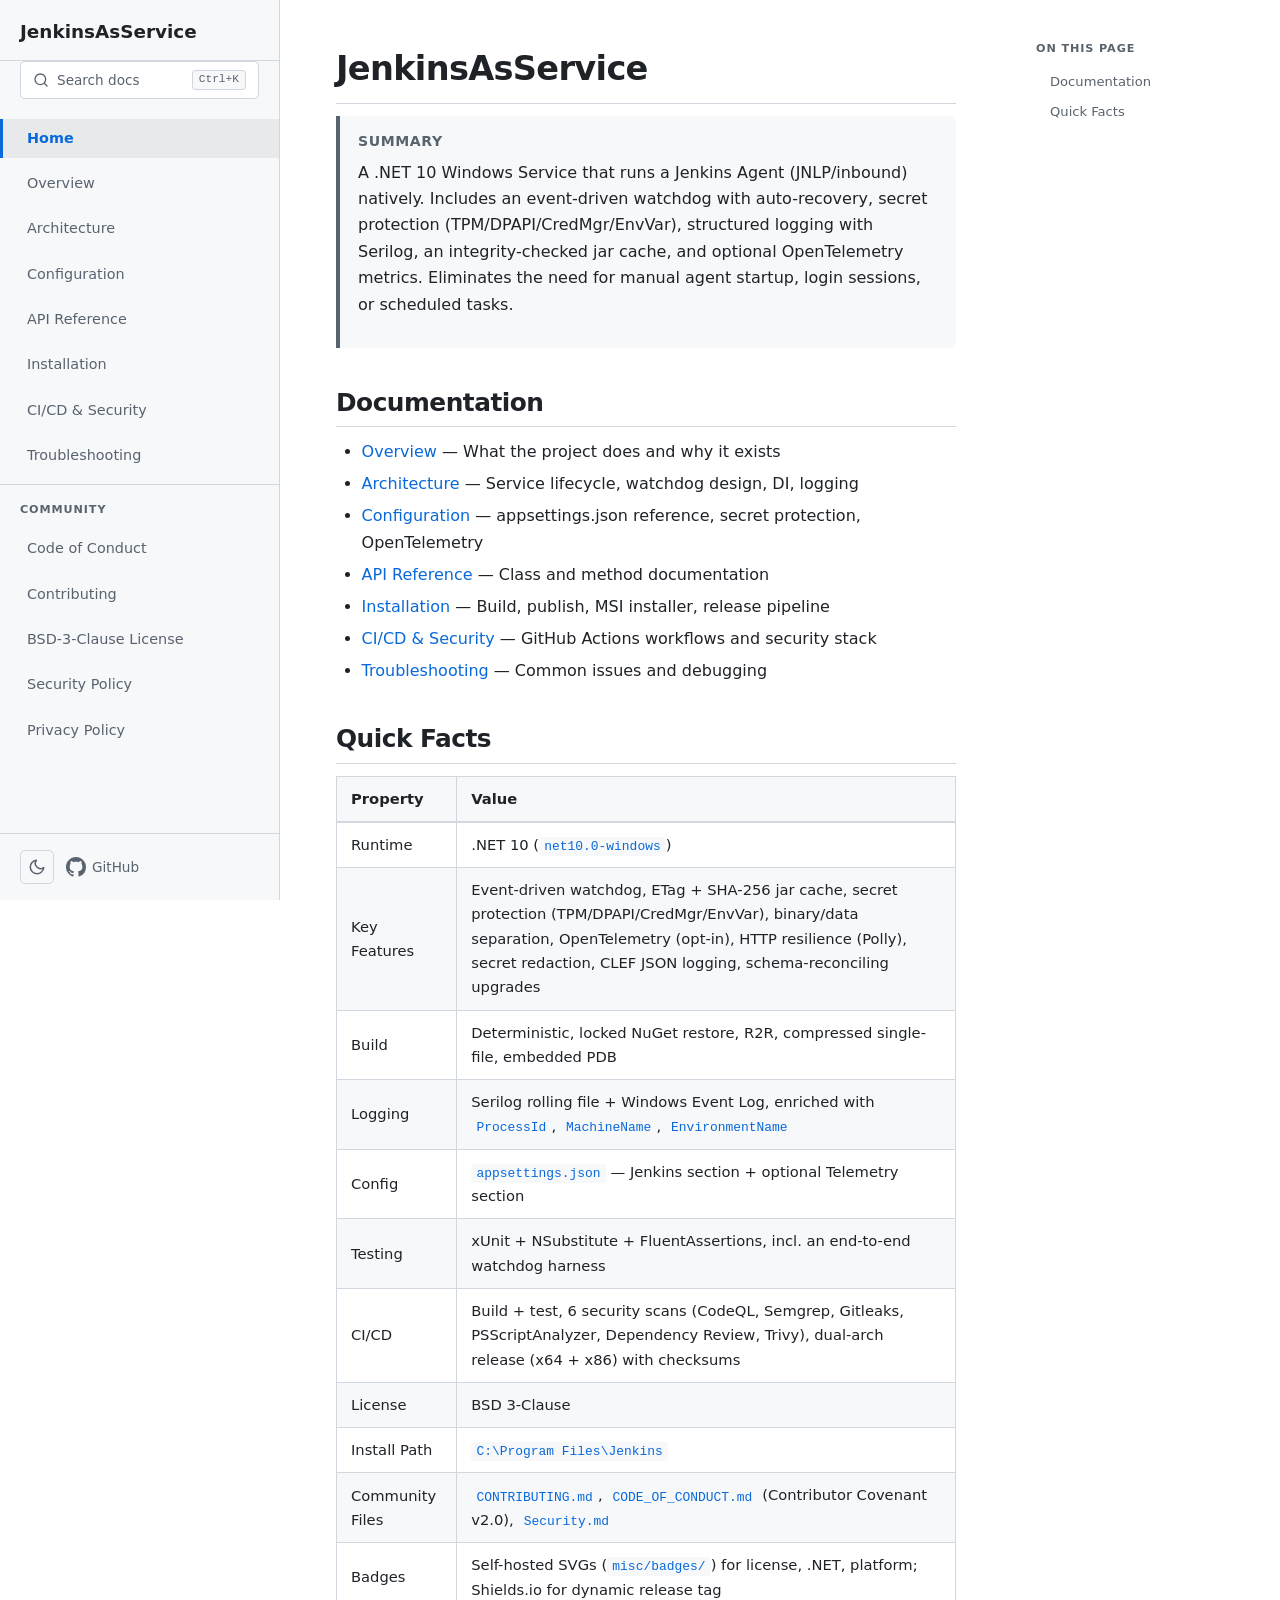
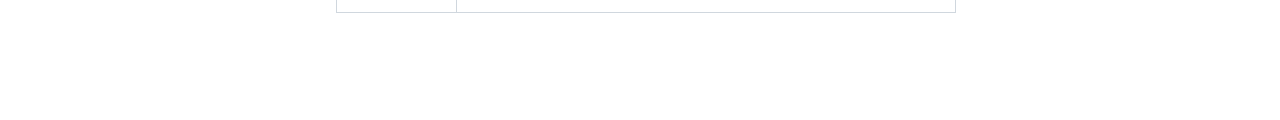
<file: docs/index.html>
<!DOCTYPE html>
<html lang="en" data-theme="dark">
<head>
  <meta charset="UTF-8">
  <meta name="viewport" content="width=device-width, initial-scale=1.0">
  <title>Home - JenkinsAsService</title>
  <link rel="stylesheet" href="styles.css">
</head>
<body>
  <div id="sidebar-overlay" class="sidebar-overlay"></div>

  <button id="hamburger" class="hamburger" aria-label="Toggle navigation" aria-expanded="false">
    <svg width="20" height="20" viewBox="0 0 24 24" fill="none" stroke="currentColor" stroke-width="2" stroke-linecap="round" stroke-linejoin="round"><line x1="3" y1="6" x2="21" y2="6"/><line x1="3" y1="12" x2="21" y2="12"/><line x1="3" y1="18" x2="21" y2="18"/></svg>
  </button>

  <nav id="sidebar" class="sidebar">
    <div class="sidebar-header">
      <a href="index.html" class="site-title">JenkinsAsService</a>
    </div>
    <button id="search-trigger" class="search-trigger" type="button">
      <svg width="16" height="16" viewBox="0 0 24 24" fill="none" stroke="currentColor" stroke-width="2" stroke-linecap="round" stroke-linejoin="round"><circle cx="11" cy="11" r="8"/><line x1="21" y1="21" x2="16.65" y2="16.65"/></svg>
      Search docs
      <kbd>Ctrl+K</kbd>
    </button>
    <ul class="sidebar-nav">
      <li><a href="index.html" class="active">Home</a></li>
      <li><a href="overview.html">Overview</a></li>
      <li><a href="architecture.html">Architecture</a></li>
      <li><a href="configuration.html">Configuration</a></li>
      <li><a href="api-reference.html">API Reference</a></li>
      <li><a href="installation.html">Installation</a></li>
      <li><a href="ci-cd.html">CI/CD &amp; Security</a></li>
      <li><a href="troubleshooting.html">Troubleshooting</a></li>
      <li class="nav-section">Community</li>
      <li><a href="https://github.com/EliorMachlev/JenkinsAsService/blob/main/CODE_OF_CONDUCT.md" target="_blank">Code of Conduct</a></li>
      <li><a href="https://github.com/EliorMachlev/JenkinsAsService/blob/main/CONTRIBUTING.md" target="_blank">Contributing</a></li>
      <li><a href="https://github.com/EliorMachlev/JenkinsAsService/blob/main/LICENSE" target="_blank">BSD-3-Clause License</a></li>
      <li><a href="https://github.com/EliorMachlev/JenkinsAsService/blob/main/Security.md" target="_blank">Security Policy</a></li>
      <li><a href="https://github.com/EliorMachlev/JenkinsAsService/blob/main/PRIVACY.md" target="_blank">Privacy Policy</a></li>    </ul>
    <div class="sidebar-footer">
      <button id="theme-toggle" class="theme-toggle" aria-label="Switch to light theme"></button>
      <a href="https://github.com/EliorMachlev/JenkinsAsService" class="github-link" target="_blank" rel="noopener noreferrer">
        <svg width="20" height="20" viewBox="0 0 16 16" fill="currentColor"><path d="M8 0C3.58 0 0 3.58 0 8c0 3.54 2.29 6.53 5.47 7.59.4.07.55-.17.55-.38 0-.19-.01-.82-.01-1.49-2.01.37-2.53-.49-2.69-.94-.09-.23-.48-.94-.82-1.13-.28-.15-.68-.52-.01-.53.63-.01 1.08.58 1.23.82.72 1.21 1.87.87 2.33.66.07-.52.28-.87.51-1.07-1.78-.2-3.64-.89-3.64-3.95 0-.87.31-1.59.82-2.15-.08-.2-.36-1.02.08-2.12 0 0 .67-.21 2.2.82.64-.18 1.32-.27 2-.27.68 0 1.36.09 2 .27 1.53-1.04 2.2-.82 2.2-.82.44 1.1.16 1.92.08 2.12.51.56.82 1.27.82 2.15 0 3.07-1.87 3.75-3.65 3.95.29.25.54.73.54 1.48 0 1.07-.01 1.93-.01 2.2 0 .21.15.46.55.38A8.013 8.013 0 0016 8c0-4.42-3.58-8-8-8z"/></svg>
        GitHub
      </a>
    </div>
  </nav>

  <main class="content">
    <h1>JenkinsAsService</h1>

    <div class="callout callout-summary">
      <div class="callout-title">Summary</div>
      <p>A .NET 10 Windows Service that runs a Jenkins Agent (JNLP/inbound) natively. Includes an event-driven watchdog with auto-recovery, secret protection (TPM/DPAPI/CredMgr/EnvVar), structured logging with Serilog, an integrity-checked jar cache, and optional OpenTelemetry metrics. Eliminates the need for manual agent startup, login sessions, or scheduled tasks.</p>
    </div>

    <h2 id="documentation">Documentation</h2>

    <ul>
      <li><a href="overview.html">Overview</a> &mdash; What the project does and why it exists</li>
      <li><a href="architecture.html">Architecture</a> &mdash; Service lifecycle, watchdog design, DI, logging</li>
      <li><a href="configuration.html">Configuration</a> &mdash; appsettings.json reference, secret protection, OpenTelemetry</li>
      <li><a href="api-reference.html">API Reference</a> &mdash; Class and method documentation</li>
      <li><a href="installation.html">Installation</a> &mdash; Build, publish, MSI installer, release pipeline</li>
      <li><a href="ci-cd.html">CI/CD &amp; Security</a> &mdash; GitHub Actions workflows and security stack</li>
      <li><a href="troubleshooting.html">Troubleshooting</a> &mdash; Common issues and debugging</li>
    </ul>

    <h2 id="quick-facts">Quick Facts</h2>

    <div class="table-wrap">
      <table>
        <thead>
          <tr>
            <th>Property</th>
            <th>Value</th>
          </tr>
        </thead>
        <tbody>
          <tr>
            <td>Runtime</td>
            <td>.NET 10 (<code>net10.0-windows</code>)</td>
          </tr>
          <tr>
            <td>Key Features</td>
            <td>Event-driven watchdog, ETag + SHA-256 jar cache, secret protection (TPM/DPAPI/CredMgr/EnvVar), binary/data separation, OpenTelemetry (opt-in), HTTP resilience (Polly), secret redaction, CLEF JSON logging, schema-reconciling upgrades</td>
          </tr>
          <tr>
            <td>Build</td>
            <td>Deterministic, locked NuGet restore, R2R, compressed single-file, embedded PDB</td>
          </tr>
          <tr>
            <td>Logging</td>
            <td>Serilog rolling file + Windows Event Log, enriched with <code>ProcessId</code>, <code>MachineName</code>, <code>EnvironmentName</code></td>
          </tr>
          <tr>
            <td>Config</td>
            <td><code>appsettings.json</code> &mdash; Jenkins section + optional Telemetry section</td>
          </tr>
          <tr>
            <td>Testing</td>
            <td>xUnit + NSubstitute + FluentAssertions, incl. an end-to-end watchdog harness</td>
          </tr>
          <tr>
            <td>CI/CD</td>
            <td>Build + test, 6 security scans (CodeQL, Semgrep, Gitleaks, PSScriptAnalyzer, Dependency Review, Trivy), dual-arch release (x64 + x86) with checksums</td>
          </tr>
          <tr>
            <td>License</td>
            <td>BSD 3-Clause</td>
          </tr>
          <tr>
            <td>Install Path</td>
            <td><code>C:\Program Files\Jenkins</code></td>
          </tr>
          <tr>
            <td>Community Files</td>
            <td><code>CONTRIBUTING.md</code>, <code>CODE_OF_CONDUCT.md</code> (Contributor Covenant v2.0), <code>Security.md</code></td>
          </tr>
          <tr>
            <td>Badges</td>
            <td>Self-hosted SVGs (<code>misc/badges/</code>) for license, .NET, platform; Shields.io for dynamic release tag</td>
          </tr>
        </tbody>
      </table>
    </div>
  </main>

  <aside class="toc">
    <div class="toc-title">On this page</div>
    <div id="toc-list"></div>
  </aside>

  <!-- Search overlay -->
  <div id="search-overlay" class="search-overlay">
    <div class="search-modal">
      <div class="search-input-wrap">
        <svg width="18" height="18" viewBox="0 0 24 24" fill="none" stroke="currentColor" stroke-width="2" stroke-linecap="round" stroke-linejoin="round"><circle cx="11" cy="11" r="8"/><line x1="21" y1="21" x2="16.65" y2="16.65"/></svg>
        <input id="search-input" class="search-input" type="text" placeholder="Search documentation..." autocomplete="off">
      </div>
      <div id="search-results" class="search-results"></div>
      <div class="search-footer">
        <span><kbd>Esc</kbd> to close</span>
        <span><kbd>&uarr;</kbd><kbd>&darr;</kbd> to navigate</span>
        <span><kbd>Enter</kbd> to select</span>
      </div>
    </div>
  </div>

  <script src="main.js"></script>
</body>
</html>
</file>
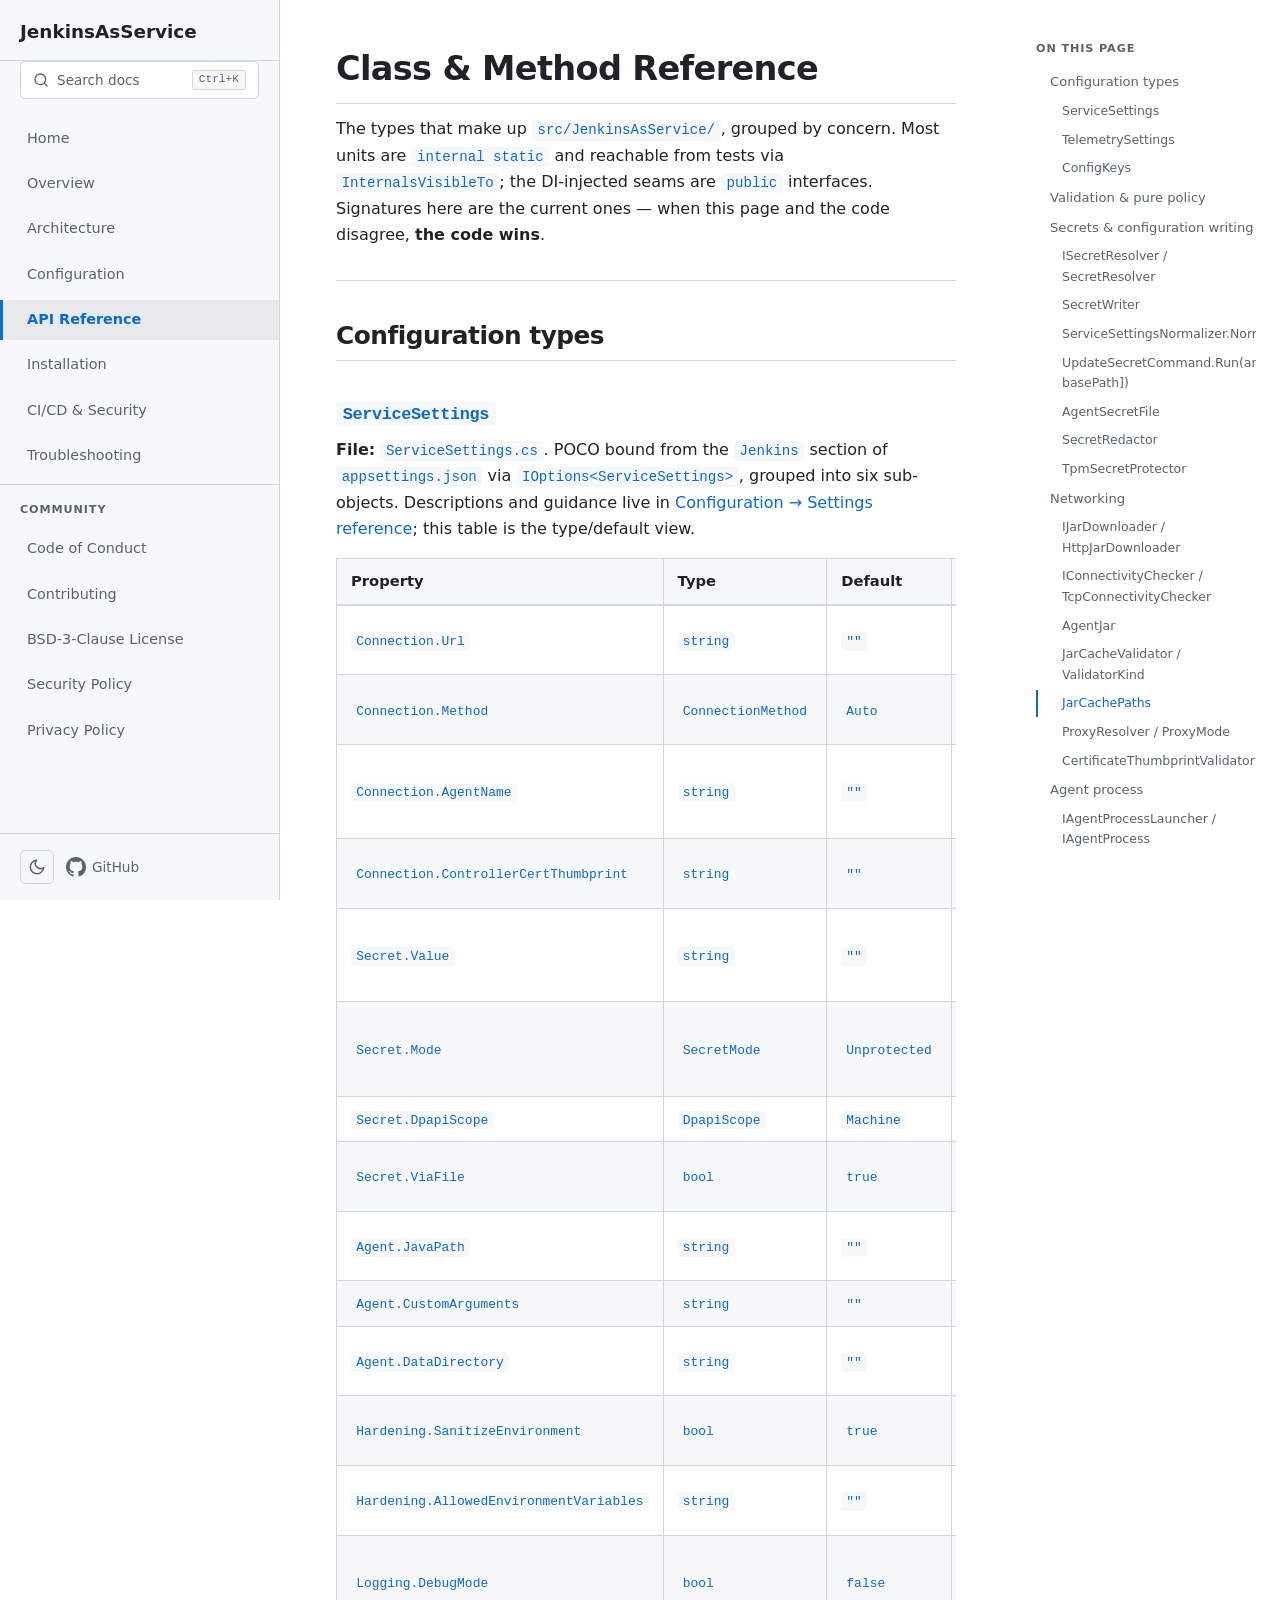
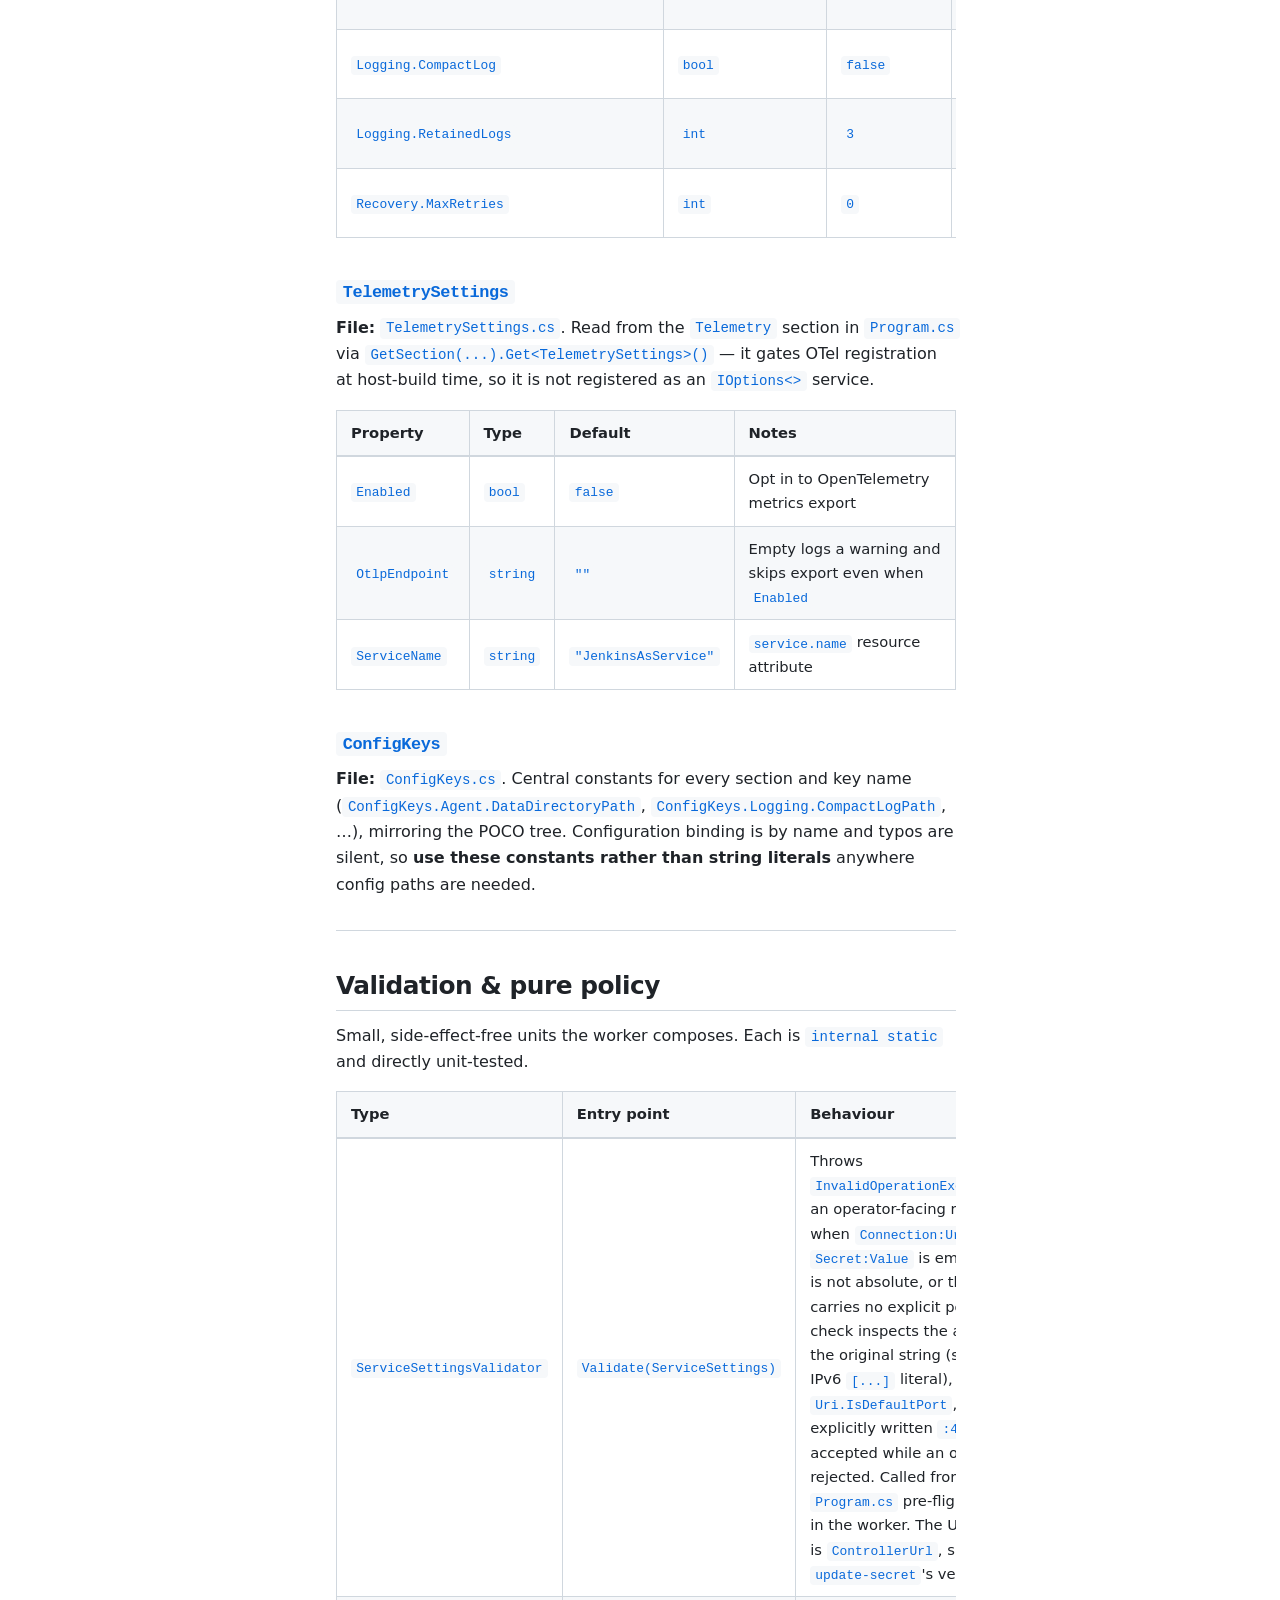
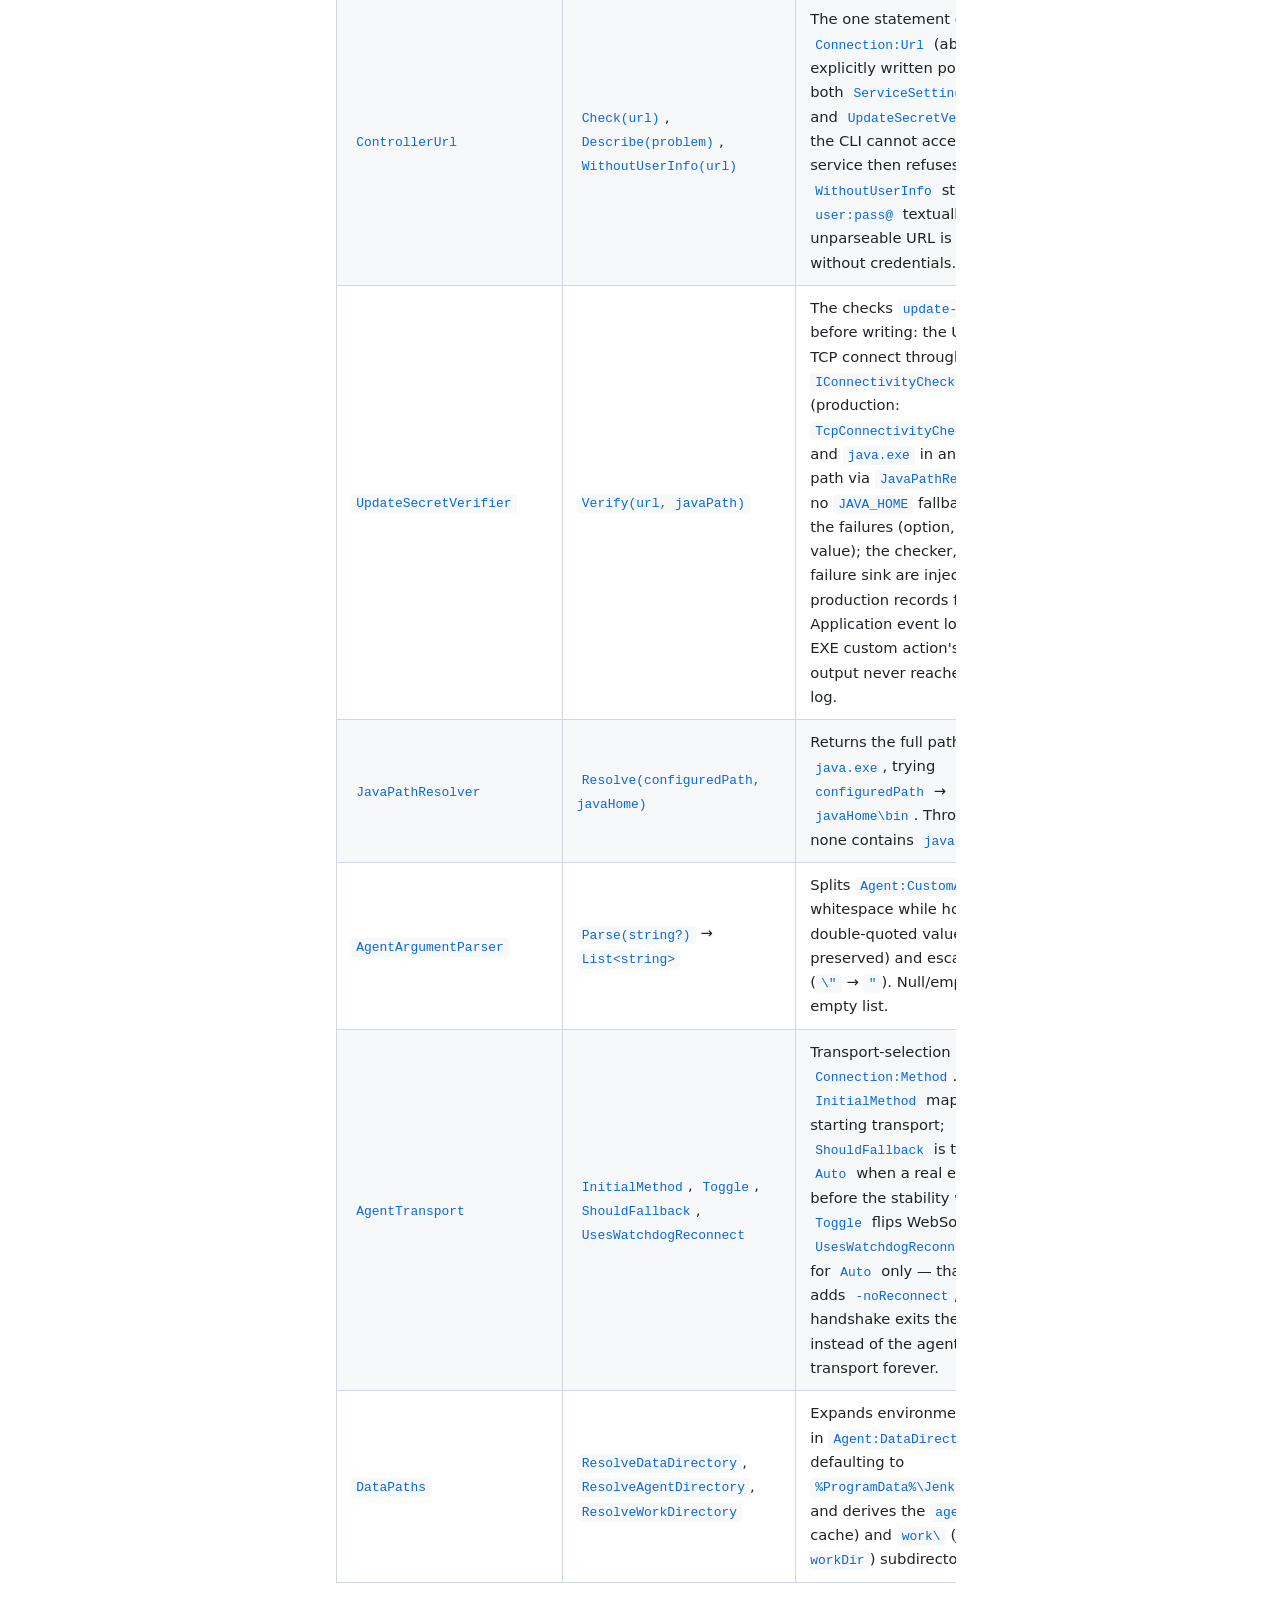
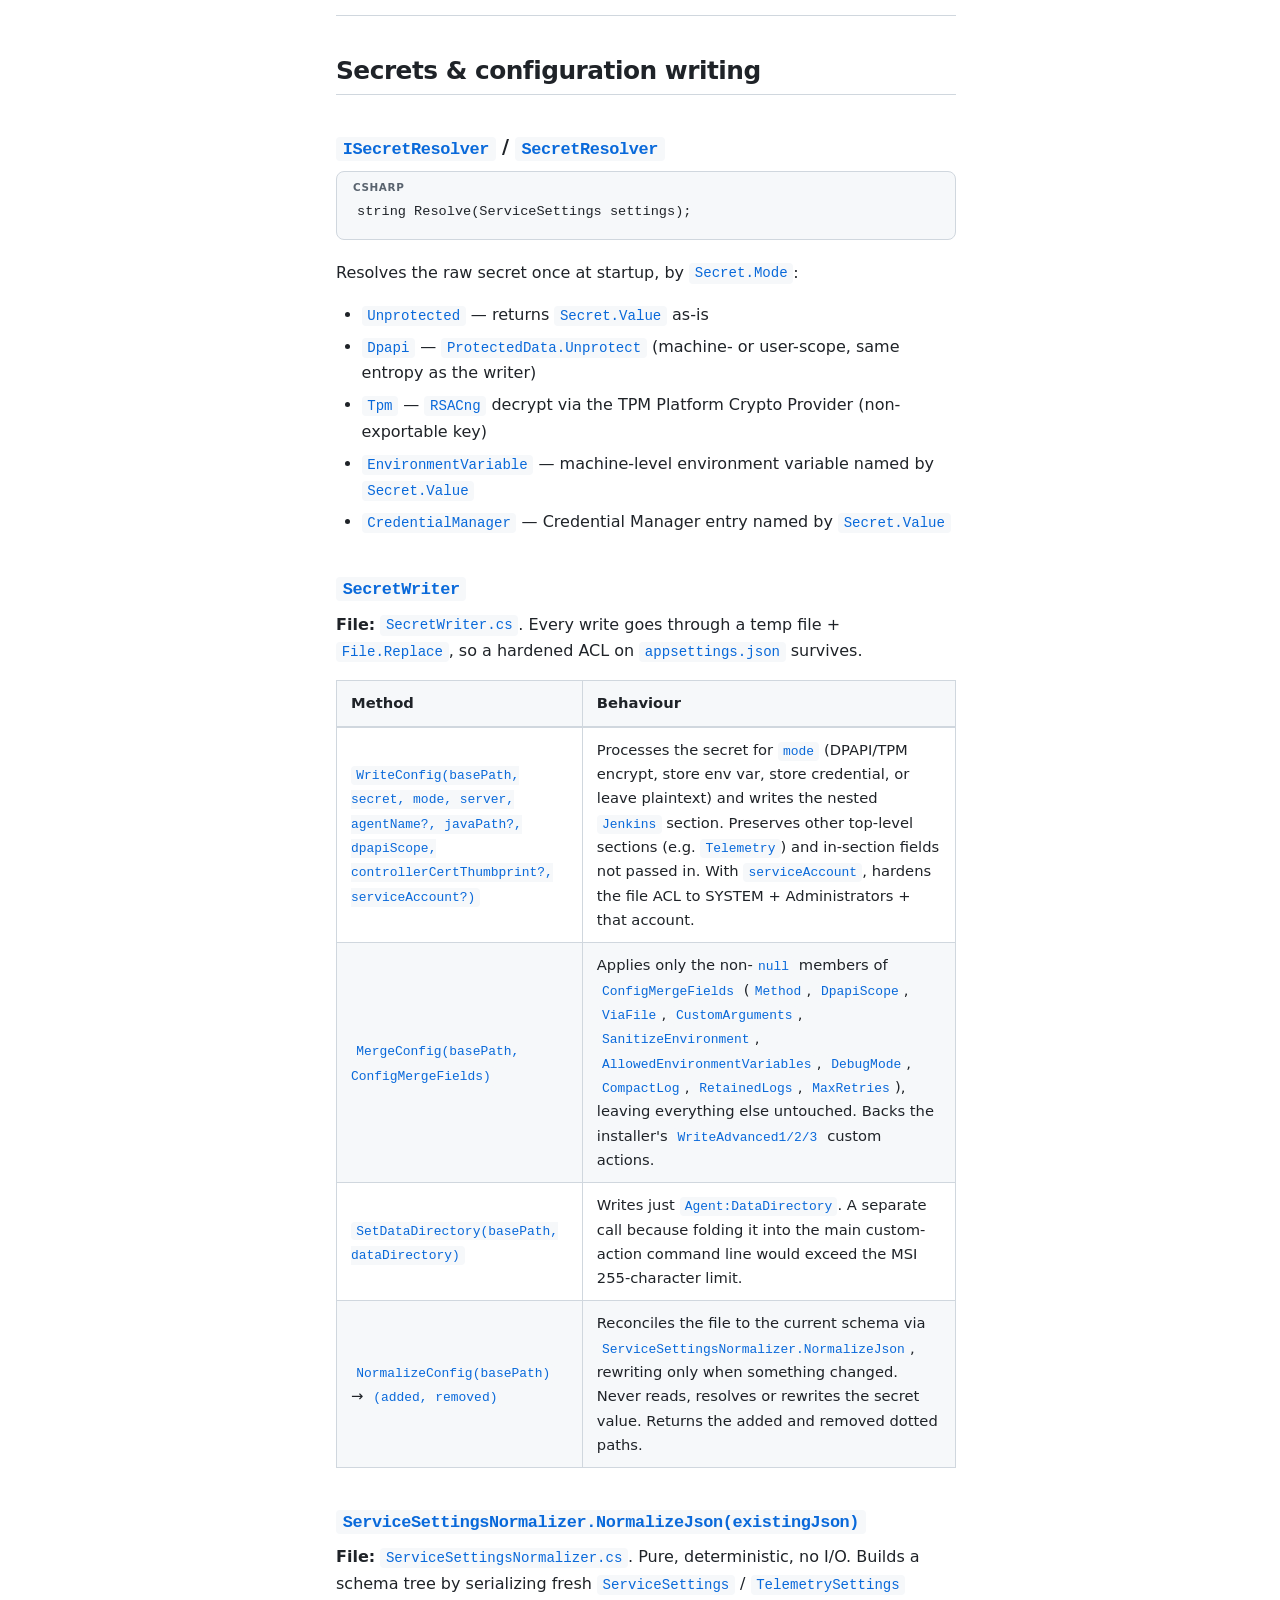
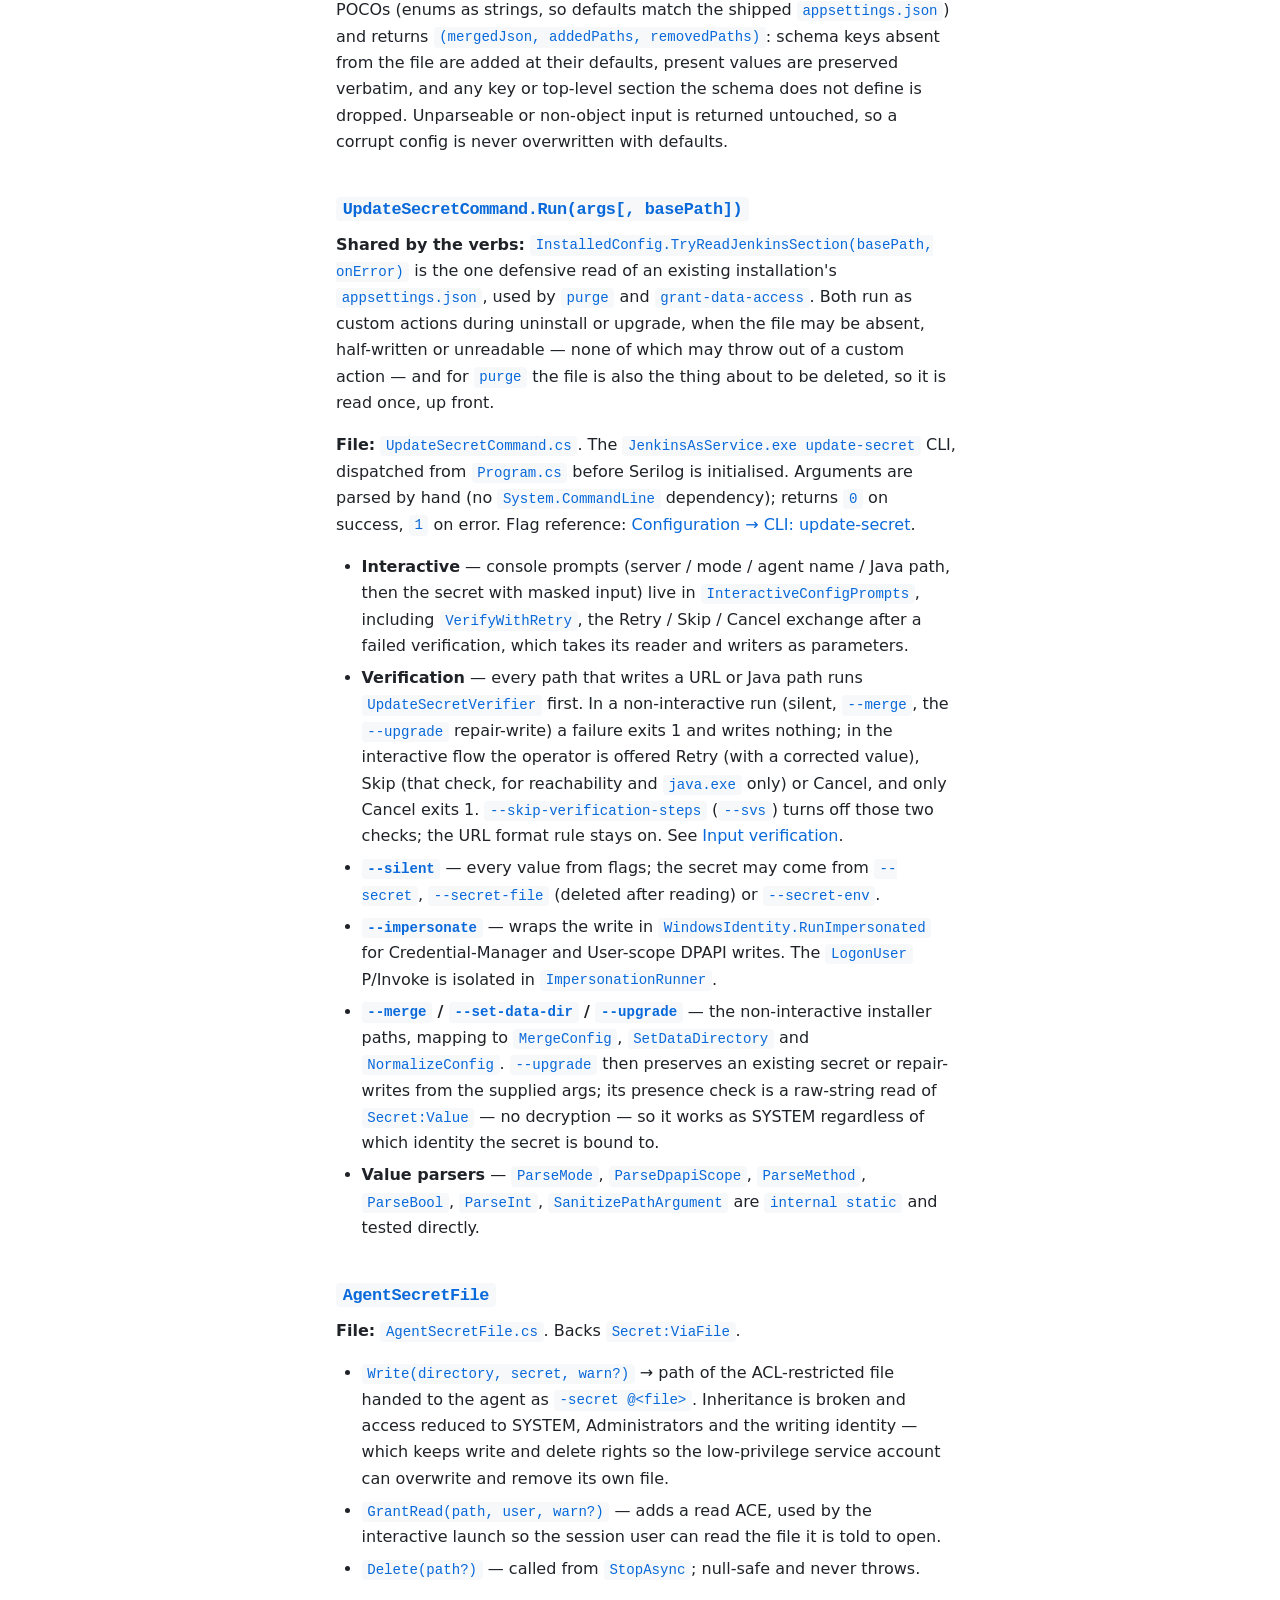
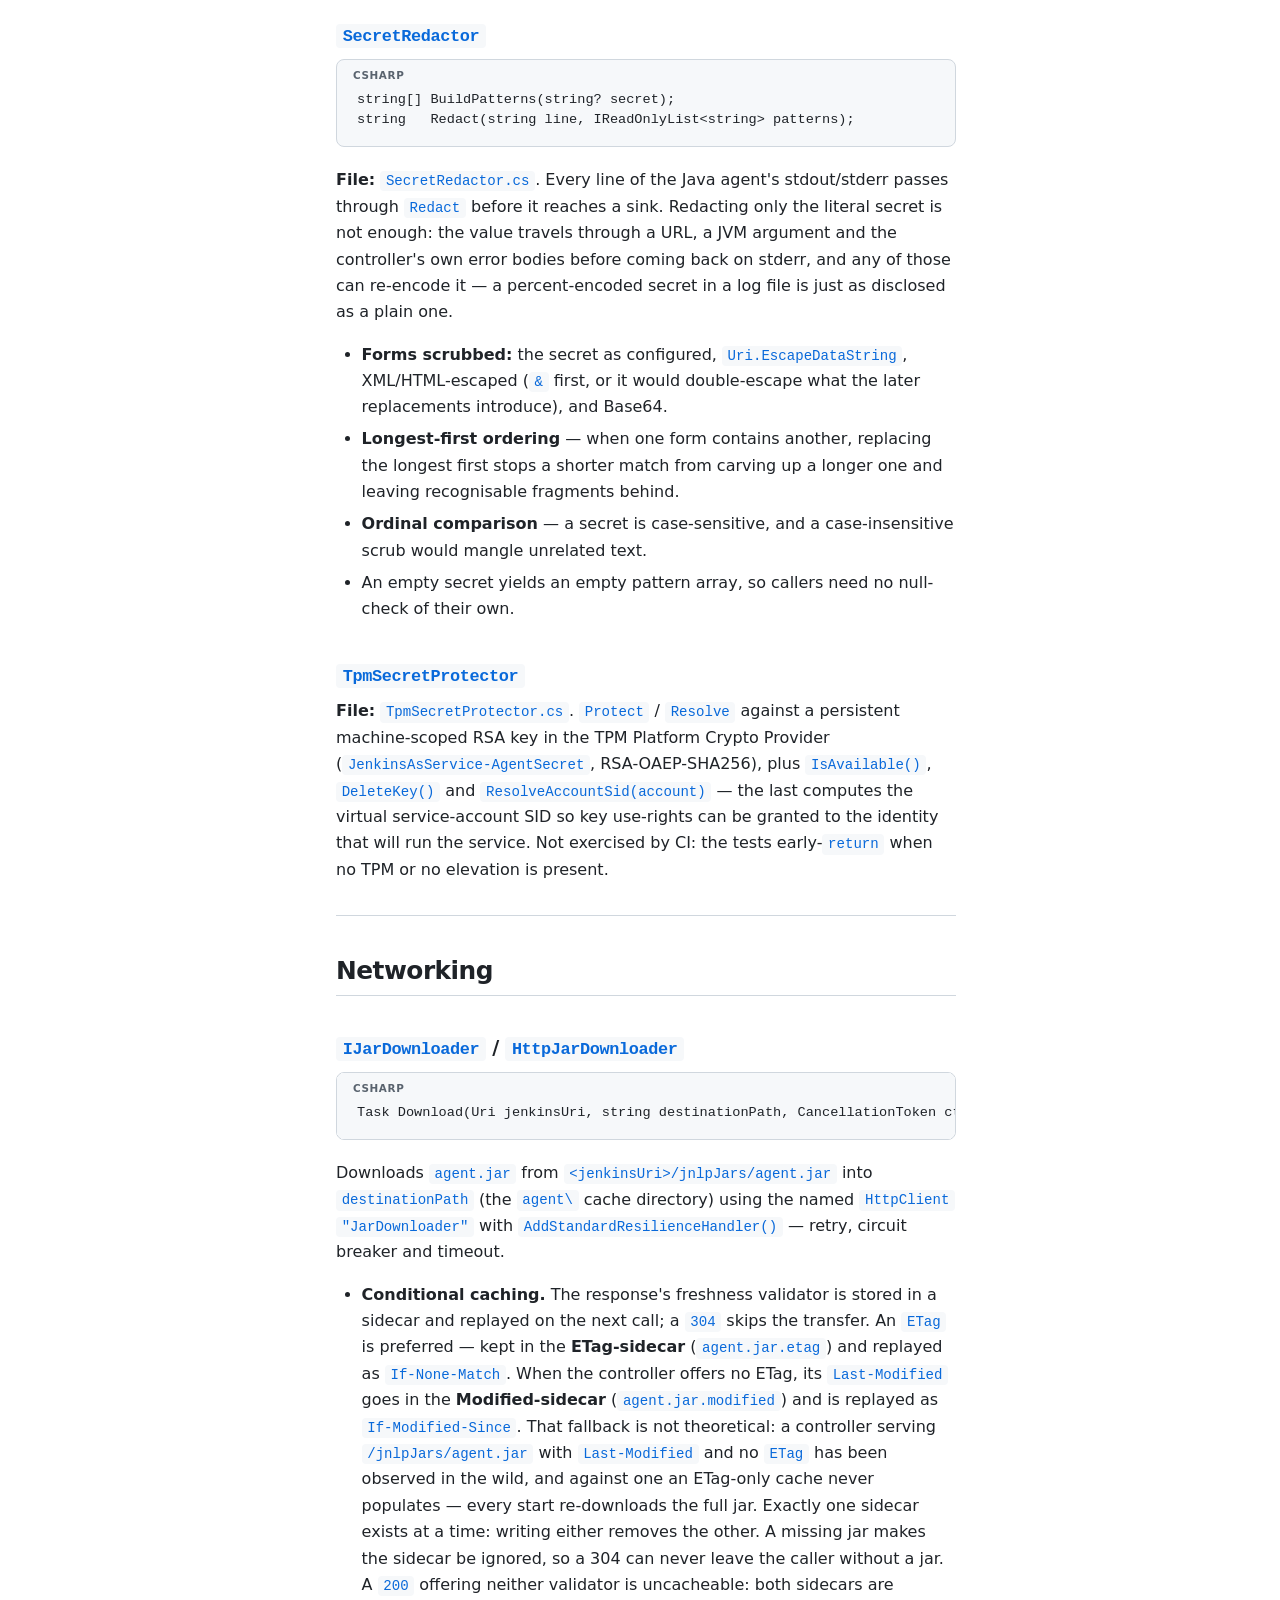
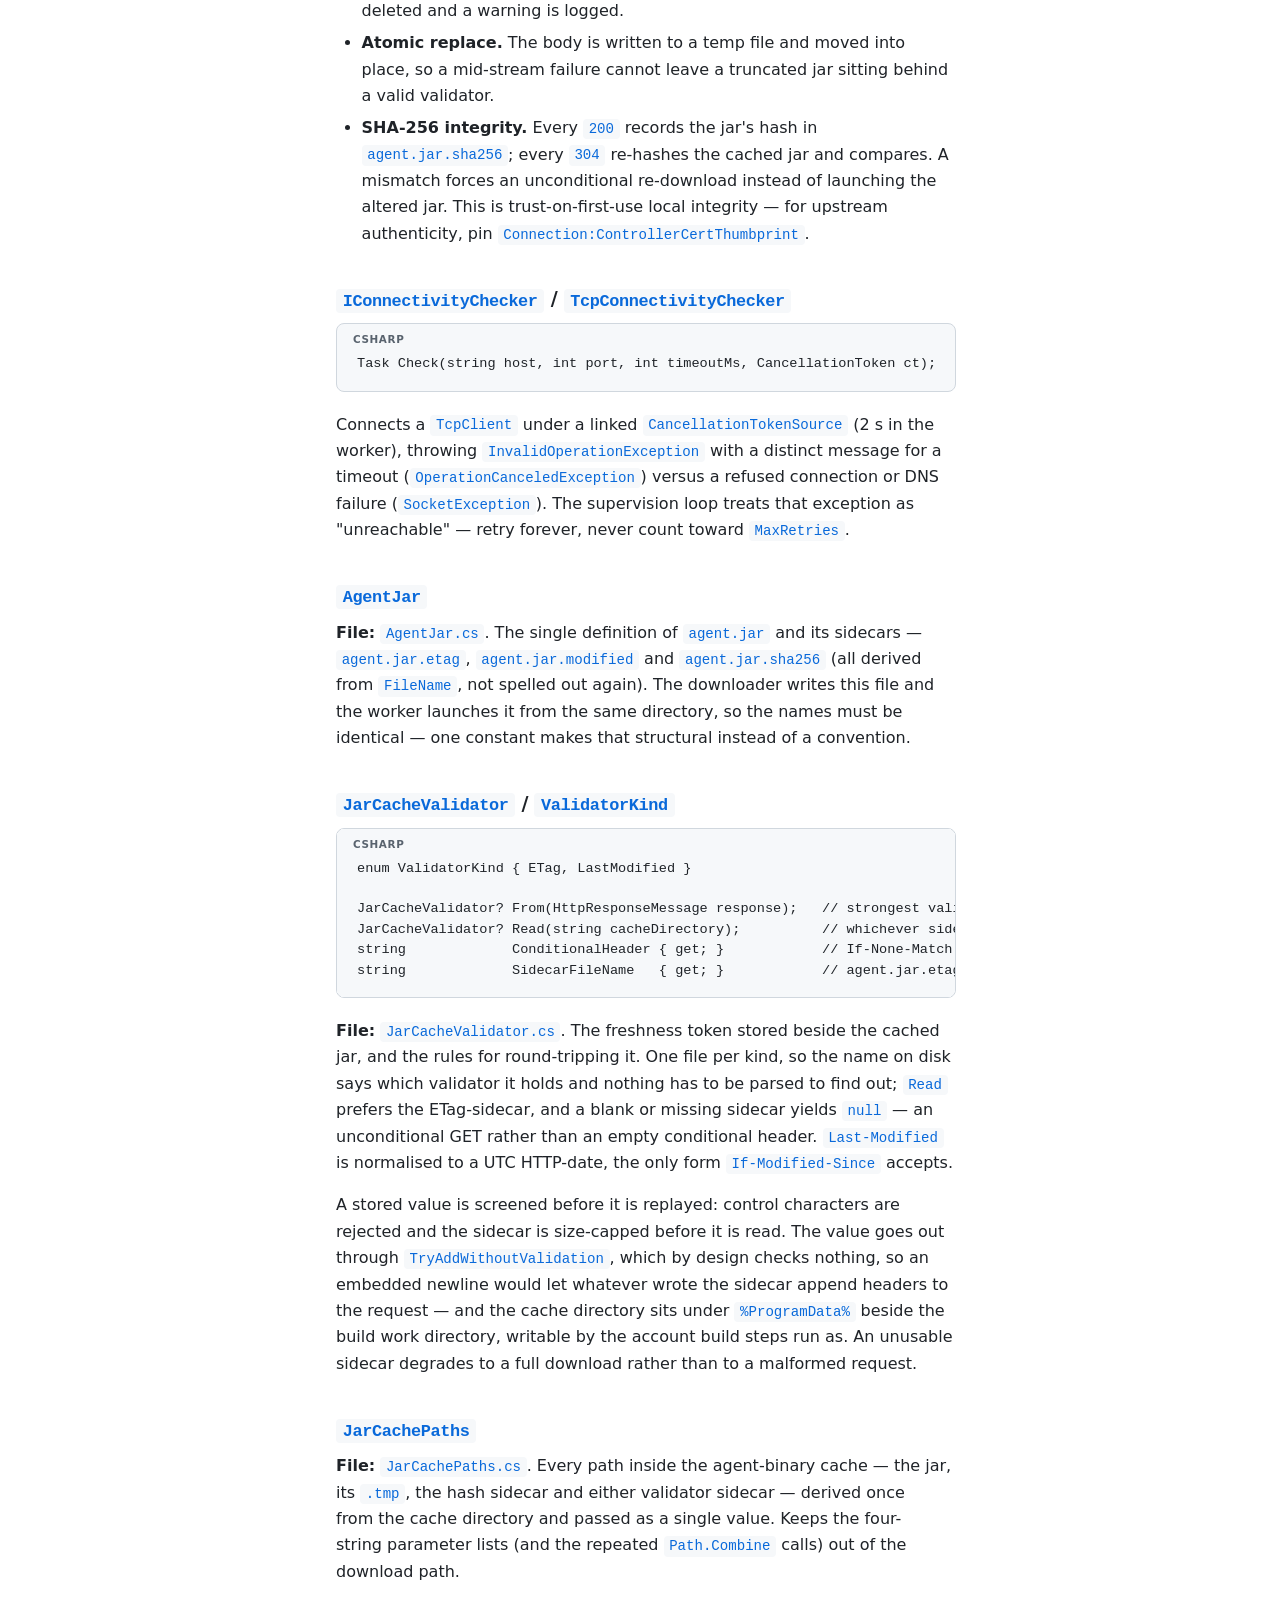
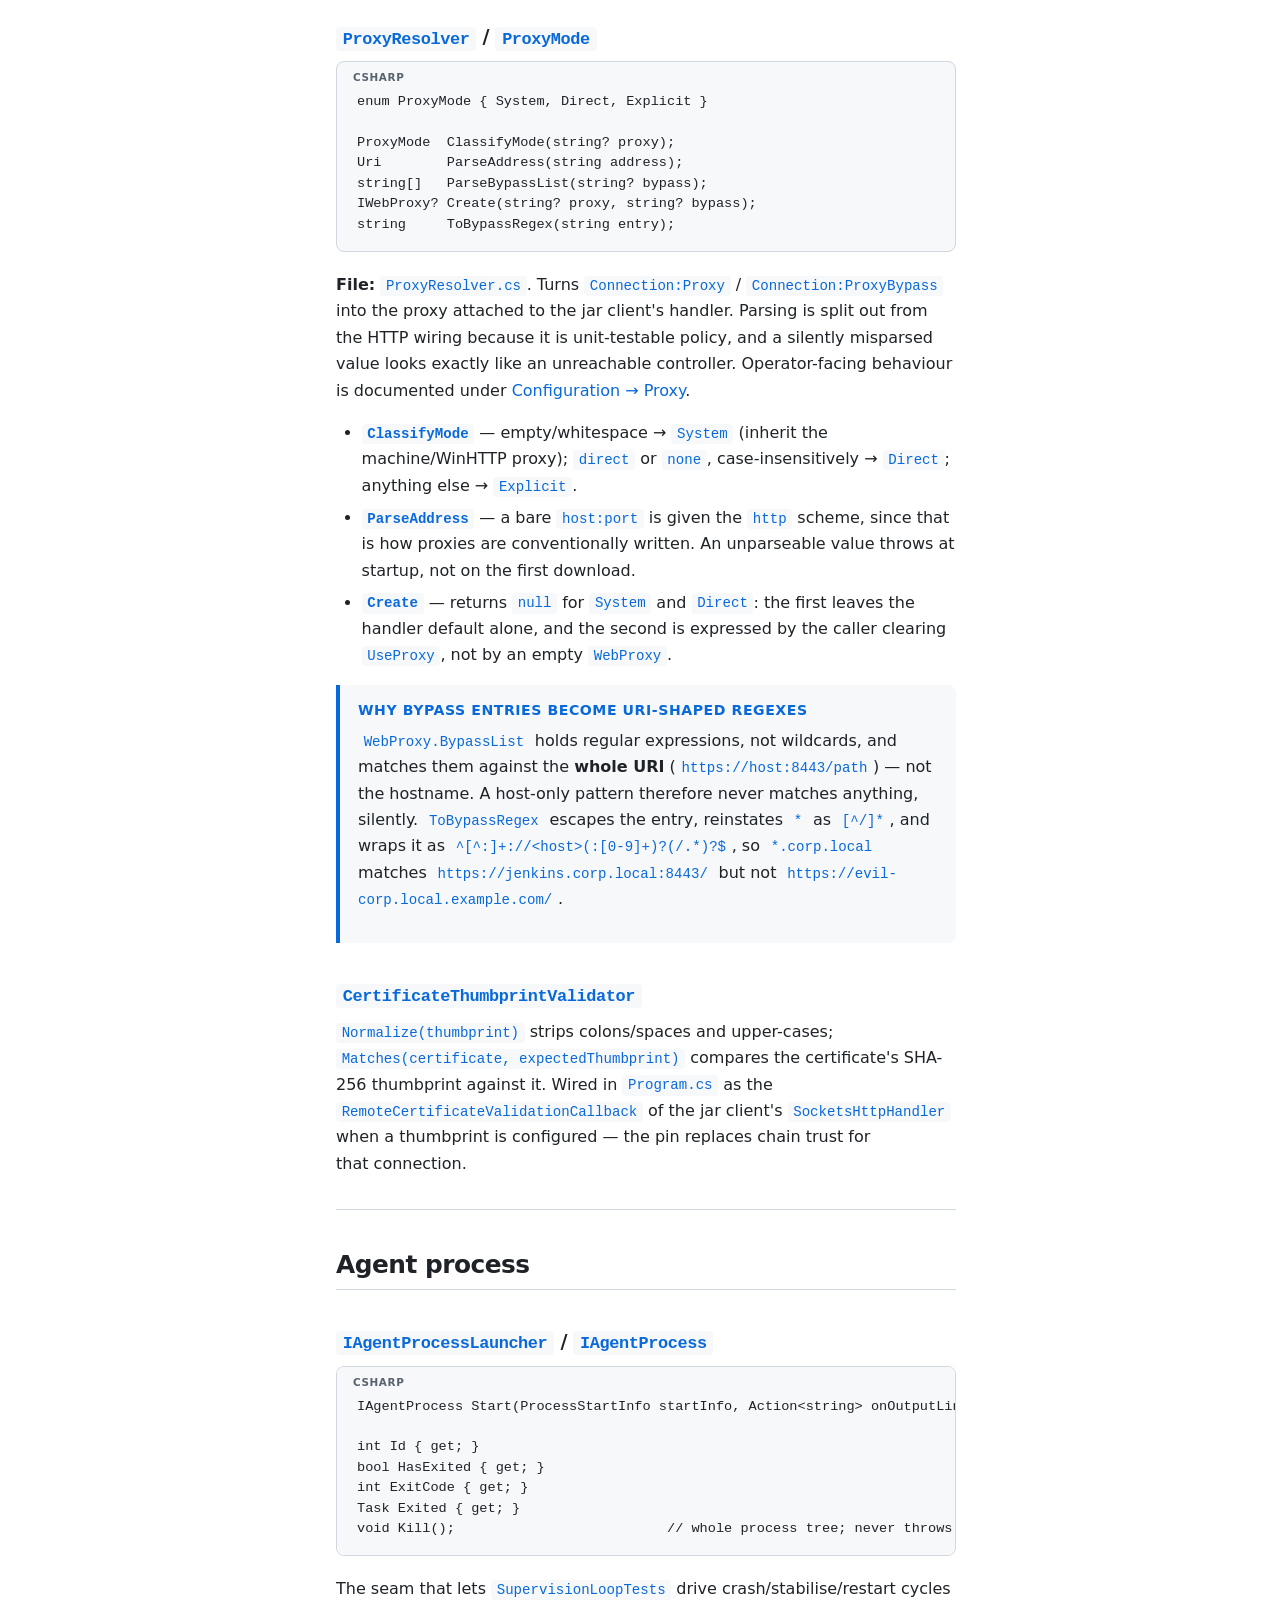
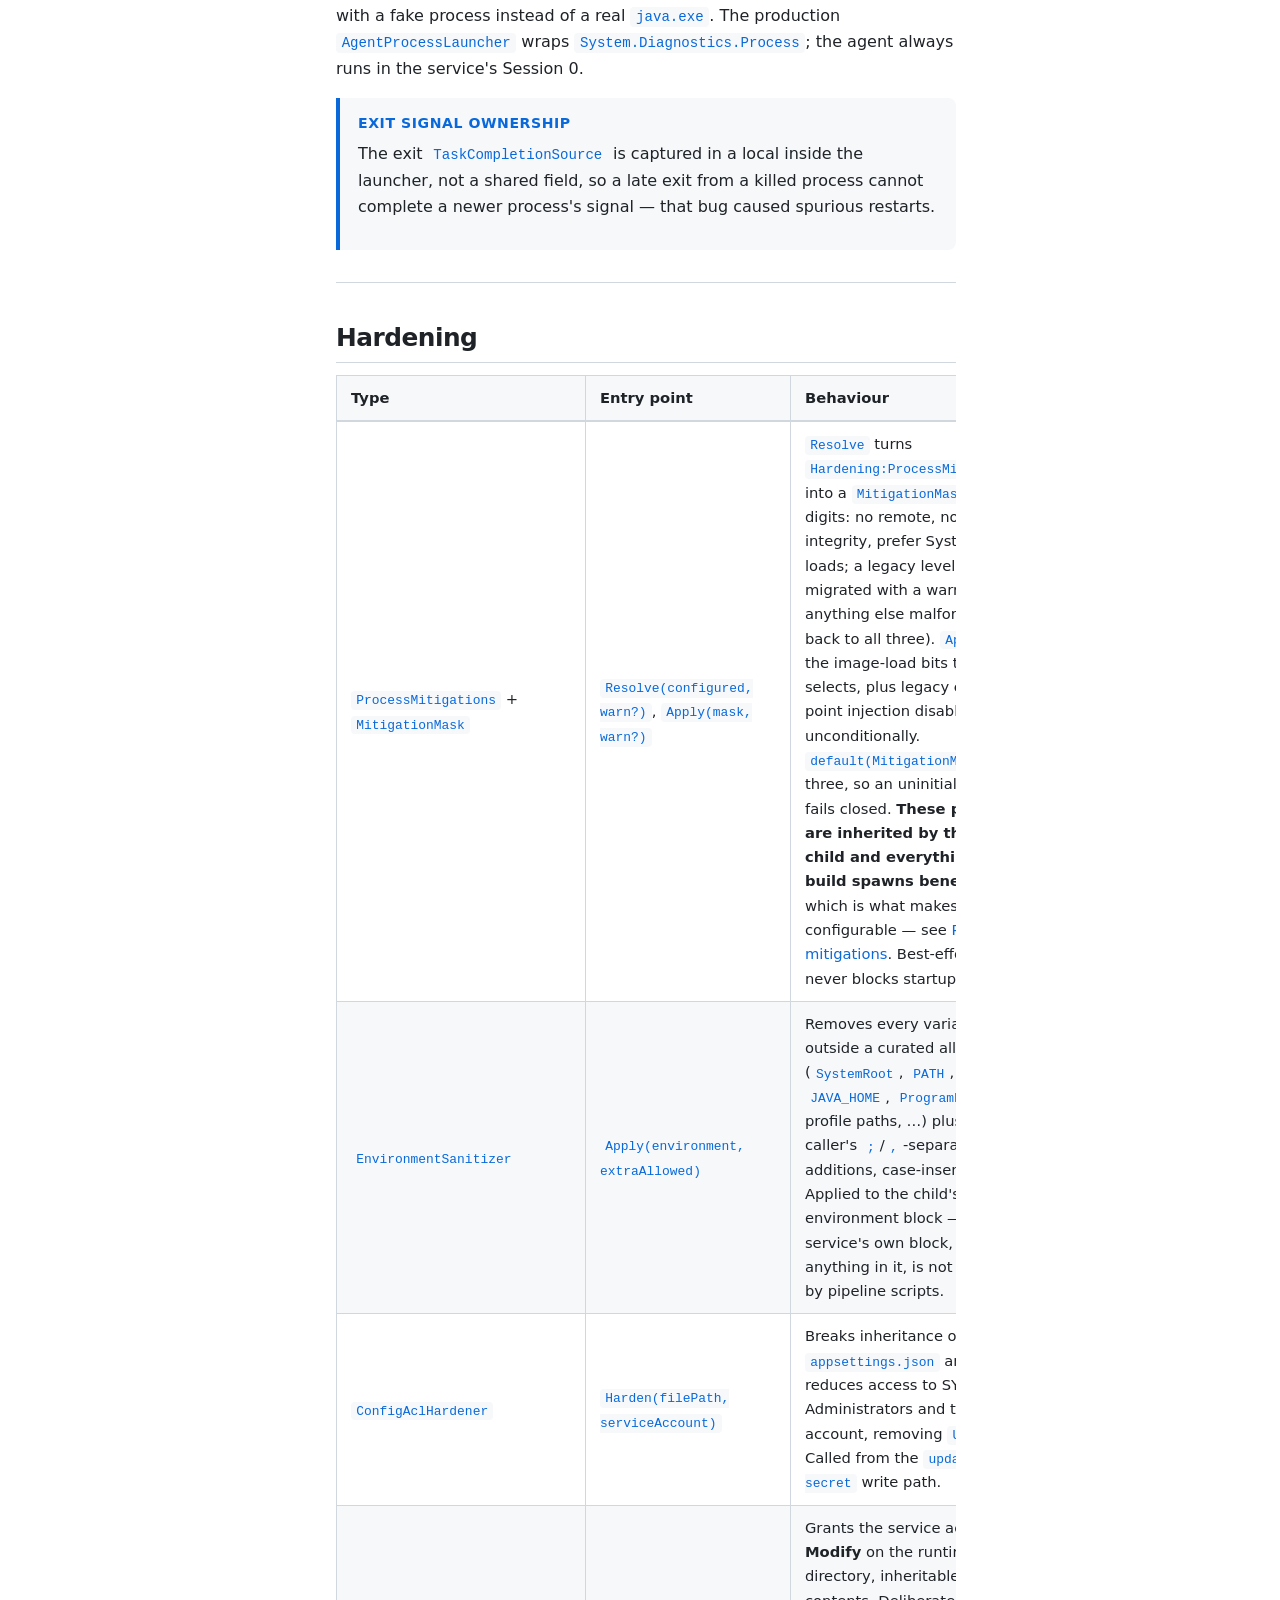
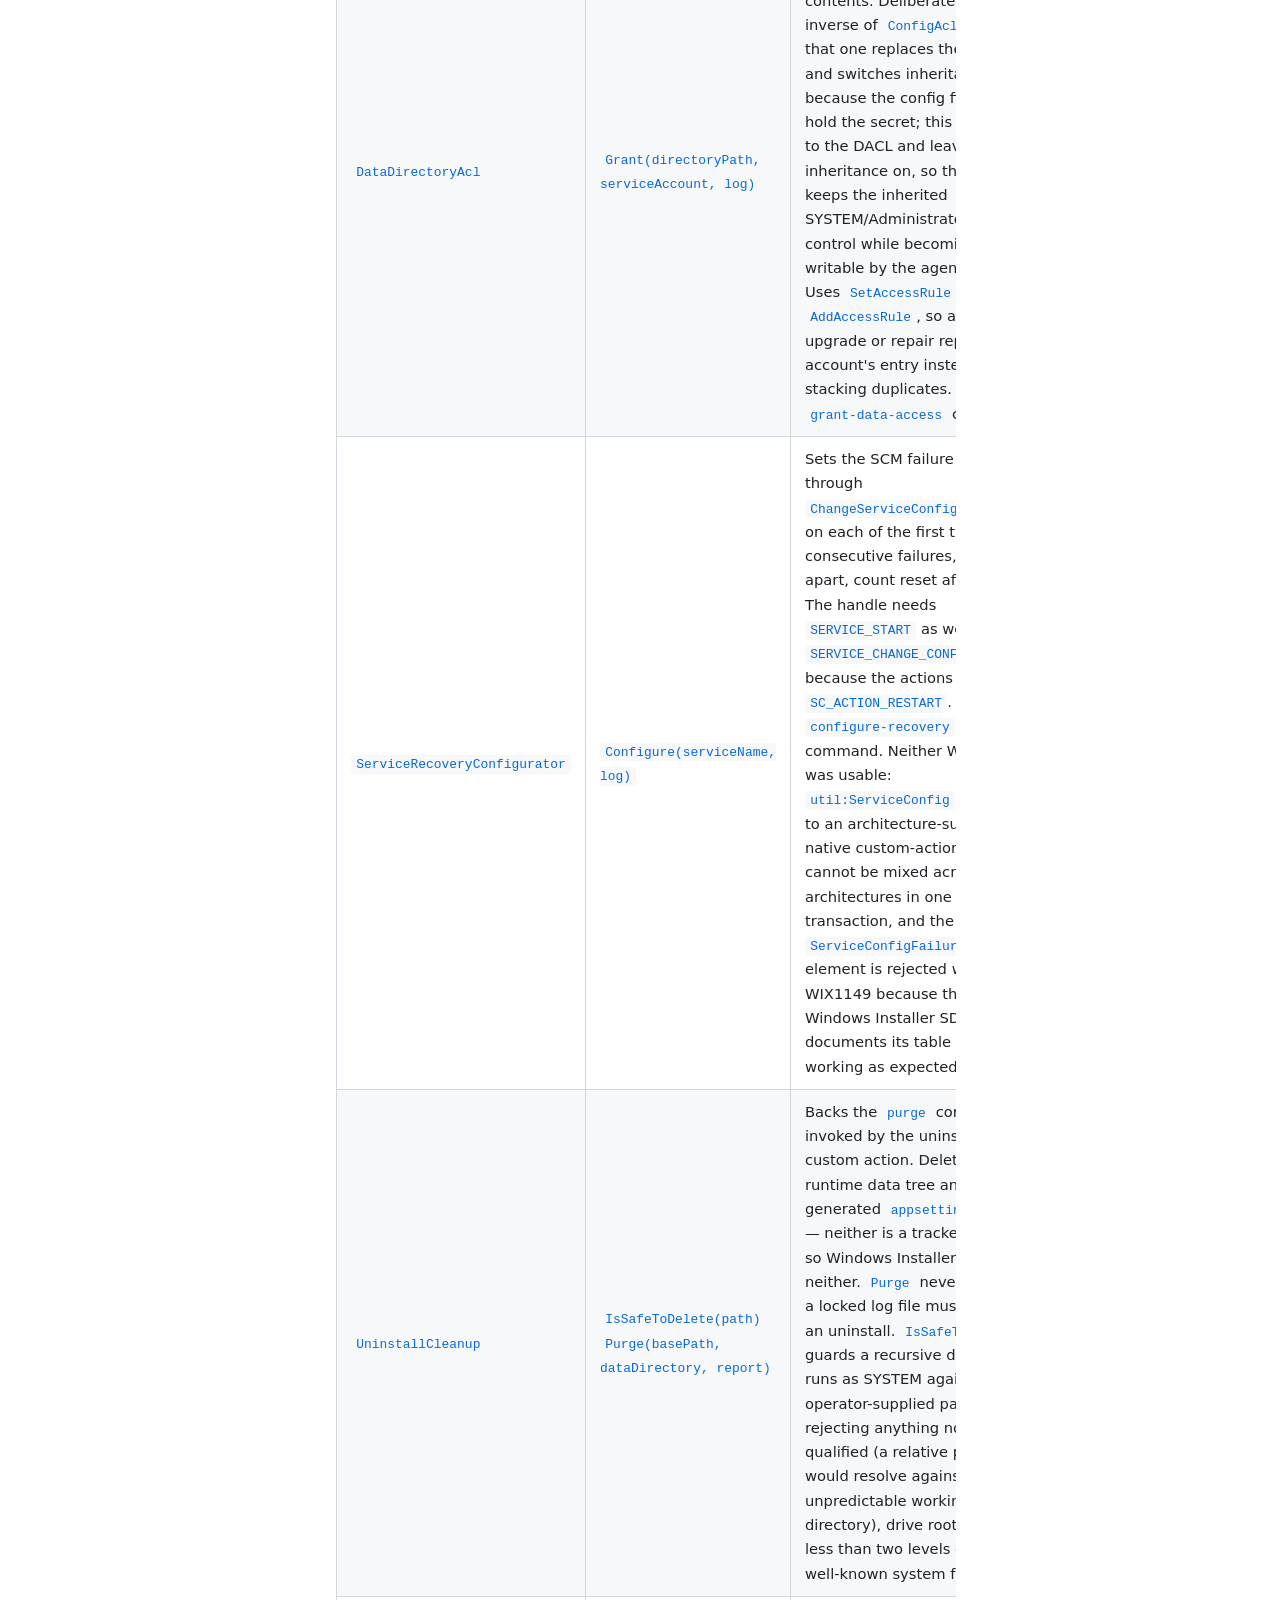
<file: docs/api-reference.html>
<!DOCTYPE html>
<html lang="en" data-theme="dark">
<head>
  <meta charset="UTF-8">
  <meta name="viewport" content="width=device-width, initial-scale=1.0">
  <title>API Reference - JenkinsAsService</title>
  <link rel="stylesheet" href="styles.css">
</head>
<body>
  <div id="sidebar-overlay" class="sidebar-overlay"></div>

  <button id="hamburger" class="hamburger" aria-label="Toggle navigation" aria-expanded="false">
    <svg width="20" height="20" viewBox="0 0 24 24" fill="none" stroke="currentColor" stroke-width="2" stroke-linecap="round" stroke-linejoin="round"><line x1="3" y1="6" x2="21" y2="6"/><line x1="3" y1="12" x2="21" y2="12"/><line x1="3" y1="18" x2="21" y2="18"/></svg>
  </button>

  <nav id="sidebar" class="sidebar">
    <div class="sidebar-header">
      <a href="index.html" class="site-title">JenkinsAsService</a>
    </div>
    <button id="search-trigger" class="search-trigger" type="button">
      <svg width="16" height="16" viewBox="0 0 24 24" fill="none" stroke="currentColor" stroke-width="2" stroke-linecap="round" stroke-linejoin="round"><circle cx="11" cy="11" r="8"/><line x1="21" y1="21" x2="16.65" y2="16.65"/></svg>
      Search docs
      <kbd>Ctrl+K</kbd>
    </button>
    <ul class="sidebar-nav">
      <li><a href="index.html">Home</a></li>
      <li><a href="overview.html">Overview</a></li>
      <li><a href="architecture.html">Architecture</a></li>
      <li><a href="configuration.html">Configuration</a></li>
      <li><a href="api-reference.html" class="active">API Reference</a></li>
      <li><a href="installation.html">Installation</a></li>
      <li><a href="ci-cd.html">CI/CD &amp; Security</a></li>
      <li><a href="troubleshooting.html">Troubleshooting</a></li>
      <li class="nav-section">Community</li>
      <li><a href="https://github.com/EliorMachlev/JenkinsAsService/blob/main/CODE_OF_CONDUCT.md" target="_blank">Code of Conduct</a></li>
      <li><a href="https://github.com/EliorMachlev/JenkinsAsService/blob/main/CONTRIBUTING.md" target="_blank">Contributing</a></li>
      <li><a href="https://github.com/EliorMachlev/JenkinsAsService/blob/main/LICENSE" target="_blank">BSD-3-Clause License</a></li>
      <li><a href="https://github.com/EliorMachlev/JenkinsAsService/blob/main/Security.md" target="_blank">Security Policy</a></li>
      <li><a href="https://github.com/EliorMachlev/JenkinsAsService/blob/main/PRIVACY.md" target="_blank">Privacy Policy</a></li>    </ul>
    <div class="sidebar-footer">
      <button id="theme-toggle" class="theme-toggle" aria-label="Switch to light theme"></button>
      <a href="https://github.com/EliorMachlev/JenkinsAsService" class="github-link" target="_blank" rel="noopener noreferrer">
        <svg width="20" height="20" viewBox="0 0 16 16" fill="currentColor"><path d="M8 0C3.58 0 0 3.58 0 8c0 3.54 2.29 6.53 5.47 7.59.4.07.55-.17.55-.38 0-.19-.01-.82-.01-1.49-2.01.37-2.53-.49-2.69-.94-.09-.23-.48-.94-.82-1.13-.28-.15-.68-.52-.01-.53.63-.01 1.08.58 1.23.82.72 1.21 1.87.87 2.33.66.07-.52.28-.87.51-1.07-1.78-.2-3.64-.89-3.64-3.95 0-.87.31-1.59.82-2.15-.08-.2-.36-1.02.08-2.12 0 0 .67-.21 2.2.82.64-.18 1.32-.27 2-.27.68 0 1.36.09 2 .27 1.53-1.04 2.2-.82 2.2-.82.44 1.1.16 1.92.08 2.12.51.56.82 1.27.82 2.15 0 3.07-1.87 3.75-3.65 3.95.29.25.54.73.54 1.48 0 1.07-.01 1.93-.01 2.2 0 .21.15.46.55.38A8.013 8.013 0 0016 8c0-4.42-3.58-8-8-8z"/></svg>
        GitHub
      </a>
    </div>
  </nav>

  <main class="content">
    <h1>Class &amp; Method Reference</h1>
    <p>The types that make up <code>src/JenkinsAsService/</code>, grouped by concern. Most units are <code>internal static</code> and reachable from tests via <code>InternalsVisibleTo</code>; the DI-injected seams are <code>public</code> interfaces. Signatures here are the current ones &mdash; when this page and the code disagree, <strong>the code wins</strong>.</p>

    <hr>

    <h2 id="configuration-types">Configuration types</h2>

    <h3 id="servicesettings"><code>ServiceSettings</code></h3>
    <p><strong>File:</strong> <code>ServiceSettings.cs</code>. POCO bound from the <code>Jenkins</code> section of <code>appsettings.json</code> via <code>IOptions&lt;ServiceSettings&gt;</code>, grouped into six sub-objects. Descriptions and guidance live in <a href="configuration.html#settings-reference">Configuration &rarr; Settings reference</a>; this table is the type/default view.</p>

    <div class="table-wrap">
      <table>
        <thead>
          <tr>
            <th>Property</th>
            <th>Type</th>
            <th>Default</th>
            <th>Notes</th>
          </tr>
        </thead>
        <tbody>
          <tr><td><code>Connection.Url</code></td><td><code>string</code></td><td><code>""</code></td><td>Required; must carry an explicit port</td></tr>
          <tr><td><code>Connection.Method</code></td><td><code>ConnectionMethod</code></td><td><code>Auto</code></td><td><code>Auto</code> / <code>WebSocket</code> / <code>Https</code> (direct TCP inbound)</td></tr>
          <tr><td><code>Connection.AgentName</code></td><td><code>string</code></td><td><code>""</code></td><td>Empty resolves to <code>Environment.MachineName</code> at startup</td></tr>
          <tr><td><code>Connection.ControllerCertThumbprint</code></td><td><code>string</code></td><td><code>""</code></td><td>SHA-256 pin for the <code>agent.jar</code> download</td></tr>
          <tr><td><code>Secret.Value</code></td><td><code>string</code></td><td><code>""</code></td><td>Required; secret, ciphertext, env-var name or credential target per <code>Mode</code></td></tr>
          <tr><td><code>Secret.Mode</code></td><td><code>SecretMode</code></td><td><code>Unprotected</code></td><td><code>Unprotected</code> / <code>Dpapi</code> / <code>Tpm</code> / <code>EnvironmentVariable</code> / <code>CredentialManager</code></td></tr>
          <tr><td><code>Secret.DpapiScope</code></td><td><code>DpapiScope</code></td><td><code>Machine</code></td><td>Used only when <code>Mode</code> is <code>Dpapi</code></td></tr>
          <tr><td><code>Secret.ViaFile</code></td><td><code>bool</code></td><td><code>true</code></td><td>Pass the secret as <code>-secret @&lt;file&gt;</code></td></tr>
          <tr><td><code>Agent.JavaPath</code></td><td><code>string</code></td><td><code>""</code></td><td>JDK <code>bin</code> folder; empty falls back to <code>JAVA_HOME</code></td></tr>
          <tr><td><code>Agent.CustomArguments</code></td><td><code>string</code></td><td><code>""</code></td><td>Split by <code>AgentArgumentParser</code></td></tr>
          <tr><td><code>Agent.DataDirectory</code></td><td><code>string</code></td><td><code>""</code></td><td>Empty resolves to <code>%ProgramData%\JenkinsAsService</code></td></tr>
          <tr><td><code>Hardening.SanitizeEnvironment</code></td><td><code>bool</code></td><td><code>true</code></td><td>Deny-by-default environment for the agent child</td></tr>
          <tr><td><code>Hardening.AllowedEnvironmentVariables</code></td><td><code>string</code></td><td><code>""</code></td><td><code>;</code>/<code>,</code>-separated extra names, case-insensitive</td></tr>
          <tr><td><code>Logging.DebugMode</code></td><td><code>bool</code></td><td><code>false</code></td><td>Serilog minimum level <code>Debug</code>; re-read while running via <a href="#loglevelcontroller"><code>LogLevelController</code></a></td></tr>
          <tr><td><code>Logging.CompactLog</code></td><td><code>bool</code></td><td><code>false</code></td><td>CLEF JSON (<code>agent.clef</code>) instead of <code>agent.log</code></td></tr>
          <tr><td><code>Logging.RetainedLogs</code></td><td><code>int</code></td><td><code>3</code></td><td>Rolled files kept; oldest permanently deleted</td></tr>
          <tr><td><code>Recovery.MaxRetries</code></td><td><code>int</code></td><td><code>0</code></td><td>Consecutive <em>crashes</em> before give-up; <code>0</code> = infinite</td></tr>
        </tbody>
      </table>
    </div>

    <h3 id="telemetrysettings"><code>TelemetrySettings</code></h3>
    <p><strong>File:</strong> <code>TelemetrySettings.cs</code>. Read from the <code>Telemetry</code> section in <code>Program.cs</code> via <code>GetSection(...).Get&lt;TelemetrySettings&gt;()</code> &mdash; it gates OTel registration at host-build time, so it is not registered as an <code>IOptions&lt;&gt;</code> service.</p>
    <div class="table-wrap">
      <table>
        <thead>
          <tr><th>Property</th><th>Type</th><th>Default</th><th>Notes</th></tr>
        </thead>
        <tbody>
          <tr><td><code>Enabled</code></td><td><code>bool</code></td><td><code>false</code></td><td>Opt in to OpenTelemetry metrics export</td></tr>
          <tr><td><code>OtlpEndpoint</code></td><td><code>string</code></td><td><code>""</code></td><td>Empty logs a warning and skips export even when <code>Enabled</code></td></tr>
          <tr><td><code>ServiceName</code></td><td><code>string</code></td><td><code>"JenkinsAsService"</code></td><td><code>service.name</code> resource attribute</td></tr>
        </tbody>
      </table>
    </div>

    <h3 id="configkeys"><code>ConfigKeys</code></h3>
    <p><strong>File:</strong> <code>ConfigKeys.cs</code>. Central constants for every section and key name (<code>ConfigKeys.Agent.DataDirectoryPath</code>, <code>ConfigKeys.Logging.CompactLogPath</code>, &hellip;), mirroring the POCO tree. Configuration binding is by name and typos are silent, so <strong>use these constants rather than string literals</strong> anywhere config paths are needed.</p>

    <hr>

    <h2 id="validation-resolution">Validation &amp; pure policy</h2>
    <p>Small, side-effect-free units the worker composes. Each is <code>internal static</code> and directly unit-tested.</p>

    <div class="table-wrap">
      <table>
        <thead>
          <tr><th>Type</th><th>Entry point</th><th>Behaviour</th></tr>
        </thead>
        <tbody>
          <tr>
            <td><code>ServiceSettingsValidator</code></td>
            <td><code>Validate(ServiceSettings)</code></td>
            <td>Throws <code>InvalidOperationException</code> with an operator-facing message when <code>Connection:Url</code> or <code>Secret:Value</code> is empty, the URL is not absolute, or the URL carries no explicit port. The port check inspects the <em>authority of the original string</em> (skipping any IPv6 <code>[...]</code> literal), not <code>Uri.IsDefaultPort</code>, so an explicitly written <code>:443</code> is accepted while an omitted port is rejected. Called from the <code>Program.cs</code> pre-flight and again in the worker. The URL rule itself is <code>ControllerUrl</code>, shared with <code>update-secret</code>'s verification.</td>
          </tr>
          <tr>
            <td><code>ControllerUrl</code></td>
            <td><code>Check(url)</code>, <code>Describe(problem)</code>, <code>WithoutUserInfo(url)</code></td>
            <td>The one statement of a usable <code>Connection:Url</code> (absolute, explicitly written port), used by both <code>ServiceSettingsValidator</code> and <code>UpdateSecretVerifier</code> so the CLI cannot accept a URL the service then refuses. <code>WithoutUserInfo</code> strips <code>user:pass@</code> textually, so even an unparseable URL is shown without credentials.</td>
          </tr>
          <tr>
            <td><code>UpdateSecretVerifier</code></td>
            <td><code>Verify(url, javaPath)</code></td>
            <td>The checks <code>update-secret</code> runs before writing: the URL rule, a TCP connect through <code>IConnectivityChecker</code> (production: <code>TcpConnectivityChecker</code>, 5&nbsp;s), and <code>java.exe</code> in an explicit Java path via <code>JavaPathResolver</code> with no <code>JAVA_HOME</code> fallback. Returns the failures (option, reason, value); the checker, timeout and failure sink are injected, and production records failures to the Application event log because an EXE custom action's console output never reaches the MSI log.</td>
          </tr>
          <tr>
            <td><code>JavaPathResolver</code></td>
            <td><code>Resolve(configuredPath, javaHome)</code></td>
            <td>Returns the full path to <code>java.exe</code>, trying <code>configuredPath</code> &rarr; <code>javaHome</code> &rarr; <code>javaHome\bin</code>. Throws when none contains <code>java.exe</code>.</td>
          </tr>
          <tr>
            <td><code>AgentArgumentParser</code></td>
            <td><code>Parse(string?)</code> &rarr; <code>List&lt;string&gt;</code></td>
            <td>Splits <code>Agent:CustomArguments</code> on whitespace while honouring double-quoted values (spaces preserved) and escaped quotes (<code>\"</code> &rarr; <code>"</code>). Null/empty yields an empty list.</td>
          </tr>
          <tr>
            <td><code>AgentTransport</code></td>
            <td><code>InitialMethod</code>, <code>Toggle</code>, <code>ShouldFallback</code>, <code>UsesWatchdogReconnect</code></td>
            <td>Transport-selection policy for <code>Connection:Method</code>. <code>InitialMethod</code> maps <code>Auto</code> to its starting transport; <code>ShouldFallback</code> is true only for <code>Auto</code> when a <em>real</em> exit happened before the stability window; <code>Toggle</code> flips WebSocket &harr; Https. <code>UsesWatchdogReconnect</code> is true for <code>Auto</code> only &mdash; that is what adds <code>-noReconnect</code>, so a failed handshake exits the process instead of the agent retrying one transport forever.</td>
          </tr>
          <tr>
            <td><code>DataPaths</code></td>
            <td><code>ResolveDataDirectory</code>, <code>ResolveAgentDirectory</code>, <code>ResolveWorkDirectory</code></td>
            <td>Expands environment variables in <code>Agent:DataDirectory</code>, defaulting to <code>%ProgramData%\JenkinsAsService</code>, and derives the <code>agent\</code> (jar cache) and <code>work\</code> (Jenkins <code>-workDir</code>) subdirectories.</td>
          </tr>
        </tbody>
      </table>
    </div>

    <hr>

    <h2 id="secrets">Secrets &amp; configuration writing</h2>

    <h3 id="isecretresolver"><code>ISecretResolver</code> / <code>SecretResolver</code></h3>
    <pre data-lang="csharp"><code>string Resolve(ServiceSettings settings);</code></pre>
    <p>Resolves the raw secret once at startup, by <code>Secret.Mode</code>:</p>
    <ul>
      <li><code>Unprotected</code> &mdash; returns <code>Secret.Value</code> as-is</li>
      <li><code>Dpapi</code> &mdash; <code>ProtectedData.Unprotect</code> (machine- or user-scope, same entropy as the writer)</li>
      <li><code>Tpm</code> &mdash; <code>RSACng</code> decrypt via the TPM Platform Crypto Provider (non-exportable key)</li>
      <li><code>EnvironmentVariable</code> &mdash; machine-level environment variable named by <code>Secret.Value</code></li>
      <li><code>CredentialManager</code> &mdash; Credential Manager entry named by <code>Secret.Value</code></li>
    </ul>

    <h3 id="secretwriter"><code>SecretWriter</code></h3>
    <p><strong>File:</strong> <code>SecretWriter.cs</code>. Every write goes through a temp file + <code>File.Replace</code>, so a hardened ACL on <code>appsettings.json</code> survives.</p>
    <div class="table-wrap">
      <table>
        <thead>
          <tr><th>Method</th><th>Behaviour</th></tr>
        </thead>
        <tbody>
          <tr>
            <td><code>WriteConfig(basePath, secret, mode, server, agentName?, javaPath?, dpapiScope, controllerCertThumbprint?, serviceAccount?)</code></td>
            <td>Processes the secret for <code>mode</code> (DPAPI/TPM encrypt, store env var, store credential, or leave plaintext) and writes the nested <code>Jenkins</code> section. Preserves other top-level sections (e.g. <code>Telemetry</code>) and in-section fields not passed in. With <code>serviceAccount</code>, hardens the file ACL to SYSTEM + Administrators + that account.</td>
          </tr>
          <tr>
            <td><code>MergeConfig(basePath, ConfigMergeFields)</code></td>
            <td>Applies only the non-<code>null</code> members of <code>ConfigMergeFields</code> (<code>Method</code>, <code>DpapiScope</code>, <code>ViaFile</code>, <code>CustomArguments</code>, <code>SanitizeEnvironment</code>, <code>AllowedEnvironmentVariables</code>, <code>DebugMode</code>, <code>CompactLog</code>, <code>RetainedLogs</code>, <code>MaxRetries</code>), leaving everything else untouched. Backs the installer's <code>WriteAdvanced1/2/3</code> custom actions.</td>
          </tr>
          <tr>
            <td><code>SetDataDirectory(basePath, dataDirectory)</code></td>
            <td>Writes just <code>Agent:DataDirectory</code>. A separate call because folding it into the main custom-action command line would exceed the MSI 255-character limit.</td>
          </tr>
          <tr>
            <td><code>NormalizeConfig(basePath)</code> &rarr; <code>(added, removed)</code></td>
            <td>Reconciles the file to the current schema via <code>ServiceSettingsNormalizer.NormalizeJson</code>, rewriting only when something changed. Never reads, resolves or rewrites the secret value. Returns the added and removed dotted paths.</td>
          </tr>
        </tbody>
      </table>
    </div>

    <h3 id="servicesettingsnormalizer"><code>ServiceSettingsNormalizer.NormalizeJson(existingJson)</code></h3>
    <p><strong>File:</strong> <code>ServiceSettingsNormalizer.cs</code>. Pure, deterministic, no I/O. Builds a schema tree by serializing fresh <code>ServiceSettings</code> / <code>TelemetrySettings</code> POCOs (enums as strings, so defaults match the shipped <code>appsettings.json</code>) and returns <code>(mergedJson, addedPaths, removedPaths)</code>: schema keys absent from the file are added at their defaults, present values are preserved verbatim, and any key <em>or top-level section</em> the schema does not define is dropped. Unparseable or non-object input is returned untouched, so a corrupt config is never overwritten with defaults.</p>

    <h3 id="updatesecretcommand"><code>UpdateSecretCommand.Run(args[, basePath])</code></h3>
    <p><strong>Shared by the verbs:</strong> <code>InstalledConfig.TryReadJenkinsSection(basePath, onError)</code> is the one defensive read of an <em>existing</em> installation's <code>appsettings.json</code>, used by <code>purge</code> and <code>grant-data-access</code>. Both run as custom actions during uninstall or upgrade, when the file may be absent, half-written or unreadable &mdash; none of which may throw out of a custom action &mdash; and for <code>purge</code> the file is also the thing about to be deleted, so it is read once, up front.</p>

    <p><strong>File:</strong> <code>UpdateSecretCommand.cs</code>. The <code>JenkinsAsService.exe update-secret</code> CLI, dispatched from <code>Program.cs</code> before Serilog is initialised. Arguments are parsed by hand (no <code>System.CommandLine</code> dependency); returns <code>0</code> on success, <code>1</code> on error. Flag reference: <a href="configuration.html#cli-update-secret">Configuration &rarr; CLI: update-secret</a>.</p>
    <ul>
      <li><strong>Interactive</strong> &mdash; console prompts (server / mode / agent name / Java path, then the secret with masked input) live in <code>InteractiveConfigPrompts</code>, including <code>VerifyWithRetry</code>, the Retry / Skip / Cancel exchange after a failed verification, which takes its reader and writers as parameters.</li>
      <li><strong>Verification</strong> &mdash; every path that writes a URL or Java path runs <code>UpdateSecretVerifier</code> first. In a non-interactive run (silent, <code>--merge</code>, the <code>--upgrade</code> repair-write) a failure exits 1 and writes nothing; in the interactive flow the operator is offered Retry (with a corrected value), Skip (that check, for reachability and <code>java.exe</code> only) or Cancel, and only Cancel exits 1. <code>--skip-verification-steps</code> (<code>--svs</code>) turns off those two checks; the URL format rule stays on. See <a href="configuration.html#input-verification">Input verification</a>.</li>
      <li><strong><code>--silent</code></strong> &mdash; every value from flags; the secret may come from <code>--secret</code>, <code>--secret-file</code> (deleted after reading) or <code>--secret-env</code>.</li>
      <li><strong><code>--impersonate</code></strong> &mdash; wraps the write in <code>WindowsIdentity.RunImpersonated</code> for Credential-Manager and User-scope DPAPI writes. The <code>LogonUser</code> P/Invoke is isolated in <code>ImpersonationRunner</code>.</li>
      <li><strong><code>--merge</code> / <code>--set-data-dir</code> / <code>--upgrade</code></strong> &mdash; the non-interactive installer paths, mapping to <code>MergeConfig</code>, <code>SetDataDirectory</code> and <code>NormalizeConfig</code>. <code>--upgrade</code> then preserves an existing secret or repair-writes from the supplied args; its presence check is a raw-string read of <code>Secret:Value</code> &mdash; no decryption &mdash; so it works as SYSTEM regardless of which identity the secret is bound to.</li>
      <li><strong>Value parsers</strong> &mdash; <code>ParseMode</code>, <code>ParseDpapiScope</code>, <code>ParseMethod</code>, <code>ParseBool</code>, <code>ParseInt</code>, <code>SanitizePathArgument</code> are <code>internal static</code> and tested directly.</li>
    </ul>

    <h3 id="agentsecretfile"><code>AgentSecretFile</code></h3>
    <p><strong>File:</strong> <code>AgentSecretFile.cs</code>. Backs <code>Secret:ViaFile</code>.</p>
    <ul>
      <li><code>Write(directory, secret, warn?)</code> &rarr; path of the ACL-restricted file handed to the agent as <code>-secret @&lt;file&gt;</code>. Inheritance is broken and access reduced to SYSTEM, Administrators and the writing identity &mdash; which keeps <em>write and delete</em> rights so the low-privilege service account can overwrite and remove its own file.</li>
      <li><code>GrantRead(path, user, warn?)</code> &mdash; adds a read ACE, used by the interactive launch so the session user can read the file it is told to open.</li>
      <li><code>Delete(path?)</code> &mdash; called from <code>StopAsync</code>; null-safe and never throws.</li>
    </ul>

    <h3 id="secretredactor"><code>SecretRedactor</code></h3>
    <pre data-lang="csharp"><code>string[] BuildPatterns(string? secret);
string   Redact(string line, IReadOnlyList&lt;string&gt; patterns);</code></pre>
    <p><strong>File:</strong> <code>SecretRedactor.cs</code>. Every line of the Java agent's stdout/stderr passes through <code>Redact</code> before it reaches a sink. Redacting only the literal secret is not enough: the value travels through a URL, a JVM argument and the controller's own error bodies before coming back on stderr, and any of those can re-encode it &mdash; a percent-encoded secret in a log file is just as disclosed as a plain one.</p>
    <ul>
      <li><strong>Forms scrubbed:</strong> the secret as configured, <code>Uri.EscapeDataString</code>, XML/HTML-escaped (<code>&amp;</code> first, or it would double-escape what the later replacements introduce), and Base64.</li>
      <li><strong>Longest-first ordering</strong> &mdash; when one form contains another, replacing the longest first stops a shorter match from carving up a longer one and leaving recognisable fragments behind.</li>
      <li><strong>Ordinal comparison</strong> &mdash; a secret is case-sensitive, and a case-insensitive scrub would mangle unrelated text.</li>
      <li>An empty secret yields an empty pattern array, so callers need no null-check of their own.</li>
    </ul>

    <h3 id="tpmsecretprotector"><code>TpmSecretProtector</code></h3>
    <p><strong>File:</strong> <code>TpmSecretProtector.cs</code>. <code>Protect</code> / <code>Resolve</code> against a persistent machine-scoped RSA key in the TPM Platform Crypto Provider (<code>JenkinsAsService-AgentSecret</code>, RSA-OAEP-SHA256), plus <code>IsAvailable()</code>, <code>DeleteKey()</code> and <code>ResolveAccountSid(account)</code> &mdash; the last computes the virtual service-account SID so key <em>use</em>-rights can be granted to the identity that will run the service. Not exercised by CI: the tests early-<code>return</code> when no TPM or no elevation is present.</p>

    <hr>

    <h2 id="networking">Networking</h2>

    <h3 id="ijardownloader"><code>IJarDownloader</code> / <code>HttpJarDownloader</code></h3>
    <pre data-lang="csharp"><code>Task Download(Uri jenkinsUri, string destinationPath, CancellationToken ct);</code></pre>
    <p>Downloads <code>agent.jar</code> from <code>&lt;jenkinsUri&gt;/jnlpJars/agent.jar</code> into <code>destinationPath</code> (the <code>agent\</code> cache directory) using the named <code>HttpClient</code> <code>"JarDownloader"</code> with <code>AddStandardResilienceHandler()</code> &mdash; retry, circuit breaker and timeout.</p>
    <ul>
      <li><strong>Conditional caching.</strong> The response's freshness validator is stored in a sidecar and replayed on the next call; a <code>304</code> skips the transfer. An <code>ETag</code> is preferred &mdash; kept in the <strong>ETag-sidecar</strong> (<code>agent.jar.etag</code>) and replayed as <code>If-None-Match</code>. When the controller offers no ETag, its <code>Last-Modified</code> goes in the <strong>Modified-sidecar</strong> (<code>agent.jar.modified</code>) and is replayed as <code>If-Modified-Since</code>. That fallback is not theoretical: a controller serving <code>/jnlpJars/agent.jar</code> with <code>Last-Modified</code> and <em>no</em> <code>ETag</code> has been observed in the wild, and against one an ETag-only cache never populates &mdash; every start re-downloads the full jar. Exactly one sidecar exists at a time: writing either removes the other. A missing jar makes the sidecar be ignored, so a 304 can never leave the caller without a jar. A <code>200</code> offering neither validator is uncacheable: both sidecars are deleted and a warning is logged.</li>
      <li><strong>Atomic replace.</strong> The body is written to a temp file and moved into place, so a mid-stream failure cannot leave a truncated jar sitting behind a valid validator.</li>
      <li><strong>SHA-256 integrity.</strong> Every <code>200</code> records the jar's hash in <code>agent.jar.sha256</code>; every <code>304</code> re-hashes the cached jar and compares. A mismatch forces an unconditional re-download instead of launching the altered jar. This is trust-on-first-use <em>local</em> integrity &mdash; for upstream authenticity, pin <code>Connection:ControllerCertThumbprint</code>.</li>
    </ul>

    <h3 id="iconnectivitychecker"><code>IConnectivityChecker</code> / <code>TcpConnectivityChecker</code></h3>
    <pre data-lang="csharp"><code>Task Check(string host, int port, int timeoutMs, CancellationToken ct);</code></pre>
    <p>Connects a <code>TcpClient</code> under a linked <code>CancellationTokenSource</code> (2&nbsp;s in the worker), throwing <code>InvalidOperationException</code> with a distinct message for a timeout (<code>OperationCanceledException</code>) versus a refused connection or DNS failure (<code>SocketException</code>). The supervision loop treats that exception as "unreachable" &mdash; retry forever, never count toward <code>MaxRetries</code>.</p>

    <h3 id="agentjar"><code>AgentJar</code></h3>
    <p><strong>File:</strong> <code>AgentJar.cs</code>. The single definition of <code>agent.jar</code> and its sidecars &mdash; <code>agent.jar.etag</code>, <code>agent.jar.modified</code> and <code>agent.jar.sha256</code> (all derived from <code>FileName</code>, not spelled out again). The downloader writes this file and the worker launches it from the same directory, so the names must be <em>identical</em> &mdash; one constant makes that structural instead of a convention.</p>

    <h3 id="jarcachevalidator"><code>JarCacheValidator</code> / <code>ValidatorKind</code></h3>
    <pre data-lang="csharp"><code>enum ValidatorKind { ETag, LastModified }

JarCacheValidator? From(HttpResponseMessage response);   // strongest validator offered, or null
JarCacheValidator? Read(string cacheDirectory);          // whichever sidecar is present
string             ConditionalHeader { get; }            // If-None-Match | If-Modified-Since
string             SidecarFileName   { get; }            // agent.jar.etag | agent.jar.modified</code></pre>
    <p><strong>File:</strong> <code>JarCacheValidator.cs</code>. The freshness token stored beside the cached jar, and the rules for round-tripping it. One file per kind, so the name on disk says which validator it holds and nothing has to be parsed to find out; <code>Read</code> prefers the ETag-sidecar, and a blank or missing sidecar yields <code>null</code> &mdash; an unconditional GET rather than an empty conditional header. <code>Last-Modified</code> is normalised to a UTC HTTP-date, the only form <code>If-Modified-Since</code> accepts.</p>
    <p>A stored value is screened before it is replayed: control characters are rejected and the sidecar is size-capped before it is read. The value goes out through <code>TryAddWithoutValidation</code>, which by design checks nothing, so an embedded newline would let whatever wrote the sidecar append headers to the request &mdash; and the cache directory sits under <code>%ProgramData%</code> beside the build work directory, writable by the account build steps run as. An unusable sidecar degrades to a full download rather than to a malformed request.</p>

    <h3 id="jarcachepaths"><code>JarCachePaths</code></h3>
    <p><strong>File:</strong> <code>JarCachePaths.cs</code>. Every path inside the agent-binary cache &mdash; the jar, its <code>.tmp</code>, the hash sidecar and either validator sidecar &mdash; derived once from the cache directory and passed as a single value. Keeps the four-string parameter lists (and the repeated <code>Path.Combine</code> calls) out of the download path.</p>

    <h3 id="proxyresolver"><code>ProxyResolver</code> / <code>ProxyMode</code></h3>
    <pre data-lang="csharp"><code>enum ProxyMode { System, Direct, Explicit }

ProxyMode  ClassifyMode(string? proxy);
Uri        ParseAddress(string address);
string[]   ParseBypassList(string? bypass);
IWebProxy? Create(string? proxy, string? bypass);
string     ToBypassRegex(string entry);</code></pre>
    <p><strong>File:</strong> <code>ProxyResolver.cs</code>. Turns <code>Connection:Proxy</code> / <code>Connection:ProxyBypass</code> into the proxy attached to the jar client's handler. Parsing is split out from the HTTP wiring because it is unit-testable policy, and a silently misparsed value looks exactly like an unreachable controller. Operator-facing behaviour is documented under <a href="configuration.html#proxy">Configuration &rarr; Proxy</a>.</p>
    <ul>
      <li><strong><code>ClassifyMode</code></strong> &mdash; empty/whitespace &rarr; <code>System</code> (inherit the machine/WinHTTP proxy); <code>direct</code> or <code>none</code>, case-insensitively &rarr; <code>Direct</code>; anything else &rarr; <code>Explicit</code>.</li>
      <li><strong><code>ParseAddress</code></strong> &mdash; a bare <code>host:port</code> is given the <code>http</code> scheme, since that is how proxies are conventionally written. An unparseable value throws at <em>startup</em>, not on the first download.</li>
      <li><strong><code>Create</code></strong> &mdash; returns <code>null</code> for <code>System</code> and <code>Direct</code>: the first leaves the handler default alone, and the second is expressed by the caller clearing <code>UseProxy</code>, not by an empty <code>WebProxy</code>.</li>
    </ul>
    <div class="callout callout-note">
      <div class="callout-title">Why bypass entries become URI-shaped regexes</div>
      <p><code>WebProxy.BypassList</code> holds <em>regular expressions</em>, not wildcards, and matches them against the <strong>whole URI</strong> (<code>https://host:8443/path</code>) &mdash; not the hostname. A host-only pattern therefore never matches anything, silently. <code>ToBypassRegex</code> escapes the entry, reinstates <code>*</code> as <code>[^/]*</code>, and wraps it as <code>^[^:]+://&lt;host&gt;(:[0-9]+)?(/.*)?$</code>, so <code>*.corp.local</code> matches <code>https://jenkins.corp.local:8443/</code> but not <code>https://evil-corp.local.example.com/</code>.</p>
    </div>

    <h3 id="certificatethumbprintvalidator"><code>CertificateThumbprintValidator</code></h3>
    <p><code>Normalize(thumbprint)</code> strips colons/spaces and upper-cases; <code>Matches(certificate, expectedThumbprint)</code> compares the certificate's SHA-256 thumbprint against it. Wired in <code>Program.cs</code> as the <code>RemoteCertificateValidationCallback</code> of the jar client's <code>SocketsHttpHandler</code> when a thumbprint is configured &mdash; the pin <em>replaces</em> chain trust for that connection.</p>

    <hr>

    <h2 id="agent-process">Agent process</h2>

    <h3 id="iagentprocesslauncher"><code>IAgentProcessLauncher</code> / <code>IAgentProcess</code></h3>
    <pre data-lang="csharp"><code>IAgentProcess Start(ProcessStartInfo startInfo, Action&lt;string&gt; onOutputLine);

int Id { get; }
bool HasExited { get; }
int ExitCode { get; }
Task Exited { get; }
void Kill();                          // whole process tree; never throws</code></pre>
    <p>The seam that lets <code>SupervisionLoopTests</code> drive crash/stabilise/restart cycles with a fake process instead of a real <code>java.exe</code>. The production <code>AgentProcessLauncher</code> wraps <code>System.Diagnostics.Process</code>; the agent always runs in the service's Session 0.</p>
    <div class="callout callout-note">
      <div class="callout-title">Exit signal ownership</div>
      <p>The exit <code>TaskCompletionSource</code> is captured in a <em>local</em> inside the launcher, not a shared field, so a late exit from a killed process cannot complete a newer process's signal &mdash; that bug caused spurious restarts.</p>
    </div>

    <hr>

    <h2 id="hardening">Hardening</h2>
    <div class="table-wrap">
      <table>
        <thead>
          <tr><th>Type</th><th>Entry point</th><th>Behaviour</th></tr>
        </thead>
        <tbody>
          <tr>
            <td><code>ProcessMitigations</code> + <code>MitigationMask</code></td>
            <td><code>Resolve(configured, warn?)</code>, <code>Apply(mask, warn?)</code></td>
            <td><code>Resolve</code> turns <code>Hardening:ProcessMitigations</code> into a <code>MitigationMask</code> (three digits: no remote, no low-integrity, prefer System32 DLL loads; a legacy level name is migrated with a warning, anything else malformed falls back to all three). <code>Apply</code> sets the image-load bits the mask selects, plus legacy extension-point injection disabled unconditionally. <code>default(MitigationMask)</code> is all three, so an uninitialised mask fails closed. <strong>These policies are inherited by the Java child and everything the build spawns beneath it</strong>, which is what makes them configurable &mdash; see <a href="configuration.html#process-mitigations">Process mitigations</a>. Best-effort &mdash; never blocks startup.</td>
          </tr>
          <tr>
            <td><code>EnvironmentSanitizer</code></td>
            <td><code>Apply(environment, extraAllowed)</code></td>
            <td>Removes every variable outside a curated allow-list (<code>SystemRoot</code>, <code>PATH</code>, <code>TEMP</code>, <code>JAVA_HOME</code>, <code>ProgramFiles</code>, profile paths, &hellip;) plus the caller's <code>;</code>/<code>,</code>-separated additions, case-insensitively. Applied to the child's environment block &mdash; the service's own block, and anything in it, is not inherited by pipeline scripts.</td>
          </tr>
          <tr>
            <td><code>ConfigAclHardener</code></td>
            <td><code>Harden(filePath, serviceAccount)</code></td>
            <td>Breaks inheritance on <code>appsettings.json</code> and reduces access to SYSTEM, Administrators and the service account, removing <code>Users</code>. Called from the <code>update-secret</code> write path.</td>
          </tr>
          <tr>
            <td><code>DataDirectoryAcl</code></td>
            <td><code>Grant(directoryPath, serviceAccount, log)</code></td>
            <td>Grants the service account <strong>Modify</strong> on the runtime data directory, inheritable by its contents. Deliberately the <em>inverse</em> of <code>ConfigAclHardener</code>: that one replaces the DACL and switches inheritance <em>off</em>, because the config file may hold the secret; this one adds to the DACL and leaves inheritance <em>on</em>, so the folder keeps the inherited SYSTEM/Administrators full control while becoming writable by the agent identity. Uses <code>SetAccessRule</code>, not <code>AddAccessRule</code>, so a re-run on upgrade or repair replaces the account's entry instead of stacking duplicates. Backs the <code>grant-data-access</code> command.</td>
          </tr>
          <tr>
            <td><code>ServiceRecoveryConfigurator</code></td>
            <td><code>Configure(serviceName, log)</code></td>
            <td>Sets the SCM failure actions through <code>ChangeServiceConfig2</code>: restart on each of the first three consecutive failures, 10&nbsp;s apart, count reset after a day. The handle needs <code>SERVICE_START</code> as well as <code>SERVICE_CHANGE_CONFIG</code>, because the actions are <code>SC_ACTION_RESTART</code>. Backs the <code>configure-recovery</code> command. Neither WiX route was usable: <code>util:ServiceConfig</code> compiles to an architecture-suffixed native custom-action DLL that cannot be mixed across architectures in one transaction, and the core <code>ServiceConfigFailureActions</code> element is rejected with WIX1149 because the Windows Installer SDK documents its table as not working as expected.</td>
          </tr>
          <tr>
            <td><code>UninstallCleanup</code></td>
            <td><code>IsSafeToDelete(path)</code><br><code>Purge(basePath, dataDirectory, report)</code></td>
            <td>Backs the <code>purge</code> command, invoked by the uninstall custom action. Deletes the runtime data tree and the CA-generated <code>appsettings.json</code> &mdash; neither is a tracked MSI file, so Windows Installer removes neither. <code>Purge</code> never throws: a locked log file must not fail an uninstall. <code>IsSafeToDelete</code> guards a recursive delete that runs as SYSTEM against an operator-supplied path, rejecting anything not fully qualified (a relative path would resolve against the CA's unpredictable working directory), drive roots, paths less than two levels deep, and well-known system folders.</td>
          </tr>
          <tr>
            <td><code>SecretPurger</code></td>
            <td><code>Purge(mode, configuredValue, report)</code></td>
            <td>Removes the secret from wherever <code>Secret:Mode</code> put it: the machine-scoped TPM key, the Credential Manager entry, or the machine environment variable. <code>Unprotected</code> and <code>Dpapi</code> keep the material in <code>appsettings.json</code>, which the caller deletes; the other modes store only a <em>pointer</em> there, so deleting the config alone would leave a usable agent credential on the host. <code>configuredValue</code> is <code>Secret:Value</code> &mdash; for the pointer modes that <em>is</em> the target name, read before the config is deleted. Best-effort and never throws; every outcome is reported, including the per-user Credential Manager case SYSTEM cannot reach.</td>
          </tr>
          <tr>
            <td><code>EventLogSourceInstaller</code></td>
            <td><code>Ensure(source, logName)</code></td>
            <td>Returns whether the event source is usable. The low-privilege service account cannot create one (HKLM write), so the installer pre-creates it as SYSTEM and <code>Program.cs</code> attaches the sink only if this returns true &mdash; with <code>manageEventSource: false</code>, so startup can never fail on a registry write.</td>
          </tr>
        </tbody>
      </table>
    </div>

    <hr>

    <h2 id="program-cs"><code>Program.cs</code></h2>
    <p>Top-level statements. In order:</p>
    <ol>
      <li><strong>CLI dispatch</strong> &mdash; <code>CliCommands.TryResolve(args, out var command)</code> maps <code>args[0]</code> to a handler and exits; anything unrecognised falls through to service mode. Deliberately <em>before</em> Serilog init, since <code>Environment.Exit</code> skips the flush block. The verb table lives in <code>CliCommands</code> rather than inline so it can be tested: an unregistered verb still compiles, and its only symptom is the exe silently starting in <em>service</em> mode &mdash; which, for a verb invoked by an MSI custom action, is a failed install. <code>CliCommandsTests</code> asserts by reflection that every command type declaring a <code>Name</code> is dispatchable. The four verbs are <code>update-secret</code>, <code>purge</code>, <code>grant-data-access</code> and <code>configure-recovery</code>.</li>
      <li><strong>Boot config</strong> &mdash; a throwaway <code>ConfigurationBuilder</code> reads <code>Logging:DebugMode</code>, <code>Logging:CompactLog</code>, <code>Logging:RetainedLogs</code> and <code>Agent:DataDirectory</code> before the host exists.</li>
      <li><strong>Serilog</strong> &mdash; rolling file sink in the <em>data</em> directory (10&nbsp;MB, <code>RetainedLogs</code> kept; <code>agent.log</code> or <code>agent.clef</code>), Event Log sink at Warning+ when the source is usable, enrichers <code>ProcessId</code> / <code>MachineName</code> / <code>EnvironmentName</code>, and level overrides muting <code>Microsoft</code>, <code>System.Net.Http</code> and <code>Polly</code> below Warning.</li>
      <li><strong><code>ProcessMitigations.Apply</code></strong> &mdash; hardens the service process, and by inheritance everything it launches.</li>
      <li><strong>Host</strong> &mdash; <code>BuildHost(args, basePath)</code>, split into four single-purpose steps:
        <ul>
          <li><strong>Config source</strong> &mdash; <code>AddJsonFile(Path.Combine(basePath, "appsettings.json"), reloadOnChange: true)</code>, then <code>AddWindowsService(ServiceName = "Jenkins")</code> and <code>Configure&lt;ServiceSettings&gt;</code>.</li>
          <li><code>ConfigureJarDownloadClient</code> &mdash; the <code>"JarDownloader"</code> <code>HttpClient</code> with <code>AddStandardResilienceHandler()</code>, plus proxy and certificate pinning. With neither configured the default handler is left alone; otherwise both are applied in <em>one</em> <code>ConfigurePrimaryHttpMessageHandler</code> callback, because a second call would discard the first handler.</li>
          <li><code>RegisterCoreServices</code> &mdash; singletons for <code>IJarDownloader</code> / <code>IConnectivityChecker</code> / <code>ISecretResolver</code> / <code>IAgentProcessLauncher</code>, and the <code>LogLevelController</code> and <code>JenkinsAgentWorker</code> hosted services.</li>
          <li><code>ConfigureTelemetry</code> &mdash; OpenTelemetry metrics when <code>Telemetry:Enabled</code> and an endpoint are both set; enabled without an endpoint warns rather than failing.</li>
        </ul>
      </li>
      <li><strong>Pre-flight validation</strong> &mdash; <code>ServiceSettingsValidator.Validate</code> on the bound settings; a failure logs the reason plus the config path and returns without starting the host.</li>
      <li><strong><code>host.RunAsync()</code></strong>, with a global catch logging <code>Log.Fatal</code> and a <code>finally</code> that flushes Serilog.</li>
    </ol>

    <div class="callout callout-warning">
      <div class="callout-title">Configuration is pinned to the install folder</div>
      <p>The host's default content root is the process <em>working directory</em>, which for a service started by SCM is <code>%SystemRoot%\system32</code>. Without the explicit <code>AddJsonFile(Path.Combine(basePath, &hellip;))</code> the bound settings come back empty and the service exits claiming <code>Connection:Url</code> is missing &mdash; while naming a config file that is fully populated. The same registration's <code>reloadOnChange</code> is what makes <a href="#loglevelcontroller"><code>LogLevelController</code></a> work; it is added last so it wins over the default source.</p>
    </div>

    <hr>

    <h2 id="loglevelcontroller"><code>LogLevelController : IHostedService</code></h2>
    <pre data-lang="csharp"><code>static readonly LoggingLevelSwitch Switch;      // shared with the Serilog pipeline
static LogEventLevel LevelFor(bool debugMode);  // the only place the mapping is defined</code></pre>
    <p><strong>File:</strong> <code>LogLevelController.cs</code>. Keeps Serilog's minimum level in step with <code>Logging:DebugMode</code> while the service runs. Diagnosing a crash-loop used to require editing the config and <em>restarting</em> &mdash; which destroys the state you were trying to observe and, on a build node, drops the agent mid-build.</p>
    <ul>
      <li><code>Switch</code> is <code>static</code> because the logger is built in <code>Program.cs</code> before the host (and therefore before DI) exists; both sides must share the one instance or a change never reaches the running pipeline.</li>
      <li><code>StartAsync</code> applies the current value, then subscribes to <code>IOptionsMonitor&lt;ServiceSettings&gt;.OnChange</code>; <code>StopAsync</code> and <code>Dispose</code> release the subscription.</li>
      <li>A no-op change is ignored &mdash; <code>OnChange</code> can fire more than once for a single file save.</li>
      <li>A real change is logged at <strong>Warning</strong>, so it reaches the Event Log too: a sudden shift in log volume needs an explanation with a timestamp.</li>
    </ul>
    <p>Everything else in the config remains startup-only. See <a href="configuration.html#live-debug">Configuration &rarr; Live debug logging</a>.</p>

    <hr>

    <h2 id="jenkinsagentworker"><code>JenkinsAgentWorker : BackgroundService</code></h2>
    <p><strong>File:</strong> <code>JenkinsAgentWorker.cs</code>. Lifecycle, process construction, the supervision loop and metrics. The loop's invariants are described in <a href="architecture.html#watchdog-auto-recovery">Architecture &rarr; Watchdog &amp; auto-recovery</a>; this section is the method map.</p>

    <h3 id="worker-constructor">Constructor</h3>
    <p>Injected: <code>ILogger&lt;JenkinsAgentWorker&gt;</code>, <code>IOptions&lt;ServiceSettings&gt;</code>, <code>IJarDownloader</code>, <code>IConnectivityChecker</code>, <code>ISecretResolver</code>, <code>IAgentProcessLauncher</code>, <code>IHostApplicationLifetime</code>. Creates <code>Meter("JenkinsAsService", "1.0.0")</code> (name exposed as <code>MeterName</code> for <code>Program.cs</code>) and two counters, <code>jenkins_agent_restarts_total</code> and <code>jenkins_agent_severe_events_total</code> &mdash; zero-overhead with no OTel listener registered.</p>

    <h3 id="executeasync"><code>ExecuteAsync(CancellationToken)</code></h3>
    <ol>
      <li><code>LogStartupBanner()</code></li>
      <li><code>ValidateSettings()</code> &mdash; re-runs the validator, warns on a non-HTTPS URL, resolves the agent name (hostname when empty), resolves the secret via <code>ISecretResolver</code>, resolves the data/agent/work directories, and picks the initial transport</li>
      <li><code>ResolveJavaPath()</code></li>
      <li><code>RunSupervisionLoop(ct)</code> &mdash; connectivity, download and start all live inside it</li>
    </ol>
    <p>A cancelled token is a clean shutdown. Any other exception is non-transient (bad config, unresolvable secret, missing Java), so it is logged and <code>IHostApplicationLifetime.StopApplication()</code> is called rather than faulting the host.</p>

    <h3 id="stopasync"><code>StopAsync(CancellationToken)</code></h3>
    <p>Sets <code>_stopping</code> <strong>before</strong> killing, so the kill-induced exit is not counted as a crash, then <code>KillAgent()</code>, <code>AgentSecretFile.Delete(...)</code>, and <code>base.StopAsync</code>.</p>

    <h3 id="worker-process">Process construction</h3>
    <ul>
      <li><code>BuildProcessStartInfo()</code> &mdash; <code>ProcessStartInfo</code> with redirected stdout/stderr, no shell, <code>WorkingDirectory = work\</code>; then <code>AddAgentArguments</code> and, when enabled, <code>EnvironmentSanitizer.Apply</code>.</li>
      <li><code>AddAgentArguments(...)</code> &mdash; builds <code>ArgumentList</code> (never a command string): <code>-jar &lt;agent\agent.jar&gt; -url &lt;url with trailing slash&gt; -secret &lt;@file|value&gt; -name &lt;agentName&gt; -workDir &lt;work\&gt;</code>, plus <code>-webSocket</code> on the WebSocket transport, <code>-noReconnect</code> when <code>AgentTransport.UsesWatchdogReconnect</code>, then the parsed <code>CustomArguments</code>.</li>
      <li><code>ResolveSecretArgument()</code> &mdash; <code>@&lt;file&gt;</code> via <code>AgentSecretFile.Write</code>, or the raw secret when <code>Secret:ViaFile</code> is off.</li>
      <li><code>LogLaunchCommand(psi)</code> &mdash; Debug-level only, with the resolved secret replaced by <code>*****</code>.</li>
      <li><code>ParseAgentOutput(line)</code> &mdash; redacts the secret, then routes by prefix: <code>INFO:</code> &rarr; Information, <code>WARNING:</code> &rarr; Warning, <code>SEVERE:</code> &rarr; Error plus <code>Interlocked.Increment</code> on the SEVERE tally and the OTel counter; anything else &rarr; Information (Debug when <code>DebugMode</code>). All calls share the <code>"{Output}"</code> template constant.</li>
    </ul>

    <h3 id="worker-supervision">Supervision</h3>
    <ul>
      <li><code>RunSupervisionLoop(ct)</code> &mdash; <code>while (true)</code> with a single shutdown gate at the top (kill, then return) so an agent started by bring-up <em>after</em> <code>StopAsync</code> ran is still reaped. Snapshots <code>_agent</code> into a local each iteration, because <code>StopAsync</code> nulls the field from another thread.</li>
      <li><code>TryBringUpAgent(ct)</code> &mdash; one attempt: connectivity &rarr; <code>IJarDownloader.Download</code> &rarr; <code>StartAgentProcess</code>. Returns <code>false</code> for both "unreachable" and "download/start failed", which drives backoff but never the give-up counter.</li>
      <li><code>ApplyAutoTransportFallback(agentActuallyExited)</code> &mdash; delegates to <code>AgentTransport.ShouldFallback</code> and toggles <code>_effectiveMethod</code>.</li>
      <li><code>KillAgent()</code> &mdash; takes ownership with <code>Interlocked.Exchange(ref _agent, null)</code> so two threads cannot kill or dispose the same instance, then clears the SEVERE tally so a deliberate kill does not inflate the next run's report.</li>
      <li><code>HasExceededMaxRetries(crashCount, maxRetries)</code> and <code>ComputeBackoffDelaySeconds(attempt, baseSec, maxSec, multiplier)</code> &mdash; <code>internal static</code> pure functions (10&nbsp;s base, &times;2, 300&nbsp;s cap).</li>
      <li><code>UseFastTimingForTests(stabilityMs, backoffBaseSec, backoffMaxSec)</code> &mdash; test seam that shrinks the windows to milliseconds so the whole loop runs deterministically.</li>
    </ul>
  </main>

  <aside class="toc">
    <div class="toc-title">On this page</div>
    <div id="toc-list"></div>
  </aside>

  <div id="search-overlay" class="search-overlay">
    <div class="search-modal">
      <div class="search-input-wrap">
        <svg width="18" height="18" viewBox="0 0 24 24" fill="none" stroke="currentColor" stroke-width="2" stroke-linecap="round" stroke-linejoin="round"><circle cx="11" cy="11" r="8"/><line x1="21" y1="21" x2="16.65" y2="16.65"/></svg>
        <input id="search-input" class="search-input" type="text" placeholder="Search documentation..." autocomplete="off">
      </div>
      <div id="search-results" class="search-results"></div>
      <div class="search-footer">
        <span><kbd>Esc</kbd> to close</span>
        <span><kbd>&uarr;</kbd><kbd>&darr;</kbd> to navigate</span>
        <span><kbd>Enter</kbd> to select</span>
      </div>
    </div>
  </div>

  <script src="main.js"></script>
</body>
</html>
</file>
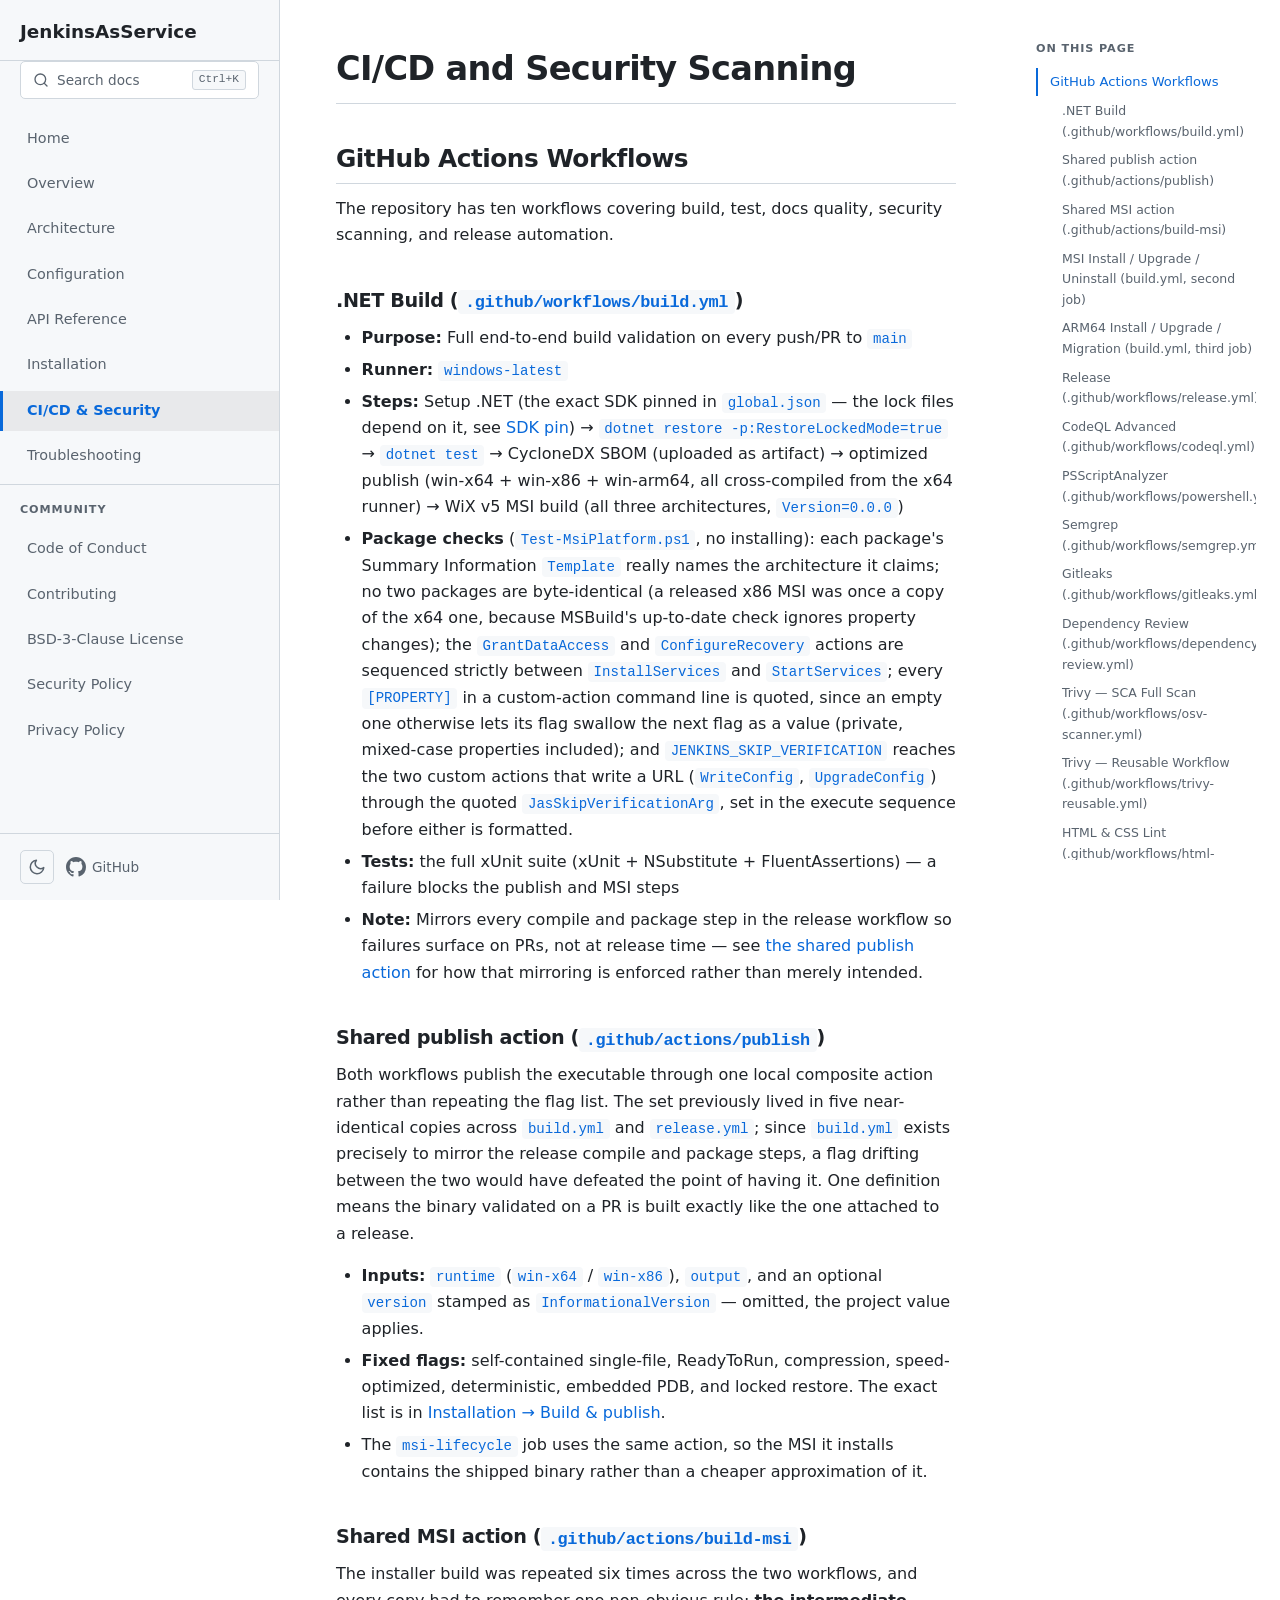
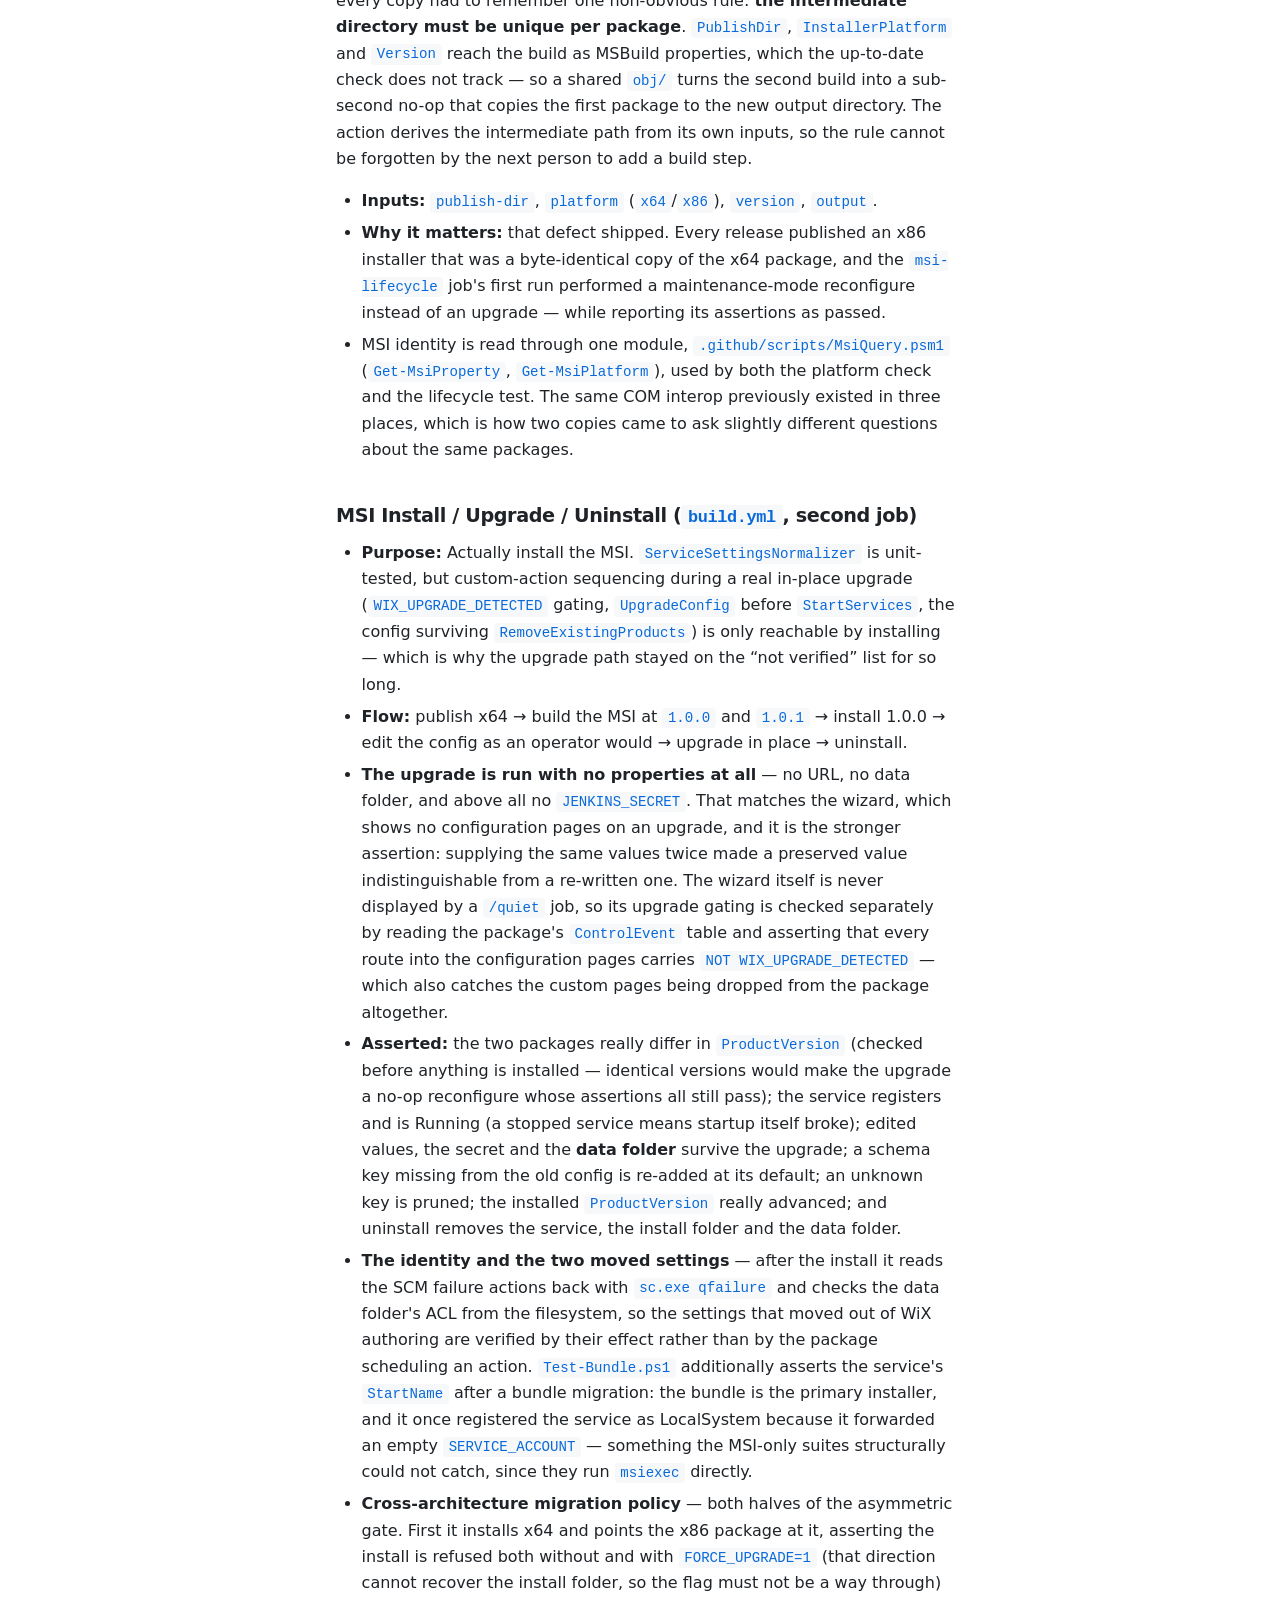
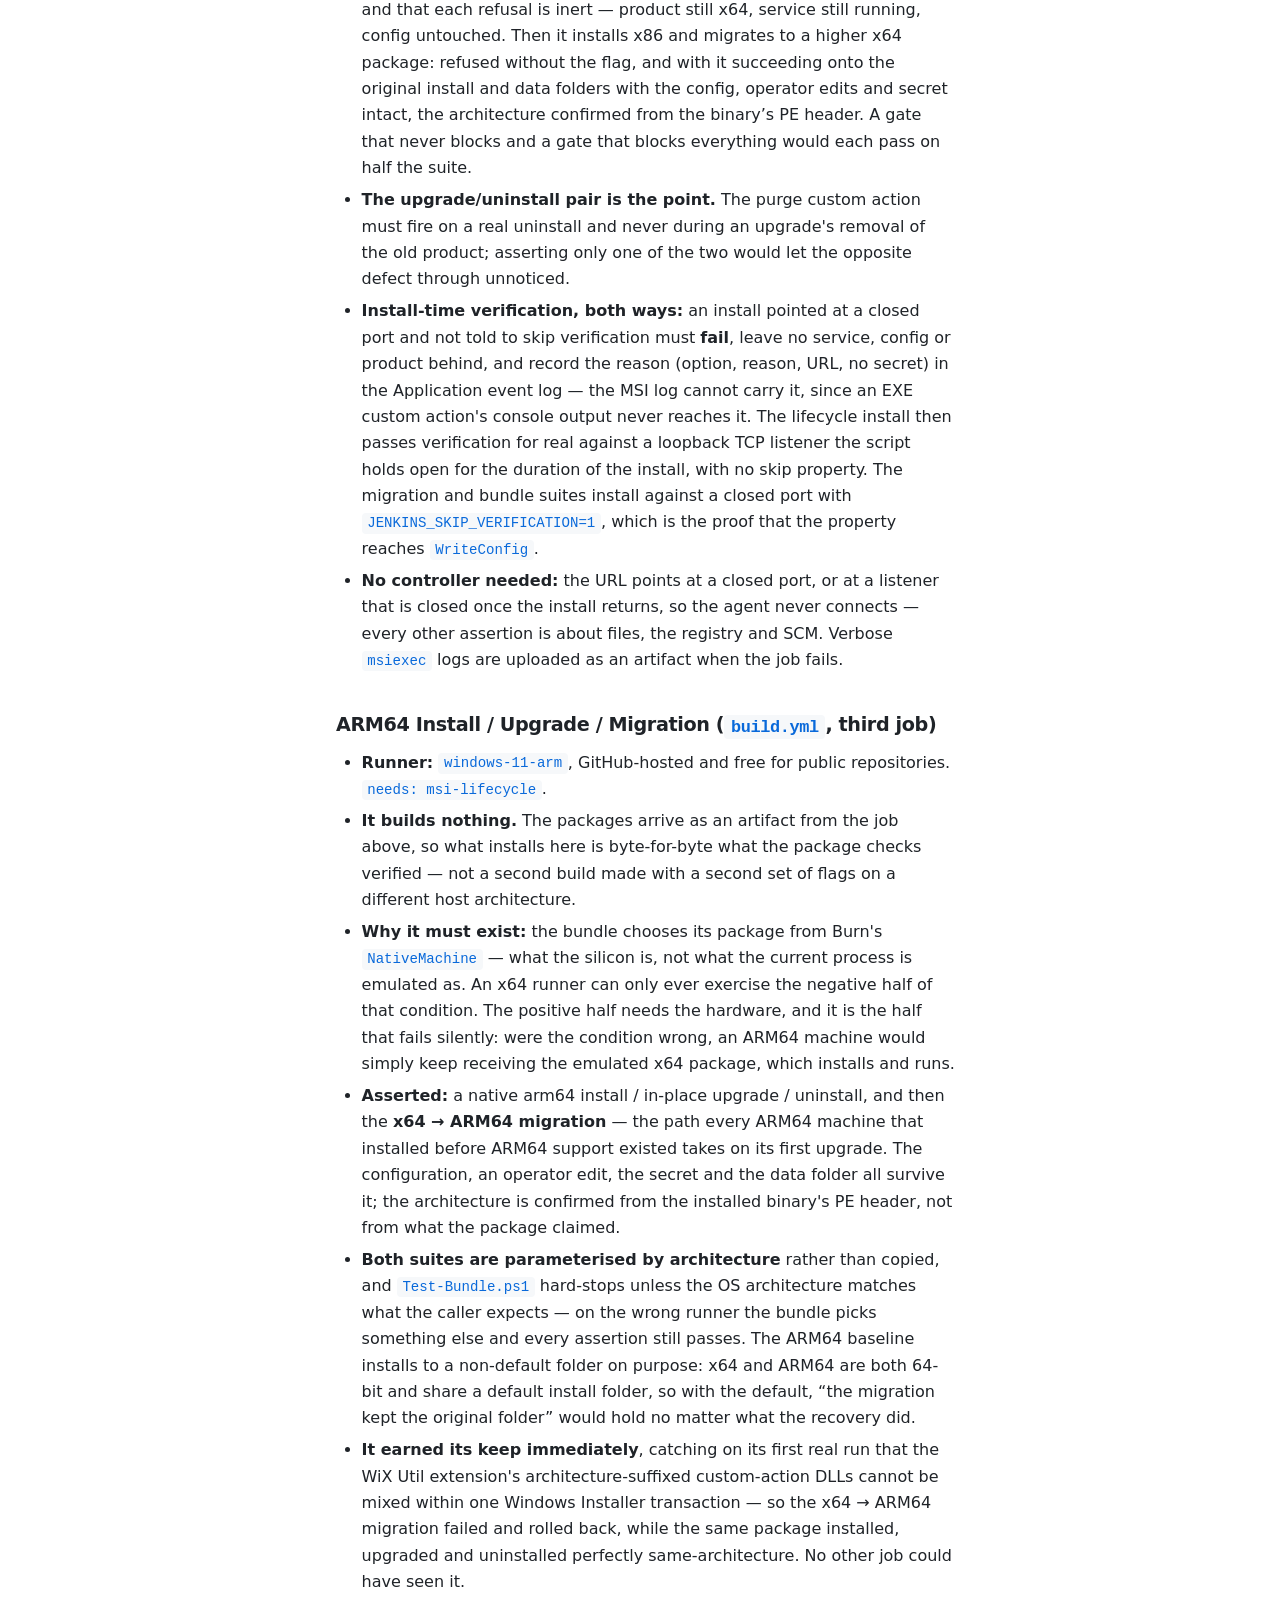
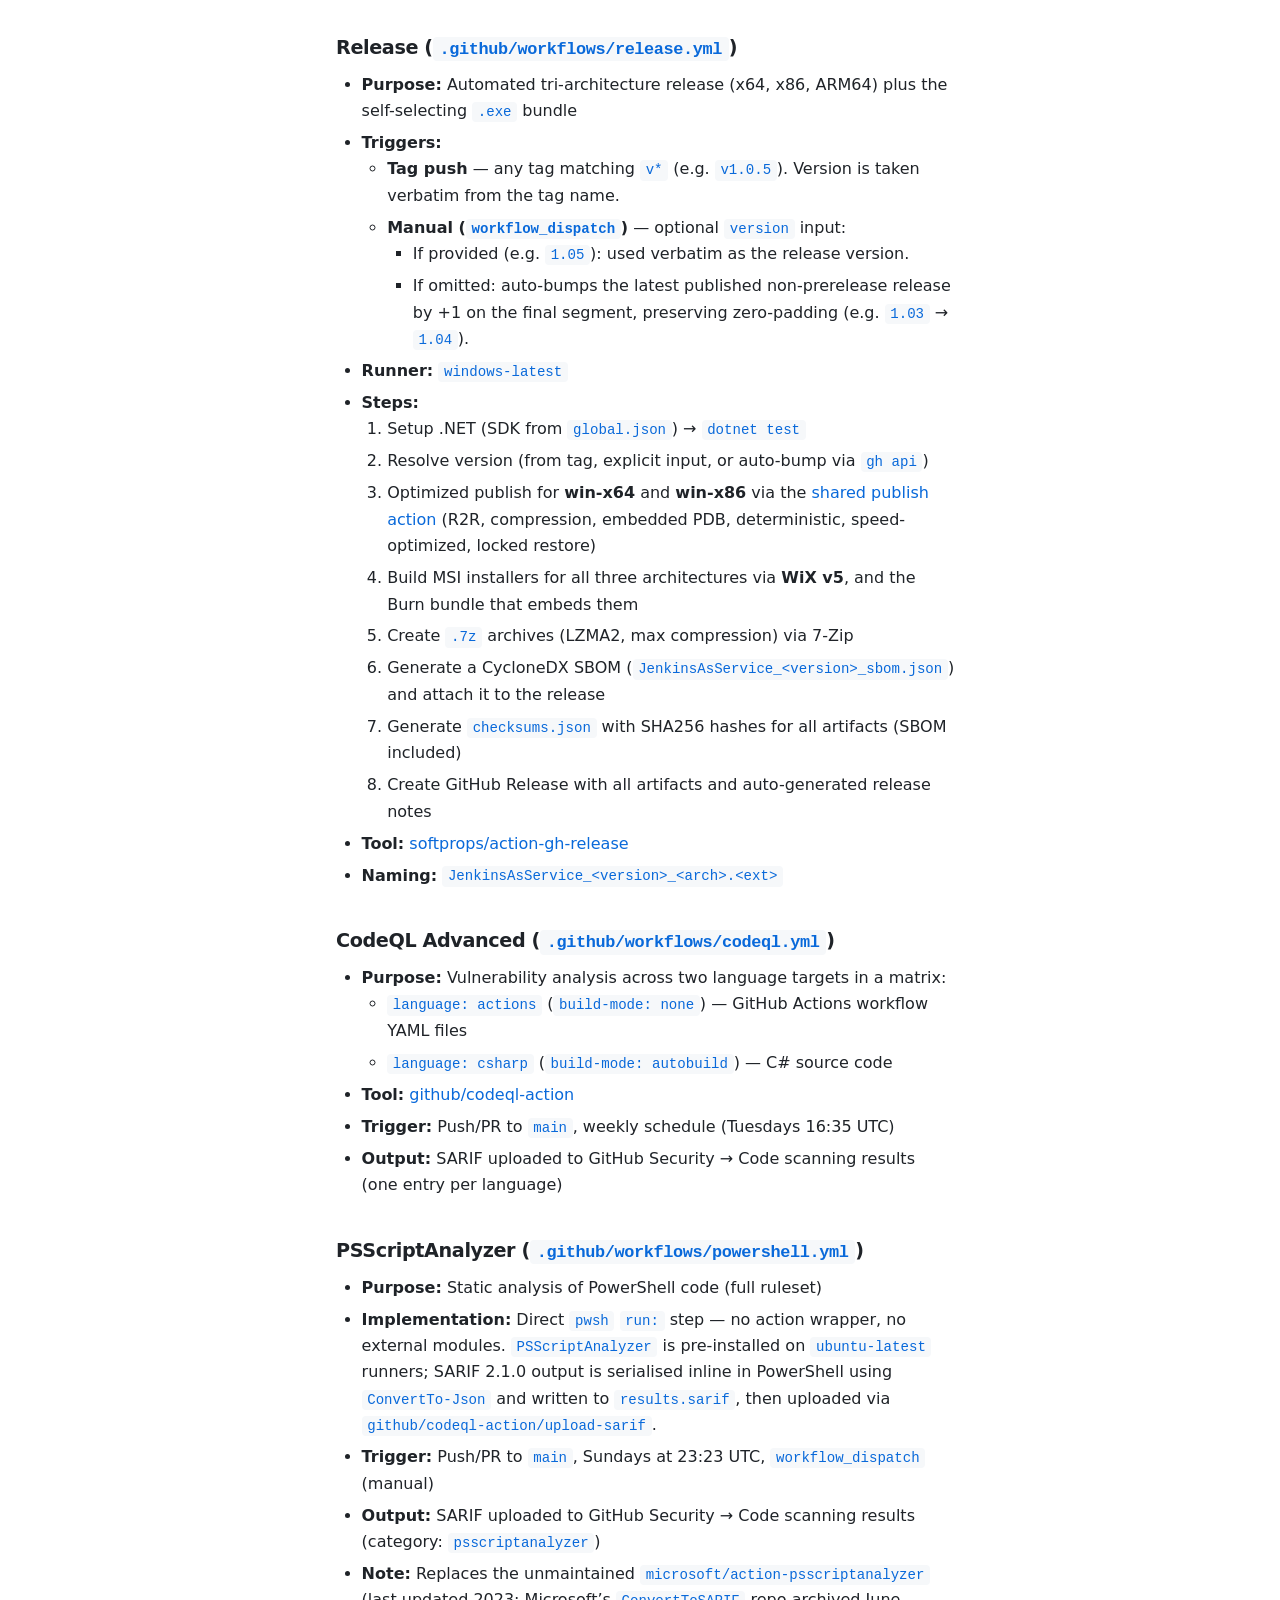
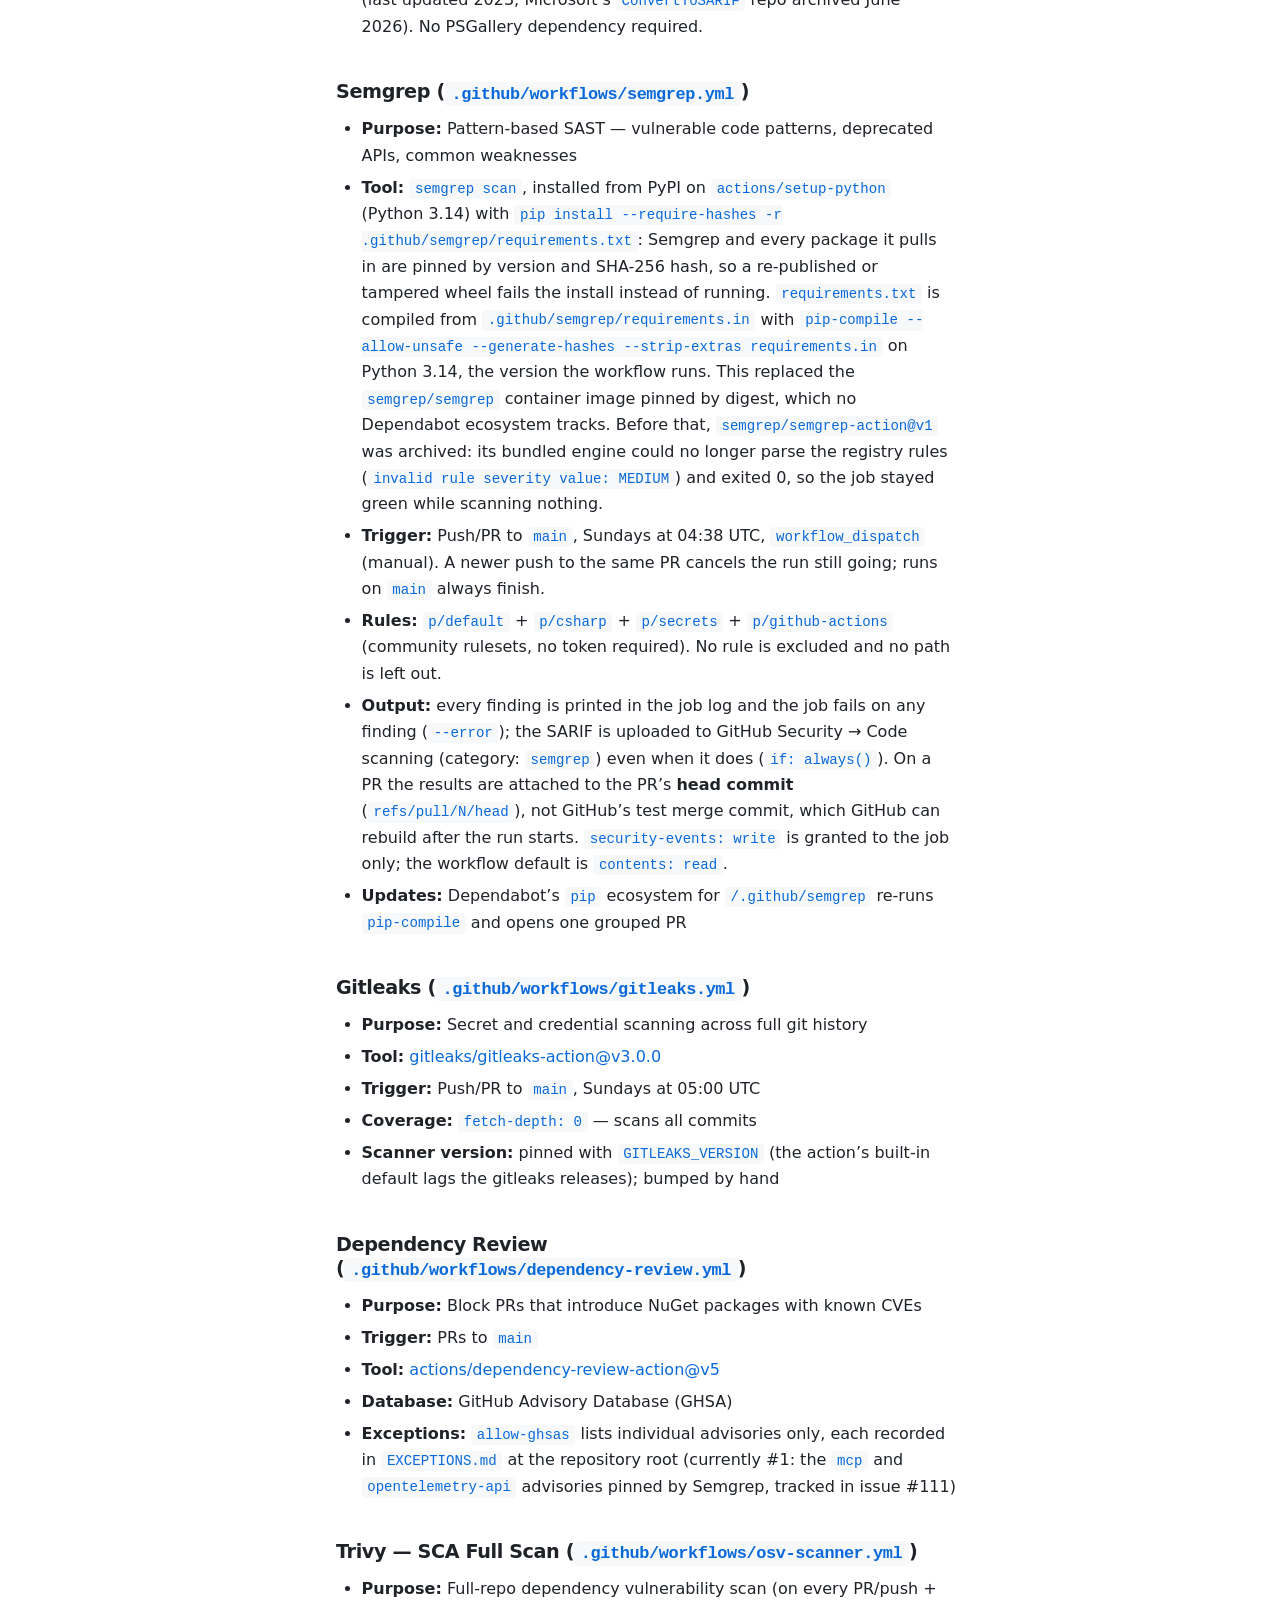
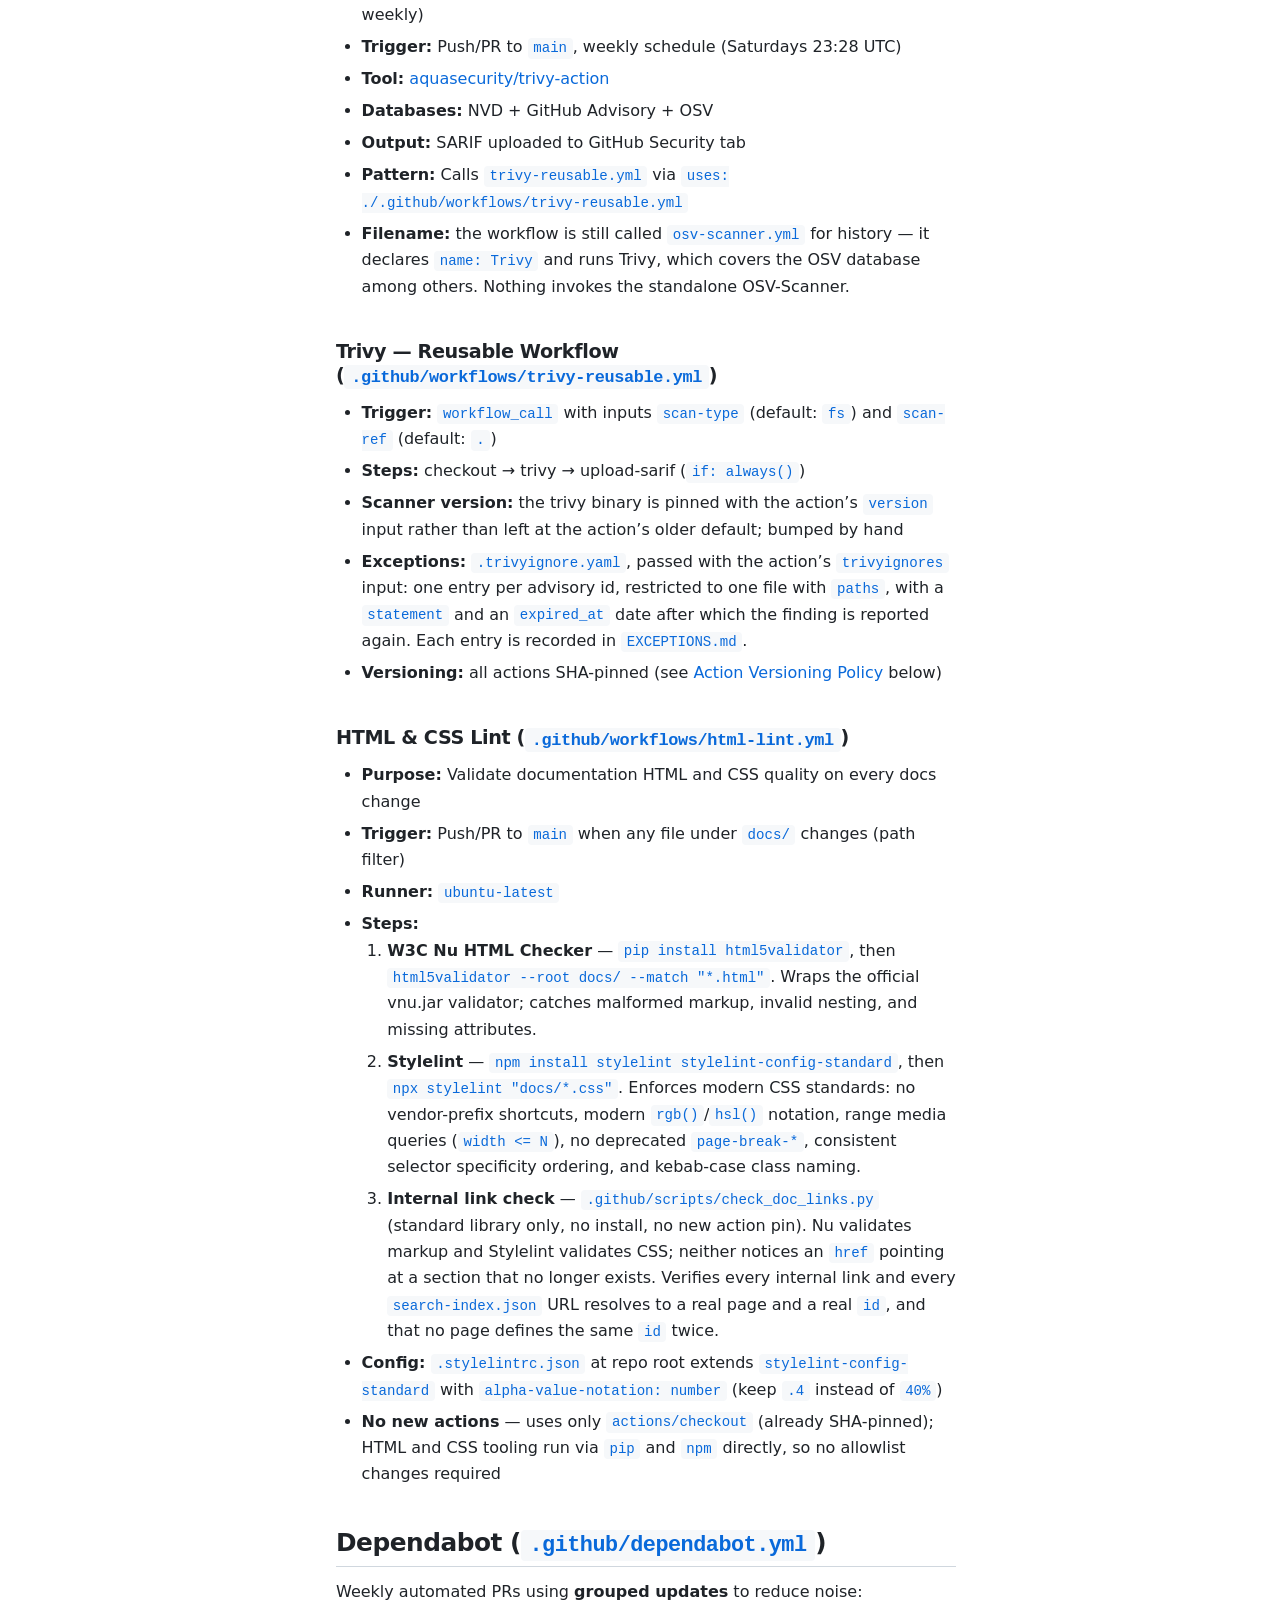
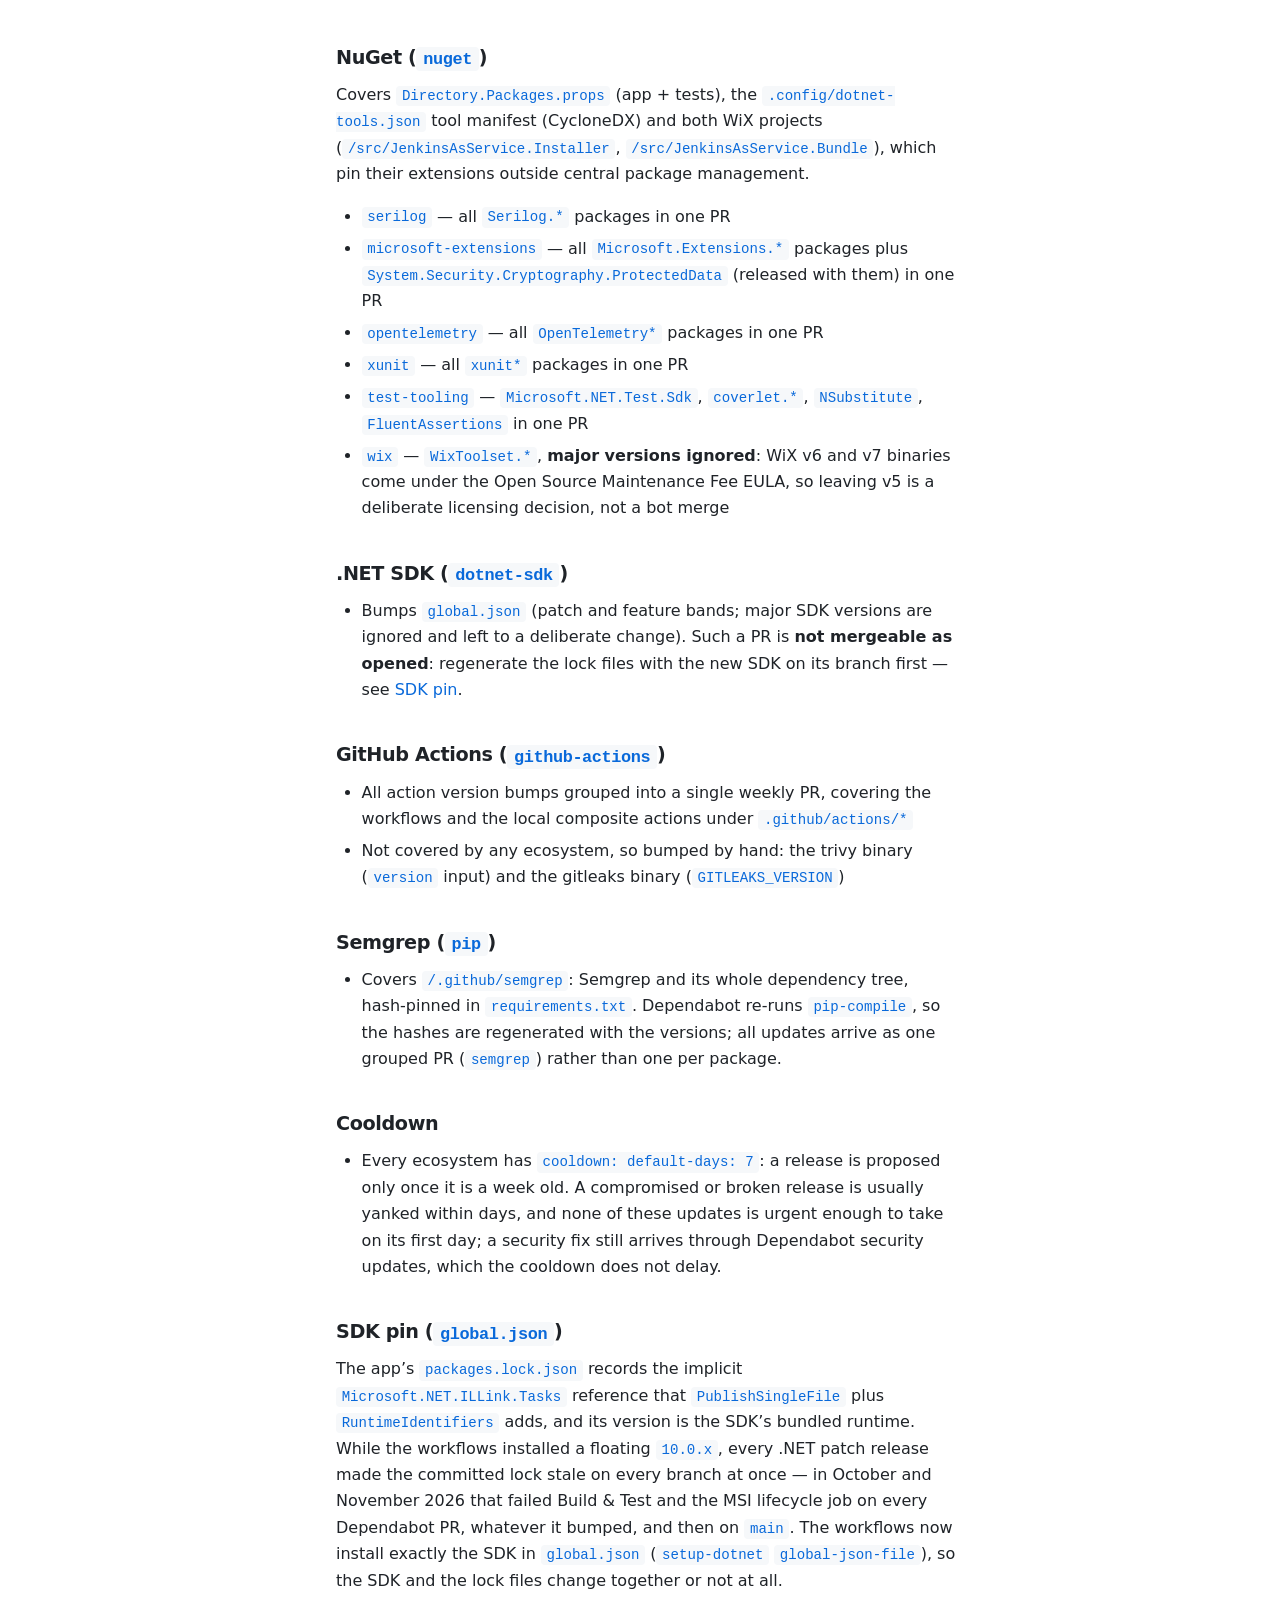
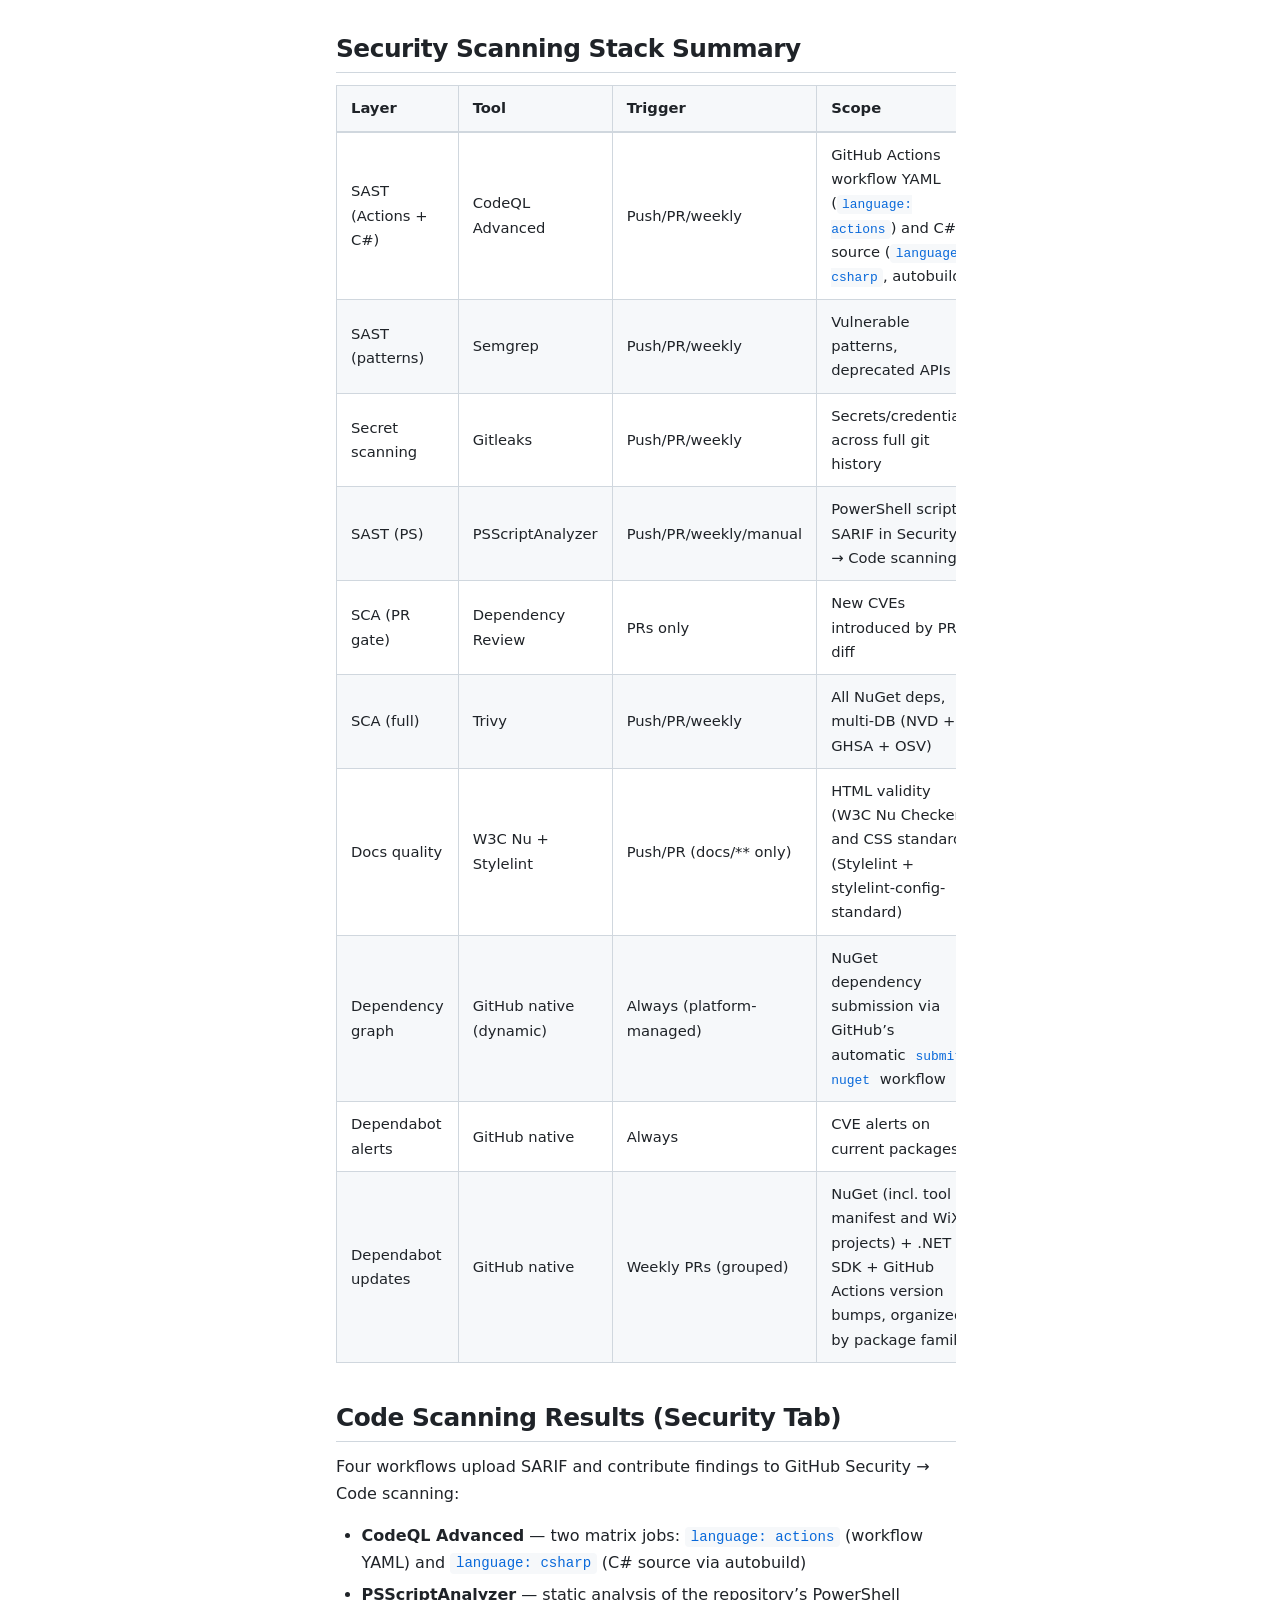
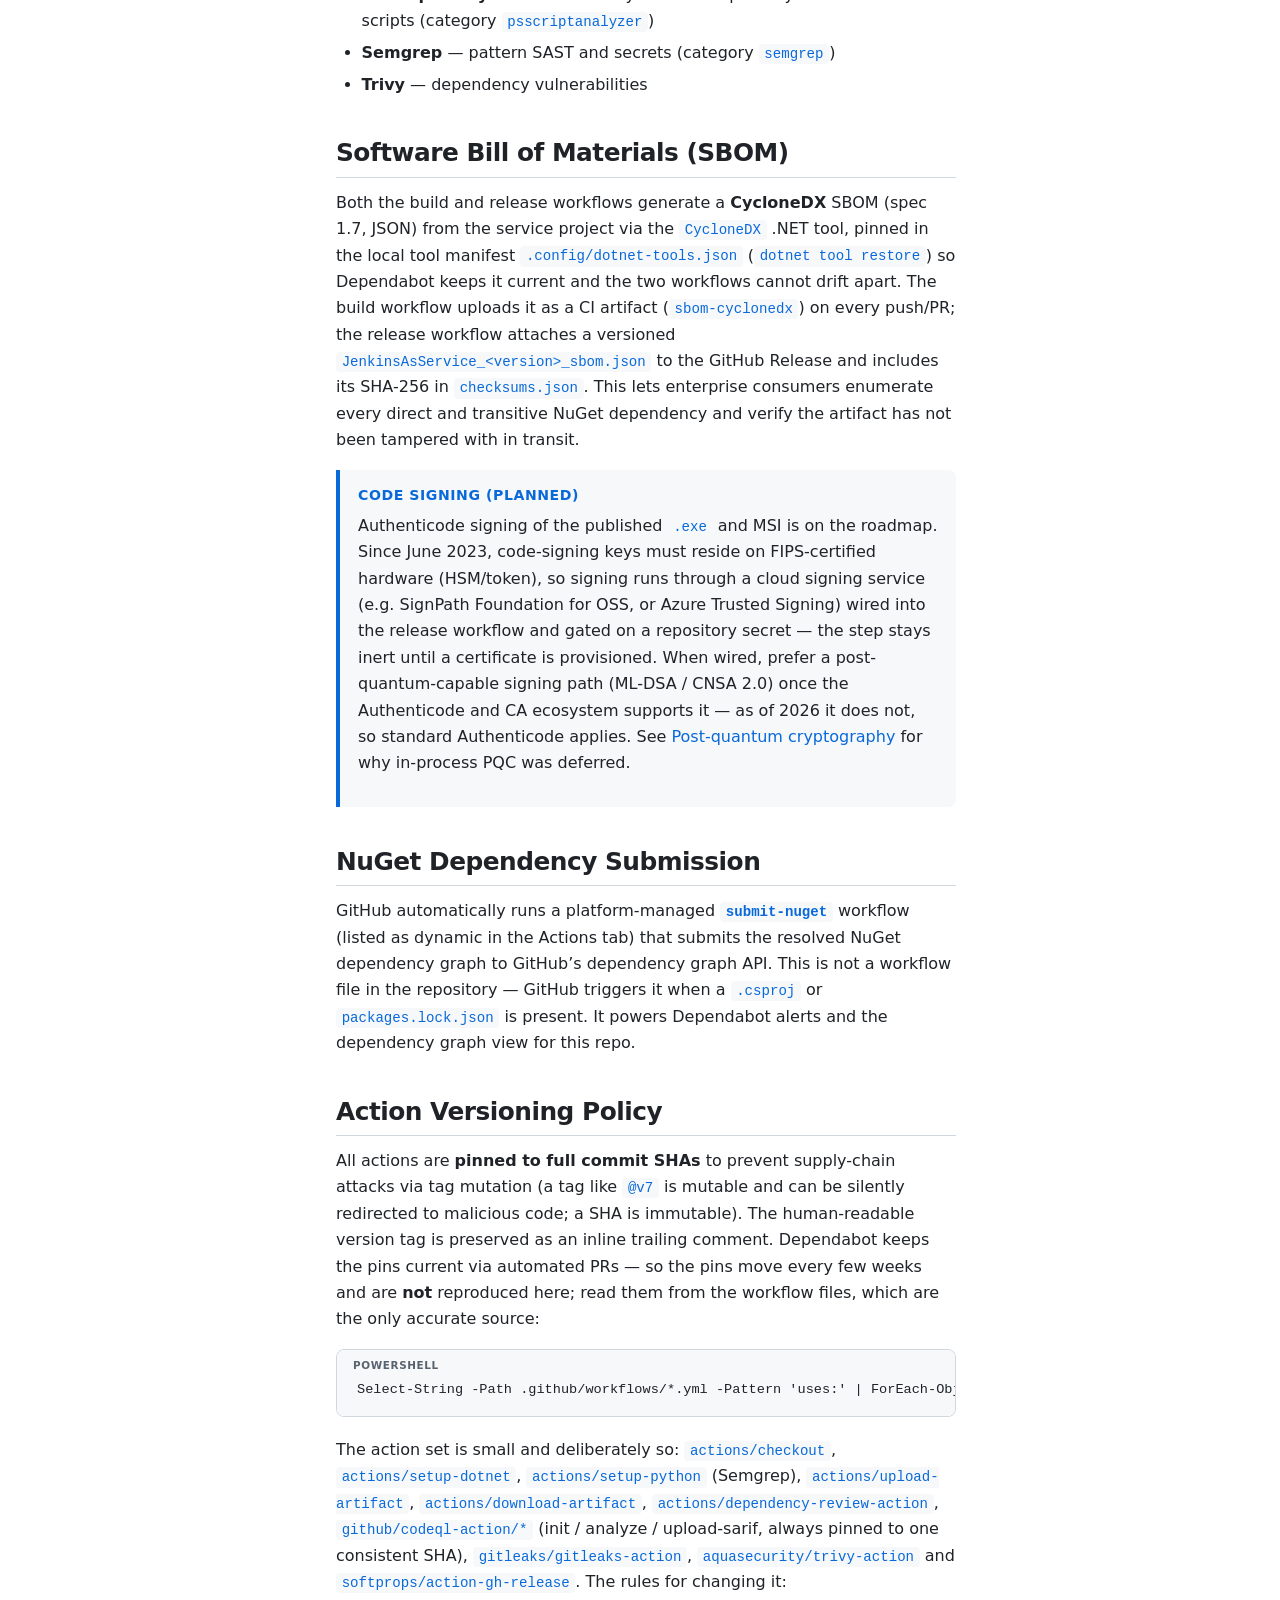
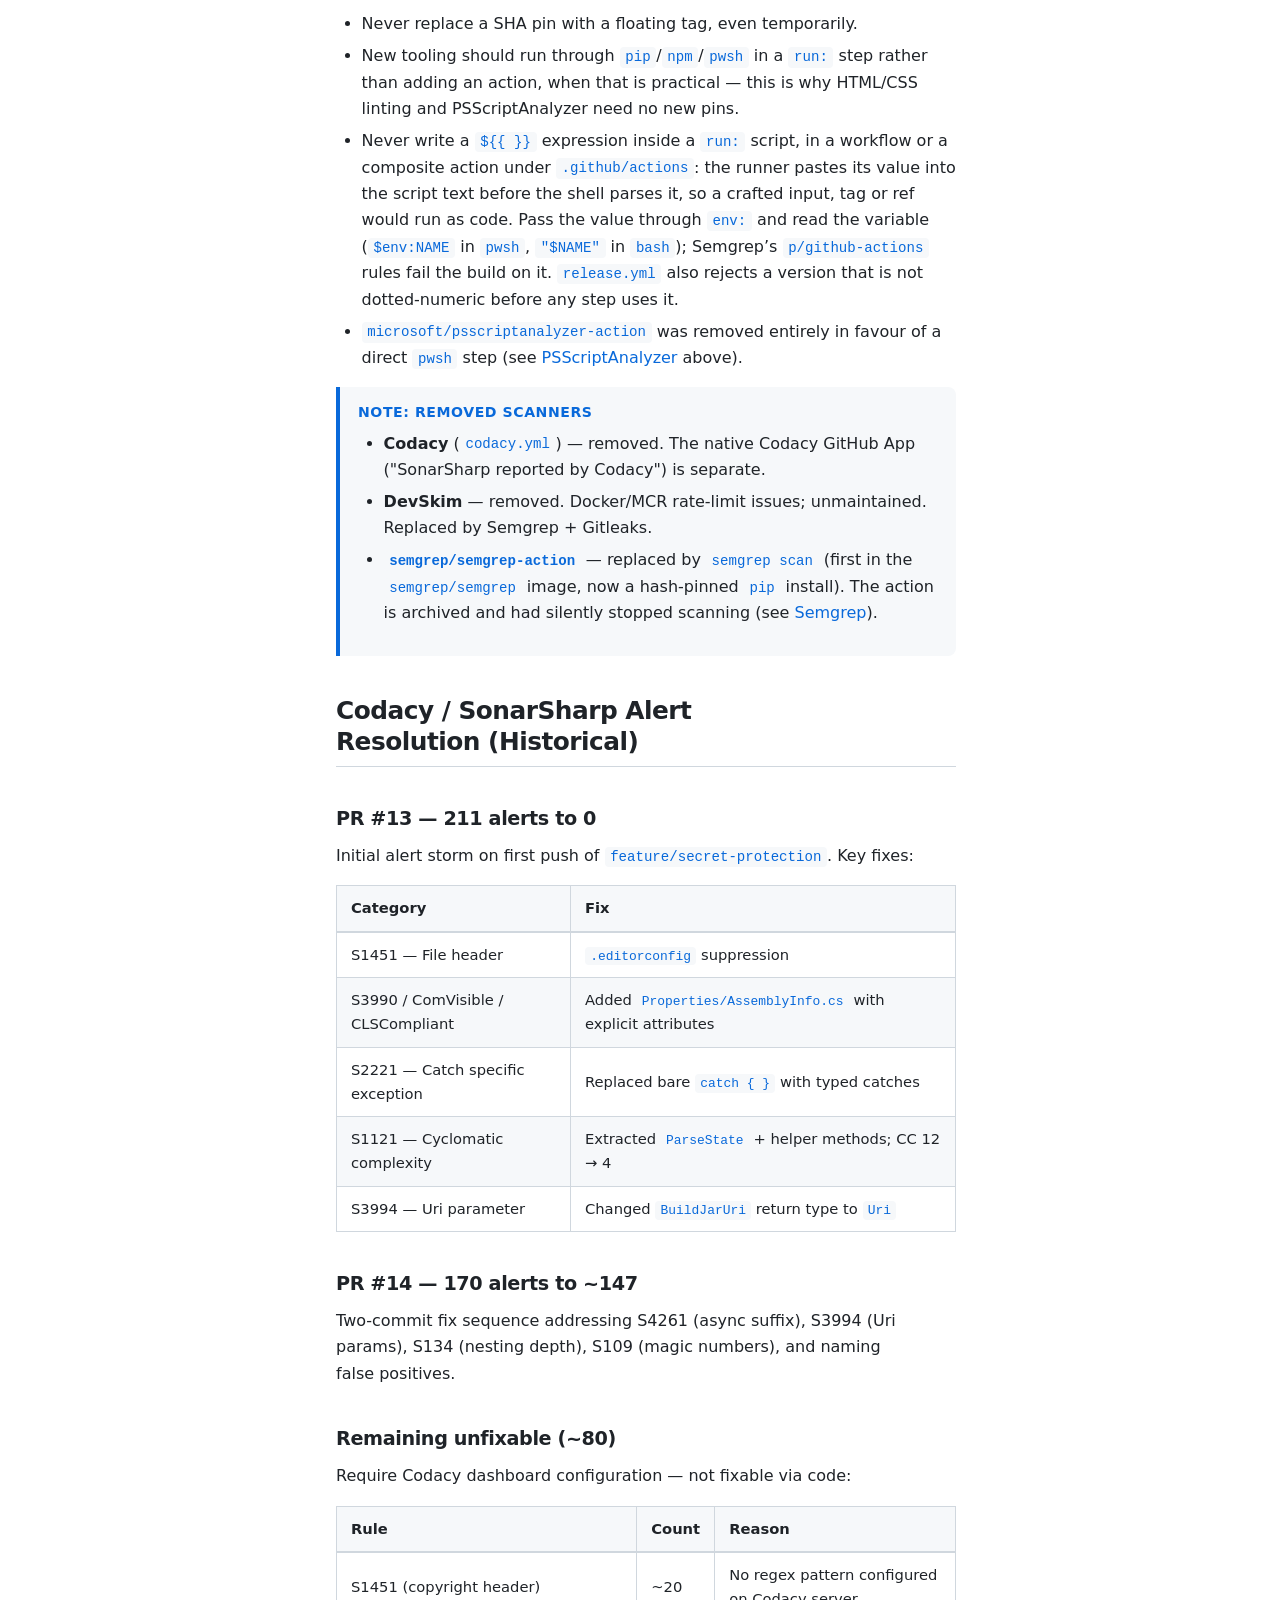
<file: docs/ci-cd.html>
<!DOCTYPE html>
<html lang="en" data-theme="dark">
<head>
  <meta charset="UTF-8">
  <meta name="viewport" content="width=device-width, initial-scale=1.0">
  <title>CI/CD &amp; Security - JenkinsAsService</title>
  <link rel="stylesheet" href="styles.css">
</head>
<body>
  <div id="sidebar-overlay" class="sidebar-overlay"></div>

  <button id="hamburger" class="hamburger" aria-label="Toggle navigation" aria-expanded="false">
    <svg width="20" height="20" viewBox="0 0 24 24" fill="none" stroke="currentColor" stroke-width="2" stroke-linecap="round" stroke-linejoin="round"><line x1="3" y1="6" x2="21" y2="6"/><line x1="3" y1="12" x2="21" y2="12"/><line x1="3" y1="18" x2="21" y2="18"/></svg>
  </button>

  <nav id="sidebar" class="sidebar">
    <div class="sidebar-header">
      <a href="index.html" class="site-title">JenkinsAsService</a>
    </div>
    <button id="search-trigger" class="search-trigger" type="button">
      <svg width="16" height="16" viewBox="0 0 24 24" fill="none" stroke="currentColor" stroke-width="2" stroke-linecap="round" stroke-linejoin="round"><circle cx="11" cy="11" r="8"/><line x1="21" y1="21" x2="16.65" y2="16.65"/></svg>
      Search docs
      <kbd>Ctrl+K</kbd>
    </button>
    <ul class="sidebar-nav">
      <li><a href="index.html">Home</a></li>
      <li><a href="overview.html">Overview</a></li>
      <li><a href="architecture.html">Architecture</a></li>
      <li><a href="configuration.html">Configuration</a></li>
      <li><a href="api-reference.html">API Reference</a></li>
      <li><a href="installation.html">Installation</a></li>
      <li><a href="ci-cd.html" class="active">CI/CD &amp; Security</a></li>
      <li><a href="troubleshooting.html">Troubleshooting</a></li>
      <li class="nav-section">Community</li>
      <li><a href="https://github.com/EliorMachlev/JenkinsAsService/blob/main/CODE_OF_CONDUCT.md" target="_blank">Code of Conduct</a></li>
      <li><a href="https://github.com/EliorMachlev/JenkinsAsService/blob/main/CONTRIBUTING.md" target="_blank">Contributing</a></li>
      <li><a href="https://github.com/EliorMachlev/JenkinsAsService/blob/main/LICENSE" target="_blank">BSD-3-Clause License</a></li>
      <li><a href="https://github.com/EliorMachlev/JenkinsAsService/blob/main/Security.md" target="_blank">Security Policy</a></li>
      <li><a href="https://github.com/EliorMachlev/JenkinsAsService/blob/main/PRIVACY.md" target="_blank">Privacy Policy</a></li>    </ul>
    <div class="sidebar-footer">
      <button id="theme-toggle" class="theme-toggle" aria-label="Switch to light theme"></button>
      <a href="https://github.com/EliorMachlev/JenkinsAsService" class="github-link" target="_blank" rel="noopener noreferrer">
        <svg width="20" height="20" viewBox="0 0 16 16" fill="currentColor"><path d="M8 0C3.58 0 0 3.58 0 8c0 3.54 2.29 6.53 5.47 7.59.4.07.55-.17.55-.38 0-.19-.01-.82-.01-1.49-2.01.37-2.53-.49-2.69-.94-.09-.23-.48-.94-.82-1.13-.28-.15-.68-.52-.01-.53.63-.01 1.08.58 1.23.82.72 1.21 1.87.87 2.33.66.07-.52.28-.87.51-1.07-1.78-.2-3.64-.89-3.64-3.95 0-.87.31-1.59.82-2.15-.08-.2-.36-1.02.08-2.12 0 0 .67-.21 2.2.82.64-.18 1.32-.27 2-.27.68 0 1.36.09 2 .27 1.53-1.04 2.2-.82 2.2-.82.44 1.1.16 1.92.08 2.12.51.56.82 1.27.82 2.15 0 3.07-1.87 3.75-3.65 3.95.29.25.54.73.54 1.48 0 1.07-.01 1.93-.01 2.2 0 .21.15.46.55.38A8.013 8.013 0 0016 8c0-4.42-3.58-8-8-8z"/></svg>
        GitHub
      </a>
    </div>
  </nav>

  <main class="content">
    <h1>CI/CD and Security Scanning</h1>

    <h2 id="github-actions-workflows">GitHub Actions Workflows</h2>

    <p>The repository has ten workflows covering build, test, docs quality, security scanning, and release automation.</p>

    <h3 id="net-build">.NET Build (<code>.github/workflows/build.yml</code>)</h3>
    <ul>
      <li><strong>Purpose:</strong> Full end-to-end build validation on every push/PR to <code>main</code></li>
      <li><strong>Runner:</strong> <code>windows-latest</code></li>
      <li><strong>Steps:</strong> Setup .NET (the exact SDK pinned in <code>global.json</code> &mdash; the lock files depend on it, see <a href="#sdk-pin">SDK pin</a>) &rarr; <code>dotnet restore -p:RestoreLockedMode=true</code> &rarr; <code>dotnet test</code> &rarr; CycloneDX SBOM (uploaded as artifact) &rarr; optimized publish (win-x64 + win-x86 + win-arm64, all cross-compiled from the x64 runner) &rarr; WiX v5 MSI build (all three architectures, <code>Version=0.0.0</code>)</li>
      <li><strong>Package checks</strong> (<code>Test-MsiPlatform.ps1</code>, no installing): each package's Summary Information <code>Template</code> really names the architecture it claims; no two packages are byte-identical (a released x86 MSI was once a copy of the x64 one, because MSBuild's up-to-date check ignores property changes); the <code>GrantDataAccess</code> and <code>ConfigureRecovery</code> actions are sequenced strictly between <code>InstallServices</code> and <code>StartServices</code>; every <code>[PROPERTY]</code> in a custom-action command line is quoted, since an empty one otherwise lets its flag swallow the next flag as a value (private, mixed-case properties included); and <code>JENKINS_SKIP_VERIFICATION</code> reaches the two custom actions that write a URL (<code>WriteConfig</code>, <code>UpgradeConfig</code>) through the quoted <code>JasSkipVerificationArg</code>, set in the execute sequence before either is formatted.</li>
      <li><strong>Tests:</strong> the full xUnit suite (xUnit + NSubstitute + FluentAssertions) &mdash; a failure blocks the publish and MSI steps</li>
      <li><strong>Note:</strong> Mirrors every compile and package step in the release workflow so failures surface on PRs, not at release time &mdash; see <a href="#publish-action">the shared publish action</a> for how that mirroring is enforced rather than merely intended.</li>
    </ul>

    <h3 id="publish-action">Shared publish action (<code>.github/actions/publish</code>)</h3>
    <p>Both workflows publish the executable through one local composite action rather than repeating the flag list. The set previously lived in five near-identical copies across <code>build.yml</code> and <code>release.yml</code>; since <code>build.yml</code> exists precisely to mirror the release compile and package steps, a flag drifting between the two would have defeated the point of having it. One definition means the binary validated on a PR is built exactly like the one attached to a release.</p>
    <ul>
      <li><strong>Inputs:</strong> <code>runtime</code> (<code>win-x64</code> / <code>win-x86</code>), <code>output</code>, and an optional <code>version</code> stamped as <code>InformationalVersion</code> &mdash; omitted, the project value applies.</li>
      <li><strong>Fixed flags:</strong> self-contained single-file, ReadyToRun, compression, speed-optimized, deterministic, embedded PDB, and locked restore. The exact list is in <a href="installation.html#build-publish">Installation &rarr; Build &amp; publish</a>.</li>
      <li>The <code>msi-lifecycle</code> job uses the same action, so the MSI it installs contains the shipped binary rather than a cheaper approximation of it.</li>
    </ul>

    <h3 id="build-msi-action">Shared MSI action (<code>.github/actions/build-msi</code>)</h3>
    <p>The installer build was repeated six times across the two workflows, and every copy had to remember one non-obvious rule: <strong>the intermediate directory must be unique per package</strong>. <code>PublishDir</code>, <code>InstallerPlatform</code> and <code>Version</code> reach the build as MSBuild <em>properties</em>, which the up-to-date check does not track &mdash; so a shared <code>obj/</code> turns the second build into a sub-second no-op that copies the first package to the new output directory. The action derives the intermediate path from its own inputs, so the rule cannot be forgotten by the next person to add a build step.</p>
    <ul>
      <li><strong>Inputs:</strong> <code>publish-dir</code>, <code>platform</code> (<code>x64</code>/<code>x86</code>), <code>version</code>, <code>output</code>.</li>
      <li><strong>Why it matters:</strong> that defect shipped. Every release published an x86 installer that was a byte-identical copy of the x64 package, and the <code>msi-lifecycle</code> job's first run performed a maintenance-mode reconfigure instead of an upgrade &mdash; while reporting its assertions as passed.</li>
      <li>MSI identity is read through one module, <code>.github/scripts/MsiQuery.psm1</code> (<code>Get-MsiProperty</code>, <code>Get-MsiPlatform</code>), used by both the platform check and the lifecycle test. The same COM interop previously existed in three places, which is how two copies came to ask slightly different questions about the same packages.</li>
    </ul>

    <h3 id="msi-lifecycle">MSI Install / Upgrade / Uninstall (<code>build.yml</code>, second job)</h3>
    <ul>
      <li><strong>Purpose:</strong> Actually install the MSI. <code>ServiceSettingsNormalizer</code> is unit-tested, but custom-action <em>sequencing</em> during a real in-place upgrade (<code>WIX_UPGRADE_DETECTED</code> gating, <code>UpgradeConfig</code> before <code>StartServices</code>, the config surviving <code>RemoveExistingProducts</code>) is only reachable by installing &mdash; which is why the upgrade path stayed on the &ldquo;not verified&rdquo; list for so long.</li>
      <li><strong>Flow:</strong> publish x64 &rarr; build the MSI at <code>1.0.0</code> and <code>1.0.1</code> &rarr; install 1.0.0 &rarr; edit the config as an operator would &rarr; upgrade in place &rarr; uninstall.</li>
      <li><strong>The upgrade is run with no properties at all</strong> &mdash; no URL, no data folder, and above all no <code>JENKINS_SECRET</code>. That matches the wizard, which shows no configuration pages on an upgrade, and it is the stronger assertion: supplying the same values twice made a <em>preserved</em> value indistinguishable from a <em>re-written</em> one. The wizard itself is never displayed by a <code>/quiet</code> job, so its upgrade gating is checked separately by reading the package's <code>ControlEvent</code> table and asserting that every route into the configuration pages carries <code>NOT WIX_UPGRADE_DETECTED</code> &mdash; which also catches the custom pages being dropped from the package altogether.</li>
      <li><strong>Asserted:</strong> the two packages really differ in <code>ProductVersion</code> (checked before anything is installed &mdash; identical versions would make the upgrade a no-op reconfigure whose assertions all still pass); the service registers and is <em>Running</em> (a stopped service means startup itself broke); edited values, the secret and the <strong>data folder</strong> survive the upgrade; a schema key missing from the old config is re-added at its default; an unknown key is pruned; the installed <code>ProductVersion</code> really advanced; and uninstall removes the service, the install folder <em>and</em> the data folder.</li>
      <li><strong>The identity and the two moved settings</strong> &mdash; after the install it reads the SCM failure actions back with <code>sc.exe qfailure</code> and checks the data folder's ACL from the filesystem, so the settings that moved out of WiX authoring are verified by their <em>effect</em> rather than by the package scheduling an action. <code>Test-Bundle.ps1</code> additionally asserts the service's <code>StartName</code> after a bundle migration: the bundle is the primary installer, and it once registered the service as LocalSystem because it forwarded an empty <code>SERVICE_ACCOUNT</code> &mdash; something the MSI-only suites structurally could not catch, since they run <code>msiexec</code> directly.</li>
      <li><strong>Cross-architecture migration policy</strong> &mdash; both halves of the asymmetric gate. First it installs x64 and points the x86 package at it, asserting the install is <em>refused</em> both without and <em>with</em> <code>FORCE_UPGRADE=1</code> (that direction cannot recover the install folder, so the flag must not be a way through) and that each refusal is inert &mdash; product still x64, service still running, config untouched. Then it installs x86 and migrates to a higher x64 package: refused without the flag, and with it succeeding onto the <em>original</em> install and data folders with the config, operator edits and secret intact, the architecture confirmed from the binary&rsquo;s PE header. A gate that never blocks and a gate that blocks everything would each pass on half the suite.</li>
      <li><strong>The upgrade/uninstall pair is the point.</strong> The purge custom action must fire on a real uninstall and never during an upgrade's removal of the old product; asserting only one of the two would let the opposite defect through unnoticed.</li>
      <li><strong>Install-time verification, both ways:</strong> an install pointed at a closed port and <em>not</em> told to skip verification must <strong>fail</strong>, leave no service, config or product behind, and record the reason (option, reason, URL, no secret) in the Application event log &mdash; the MSI log cannot carry it, since an EXE custom action's console output never reaches it. The lifecycle install then passes verification for real against a loopback TCP listener the script holds open for the duration of the install, with no skip property. The migration and bundle suites install against a closed port <em>with</em> <code>JENKINS_SKIP_VERIFICATION=1</code>, which is the proof that the property reaches <code>WriteConfig</code>.</li>
      <li><strong>No controller needed:</strong> the URL points at a closed port, or at a listener that is closed once the install returns, so the agent never connects &mdash; every other assertion is about files, the registry and SCM. Verbose <code>msiexec</code> logs are uploaded as an artifact when the job fails.</li>
    </ul>

    <h3 id="msi-lifecycle-arm64">ARM64 Install / Upgrade / Migration (<code>build.yml</code>, third job)</h3>
    <ul>
      <li><strong>Runner:</strong> <code>windows-11-arm</code>, GitHub-hosted and free for public repositories. <code>needs: msi-lifecycle</code>.</li>
      <li><strong>It builds nothing.</strong> The packages arrive as an artifact from the job above, so what installs here is byte-for-byte what the package checks verified &mdash; not a second build made with a second set of flags on a different host architecture.</li>
      <li><strong>Why it must exist:</strong> the bundle chooses its package from Burn's <code>NativeMachine</code> &mdash; what the silicon <em>is</em>, not what the current process is emulated as. An x64 runner can only ever exercise the <em>negative</em> half of that condition. The positive half needs the hardware, and it is the half that fails silently: were the condition wrong, an ARM64 machine would simply keep receiving the emulated x64 package, which installs and runs.</li>
      <li><strong>Asserted:</strong> a native arm64 install / in-place upgrade / uninstall, and then the <strong>x64 &rarr; ARM64 migration</strong> &mdash; the path every ARM64 machine that installed before ARM64 support existed takes on its first upgrade. The configuration, an operator edit, the secret and the data folder all survive it; the architecture is confirmed from the installed binary's PE header, not from what the package claimed.</li>
      <li><strong>Both suites are parameterised by architecture</strong> rather than copied, and <code>Test-Bundle.ps1</code> hard-stops unless the OS architecture matches what the caller expects &mdash; on the wrong runner the bundle picks something else and every assertion still passes. The ARM64 baseline installs to a non-default folder on purpose: x64 and ARM64 are both 64-bit and share a default install folder, so with the default, &ldquo;the migration kept the original folder&rdquo; would hold no matter what the recovery did.</li>
      <li><strong>It earned its keep immediately</strong>, catching on its first real run that the WiX Util extension's architecture-suffixed custom-action DLLs cannot be mixed within one Windows Installer transaction &mdash; so the x64 &rarr; ARM64 migration failed and rolled back, while the same package installed, upgraded and uninstalled perfectly same-architecture. No other job could have seen it.</li>
    </ul>

    <h3 id="release">Release (<code>.github/workflows/release.yml</code>)</h3>
    <ul>
      <li><strong>Purpose:</strong> Automated tri-architecture release (x64, x86, ARM64) plus the self-selecting <code>.exe</code> bundle</li>
      <li><strong>Triggers:</strong>
        <ul>
          <li><strong>Tag push</strong> &mdash; any tag matching <code>v*</code> (e.g. <code>v1.0.5</code>). Version is taken verbatim from the tag name.</li>
          <li><strong>Manual (<code>workflow_dispatch</code>)</strong> &mdash; optional <code>version</code> input:
            <ul>
              <li>If provided (e.g. <code>1.05</code>): used verbatim as the release version.</li>
              <li>If omitted: auto-bumps the latest published non-prerelease release by +1 on the final segment, preserving zero-padding (e.g. <code>1.03</code> &rarr; <code>1.04</code>).</li>
            </ul>
          </li>
        </ul>
      </li>
      <li><strong>Runner:</strong> <code>windows-latest</code></li>
      <li><strong>Steps:</strong>
        <ol>
          <li>Setup .NET (SDK from <code>global.json</code>) &rarr; <code>dotnet test</code></li>
          <li>Resolve version (from tag, explicit input, or auto-bump via <code>gh api</code>)</li>
          <li>Optimized publish for <strong>win-x64</strong> and <strong>win-x86</strong> via the <a href="#publish-action">shared publish action</a> (R2R, compression, embedded PDB, deterministic, speed-optimized, locked restore)</li>
          <li>Build MSI installers for all three architectures via <strong>WiX v5</strong>, and the Burn bundle that embeds them</li>
          <li>Create <code>.7z</code> archives (LZMA2, max compression) via 7-Zip</li>
          <li>Generate a CycloneDX SBOM (<code>JenkinsAsService_&lt;version&gt;_sbom.json</code>) and attach it to the release</li>
          <li>Generate <code>checksums.json</code> with SHA256 hashes for all artifacts (SBOM included)</li>
          <li>Create GitHub Release with all artifacts and auto-generated release notes</li>
        </ol>
      </li>
      <li><strong>Tool:</strong> <a href="https://github.com/softprops/action-gh-release">softprops/action-gh-release</a></li>
      <li><strong>Naming:</strong> <code>JenkinsAsService_&lt;version&gt;_&lt;arch&gt;.&lt;ext&gt;</code></li>
    </ul>

    <h3 id="codeql">CodeQL Advanced (<code>.github/workflows/codeql.yml</code>)</h3>
    <ul>
      <li><strong>Purpose:</strong> Vulnerability analysis across two language targets in a matrix:
        <ul>
          <li><code>language: actions</code> (<code>build-mode: none</code>) &mdash; GitHub Actions workflow YAML files</li>
          <li><code>language: csharp</code> (<code>build-mode: autobuild</code>) &mdash; C# source code</li>
        </ul>
      </li>
      <li><strong>Tool:</strong> <a href="https://github.com/github/codeql-action">github/codeql-action</a></li>
      <li><strong>Trigger:</strong> Push/PR to <code>main</code>, weekly schedule (Tuesdays 16:35 UTC)</li>
      <li><strong>Output:</strong> SARIF uploaded to GitHub Security &rarr; Code scanning results (one entry per language)</li>
    </ul>

    <h3 id="psscriptanalyzer">PSScriptAnalyzer (<code>.github/workflows/powershell.yml</code>)</h3>
    <ul>
      <li><strong>Purpose:</strong> Static analysis of PowerShell code (full ruleset)</li>
      <li><strong>Implementation:</strong> Direct <code>pwsh</code> <code>run:</code> step &mdash; no action wrapper, no external modules. <code>PSScriptAnalyzer</code> is pre-installed on <code>ubuntu-latest</code> runners; SARIF 2.1.0 output is serialised inline in PowerShell using <code>ConvertTo-Json</code> and written to <code>results.sarif</code>, then uploaded via <code>github/codeql-action/upload-sarif</code>.</li>
      <li><strong>Trigger:</strong> Push/PR to <code>main</code>, Sundays at 23:23 UTC, <code>workflow_dispatch</code> (manual)</li>
      <li><strong>Output:</strong> SARIF uploaded to GitHub Security &rarr; Code scanning results (category: <code>psscriptanalyzer</code>)</li>
      <li><strong>Note:</strong> Replaces the unmaintained <code>microsoft/action-psscriptanalyzer</code> (last updated 2023; Microsoft&rsquo;s <code>ConvertToSARIF</code> repo archived June 2026). No PSGallery dependency required.</li>
    </ul>

    <h3 id="semgrep">Semgrep (<code>.github/workflows/semgrep.yml</code>)</h3>
    <ul>
      <li><strong>Purpose:</strong> Pattern-based SAST &mdash; vulnerable code patterns, deprecated APIs, common weaknesses</li>
      <li><strong>Tool:</strong> <code>semgrep scan</code>, installed from PyPI on <code>actions/setup-python</code> (Python 3.14) with <code>pip install --require-hashes -r .github/semgrep/requirements.txt</code>: Semgrep <em>and every package it pulls in</em> are pinned by version and SHA-256 hash, so a re-published or tampered wheel fails the install instead of running. <code>requirements.txt</code> is compiled from <code>.github/semgrep/requirements.in</code> with <code>pip-compile --allow-unsafe --generate-hashes --strip-extras requirements.in</code> on Python 3.14, the version the workflow runs. This replaced the <code>semgrep/semgrep</code> container image pinned by digest, which no Dependabot ecosystem tracks. Before that, <code>semgrep/semgrep-action@v1</code> was archived: its bundled engine could no longer parse the registry rules (<code>invalid rule severity value: MEDIUM</code>) and exited 0, so the job stayed green while scanning nothing.</li>
      <li><strong>Trigger:</strong> Push/PR to <code>main</code>, Sundays at 04:38 UTC, <code>workflow_dispatch</code> (manual). A newer push to the same PR cancels the run still going; runs on <code>main</code> always finish.</li>
      <li><strong>Rules:</strong> <code>p/default</code> + <code>p/csharp</code> + <code>p/secrets</code> + <code>p/github-actions</code> (community rulesets, no token required). No rule is excluded and no path is left out.</li>
      <li><strong>Output:</strong> every finding is printed in the job log and the job fails on any finding (<code>--error</code>); the SARIF is uploaded to GitHub Security &rarr; Code scanning (category: <code>semgrep</code>) even when it does (<code>if: always()</code>). On a PR the results are attached to the PR&rsquo;s <strong>head commit</strong> (<code>refs/pull/N/head</code>), not GitHub&rsquo;s test merge commit, which GitHub can rebuild after the run starts. <code>security-events: write</code> is granted to the job only; the workflow default is <code>contents: read</code>.</li>
      <li><strong>Updates:</strong> Dependabot&rsquo;s <code>pip</code> ecosystem for <code>/.github/semgrep</code> re-runs <code>pip-compile</code> and opens one grouped PR</li>
    </ul>

    <h3 id="gitleaks">Gitleaks (<code>.github/workflows/gitleaks.yml</code>)</h3>
    <ul>
      <li><strong>Purpose:</strong> Secret and credential scanning across full git history</li>
      <li><strong>Tool:</strong> <a href="https://github.com/gitleaks/gitleaks-action">gitleaks/gitleaks-action@v3.0.0</a></li>
      <li><strong>Trigger:</strong> Push/PR to <code>main</code>, Sundays at 05:00 UTC</li>
      <li><strong>Coverage:</strong> <code>fetch-depth: 0</code> &mdash; scans all commits</li>
      <li><strong>Scanner version:</strong> pinned with <code>GITLEAKS_VERSION</code> (the action&rsquo;s built-in default lags the gitleaks releases); bumped by hand</li>
    </ul>

    <h3 id="dependency-review">Dependency Review (<code>.github/workflows/dependency-review.yml</code>)</h3>
    <ul>
      <li><strong>Purpose:</strong> Block PRs that introduce NuGet packages with known CVEs</li>
      <li><strong>Trigger:</strong> PRs to <code>main</code></li>
      <li><strong>Tool:</strong> <a href="https://github.com/actions/dependency-review-action">actions/dependency-review-action@v5</a></li>
      <li><strong>Database:</strong> GitHub Advisory Database (GHSA)</li>
      <li><strong>Exceptions:</strong> <code>allow-ghsas</code> lists individual advisories only, each recorded in <code>EXCEPTIONS.md</code> at the repository root (currently #1: the <code>mcp</code> and <code>opentelemetry-api</code> advisories pinned by Semgrep, tracked in issue #111)</li>
    </ul>

    <h3 id="trivy-sca-full-scan">Trivy &mdash; SCA Full Scan (<code>.github/workflows/osv-scanner.yml</code>)</h3>
    <ul>
      <li><strong>Purpose:</strong> Full-repo dependency vulnerability scan (on every PR/push + weekly)</li>
      <li><strong>Trigger:</strong> Push/PR to <code>main</code>, weekly schedule (Saturdays 23:28 UTC)</li>
      <li><strong>Tool:</strong> <a href="https://github.com/aquasecurity/trivy-action">aquasecurity/trivy-action</a></li>
      <li><strong>Databases:</strong> NVD + GitHub Advisory + OSV</li>
      <li><strong>Output:</strong> SARIF uploaded to GitHub Security tab</li>
      <li><strong>Pattern:</strong> Calls <code>trivy-reusable.yml</code> via <code>uses: ./.github/workflows/trivy-reusable.yml</code></li>
      <li><strong>Filename:</strong> the workflow is still called <code>osv-scanner.yml</code> for history &mdash; it declares <code>name: Trivy</code> and runs Trivy, which covers the OSV database among others. Nothing invokes the standalone OSV-Scanner.</li>
    </ul>

    <h3 id="trivy-reusable-workflow">Trivy &mdash; Reusable Workflow (<code>.github/workflows/trivy-reusable.yml</code>)</h3>
    <ul>
      <li><strong>Trigger:</strong> <code>workflow_call</code> with inputs <code>scan-type</code> (default: <code>fs</code>) and <code>scan-ref</code> (default: <code>.</code>)</li>
      <li><strong>Steps:</strong> checkout &rarr; trivy &rarr; upload-sarif (<code>if: always()</code>)</li>
      <li><strong>Scanner version:</strong> the trivy binary is pinned with the action&rsquo;s <code>version</code> input rather than left at the action&rsquo;s older default; bumped by hand</li>
      <li><strong>Exceptions:</strong> <code>.trivyignore.yaml</code>, passed with the action&rsquo;s <code>trivyignores</code> input: one entry per advisory id, restricted to one file with <code>paths</code>, with a <code>statement</code> and an <code>expired_at</code> date after which the finding is reported again. Each entry is recorded in <code>EXCEPTIONS.md</code>.</li>
      <li><strong>Versioning:</strong> all actions SHA-pinned (see <a href="#action-versioning-policy">Action Versioning Policy</a> below)</li>
    </ul>

    <h3 id="html-css-lint">HTML &amp; CSS Lint (<code>.github/workflows/html-lint.yml</code>)</h3>
    <ul>
      <li><strong>Purpose:</strong> Validate documentation HTML and CSS quality on every docs change</li>
      <li><strong>Trigger:</strong> Push/PR to <code>main</code> when any file under <code>docs/</code> changes (path filter)</li>
      <li><strong>Runner:</strong> <code>ubuntu-latest</code></li>
      <li><strong>Steps:</strong>
        <ol>
          <li><strong>W3C Nu HTML Checker</strong> &mdash; <code>pip install html5validator</code>, then <code>html5validator --root docs/ --match "*.html"</code>. Wraps the official vnu.jar validator; catches malformed markup, invalid nesting, and missing attributes.</li>
          <li><strong>Stylelint</strong> &mdash; <code>npm install stylelint stylelint-config-standard</code>, then <code>npx stylelint "docs/*.css"</code>. Enforces modern CSS standards: no vendor-prefix shortcuts, modern <code>rgb()</code>/<code>hsl()</code> notation, range media queries (<code>width &lt;= N</code>), no deprecated <code>page-break-*</code>, consistent selector specificity ordering, and kebab-case class naming.</li>
          <li><strong>Internal link check</strong> &mdash; <code>.github/scripts/check_doc_links.py</code> (standard library only, no install, no new action pin). Nu validates markup and Stylelint validates CSS; neither notices an <code>href</code> pointing at a section that no longer exists. Verifies every internal link and every <code>search-index.json</code> URL resolves to a real page <em>and</em> a real <code>id</code>, and that no page defines the same <code>id</code> twice.</li>
        </ol>
      </li>
      <li><strong>Config:</strong> <code>.stylelintrc.json</code> at repo root extends <code>stylelint-config-standard</code> with <code>alpha-value-notation: number</code> (keep <code>.4</code> instead of <code>40%</code>)</li>
      <li><strong>No new actions</strong> &mdash; uses only <code>actions/checkout</code> (already SHA-pinned); HTML and CSS tooling run via <code>pip</code> and <code>npm</code> directly, so no allowlist changes required</li>
    </ul>

    <h2 id="dependabot">Dependabot (<code>.github/dependabot.yml</code>)</h2>

    <p>Weekly automated PRs using <strong>grouped updates</strong> to reduce noise:</p>

    <h3 id="dependabot-nuget">NuGet (<code>nuget</code>)</h3>
    <p>Covers <code>Directory.Packages.props</code> (app + tests), the <code>.config/dotnet-tools.json</code> tool manifest (CycloneDX) and both WiX projects (<code>/src/JenkinsAsService.Installer</code>, <code>/src/JenkinsAsService.Bundle</code>), which pin their extensions outside central package management.</p>
    <ul>
      <li><code>serilog</code> &mdash; all <code>Serilog.*</code> packages in one PR</li>
      <li><code>microsoft-extensions</code> &mdash; all <code>Microsoft.Extensions.*</code> packages plus <code>System.Security.Cryptography.ProtectedData</code> (released with them) in one PR</li>
      <li><code>opentelemetry</code> &mdash; all <code>OpenTelemetry*</code> packages in one PR</li>
      <li><code>xunit</code> &mdash; all <code>xunit*</code> packages in one PR</li>
      <li><code>test-tooling</code> &mdash; <code>Microsoft.NET.Test.Sdk</code>, <code>coverlet.*</code>, <code>NSubstitute</code>, <code>FluentAssertions</code> in one PR</li>
      <li><code>wix</code> &mdash; <code>WixToolset.*</code>, <strong>major versions ignored</strong>: WiX v6 and v7 binaries come under the Open Source Maintenance Fee EULA, so leaving v5 is a deliberate licensing decision, not a bot merge</li>
    </ul>

    <h3 id="dependabot-sdk">.NET SDK (<code>dotnet-sdk</code>)</h3>
    <ul>
      <li>Bumps <code>global.json</code> (patch and feature bands; major SDK versions are ignored and left to a deliberate change). Such a PR is <strong>not mergeable as opened</strong>: regenerate the lock files with the new SDK on its branch first &mdash; see <a href="#sdk-pin">SDK pin</a>.</li>
    </ul>

    <h3 id="dependabot-actions">GitHub Actions (<code>github-actions</code>)</h3>
    <ul>
      <li>All action version bumps grouped into a single weekly PR, covering the workflows <em>and</em> the local composite actions under <code>.github/actions/*</code></li>
      <li>Not covered by any ecosystem, so bumped by hand: the trivy binary (<code>version</code> input) and the gitleaks binary (<code>GITLEAKS_VERSION</code>)</li>
    </ul>

    <h3 id="dependabot-pip">Semgrep (<code>pip</code>)</h3>
    <ul>
      <li>Covers <code>/.github/semgrep</code>: Semgrep and its whole dependency tree, hash-pinned in <code>requirements.txt</code>. Dependabot re-runs <code>pip-compile</code>, so the hashes are regenerated with the versions; all updates arrive as one grouped PR (<code>semgrep</code>) rather than one per package.</li>
    </ul>

    <h3 id="dependabot-cooldown">Cooldown</h3>
    <ul>
      <li>Every ecosystem has <code>cooldown: default-days: 7</code>: a release is proposed only once it is a week old. A compromised or broken release is usually yanked within days, and none of these updates is urgent enough to take on its first day; a security fix still arrives through Dependabot security updates, which the cooldown does not delay.</li>
    </ul>

    <h3 id="sdk-pin">SDK pin (<code>global.json</code>)</h3>
    <p>The app&rsquo;s <code>packages.lock.json</code> records the <em>implicit</em> <code>Microsoft.NET.ILLink.Tasks</code> reference that <code>PublishSingleFile</code> plus <code>RuntimeIdentifiers</code> adds, and its version is the SDK&rsquo;s bundled runtime. While the workflows installed a floating <code>10.0.x</code>, every .NET patch release made the committed lock stale on every branch at once &mdash; in October and November 2026 that failed <em>Build &amp; Test</em> and the MSI lifecycle job on every Dependabot PR, whatever it bumped, and then on <code>main</code>. The workflows now install exactly the SDK in <code>global.json</code> (<code>setup-dotnet</code> <code>global-json-file</code>), so the SDK and the lock files change together or not at all.</p>

    <h2 id="security-scanning-stack-summary">Security Scanning Stack Summary</h2>

    <div class="table-wrap">
      <table>
        <thead>
          <tr>
            <th>Layer</th>
            <th>Tool</th>
            <th>Trigger</th>
            <th>Scope</th>
          </tr>
        </thead>
        <tbody>
          <tr>
            <td>SAST (Actions + C#)</td>
            <td>CodeQL Advanced</td>
            <td>Push/PR/weekly</td>
            <td>GitHub Actions workflow YAML (<code>language: actions</code>) and C# source (<code>language: csharp</code>, autobuild)</td>
          </tr>
          <tr>
            <td>SAST (patterns)</td>
            <td>Semgrep</td>
            <td>Push/PR/weekly</td>
            <td>Vulnerable patterns, deprecated APIs</td>
          </tr>
          <tr>
            <td>Secret scanning</td>
            <td>Gitleaks</td>
            <td>Push/PR/weekly</td>
            <td>Secrets/credentials across full git history</td>
          </tr>
          <tr>
            <td>SAST (PS)</td>
            <td>PSScriptAnalyzer</td>
            <td>Push/PR/weekly/manual</td>
            <td>PowerShell scripts; SARIF in Security &rarr; Code scanning</td>
          </tr>
          <tr>
            <td>SCA (PR gate)</td>
            <td>Dependency Review</td>
            <td>PRs only</td>
            <td>New CVEs introduced by PR diff</td>
          </tr>
          <tr>
            <td>SCA (full)</td>
            <td>Trivy</td>
            <td>Push/PR/weekly</td>
            <td>All NuGet deps, multi-DB (NVD + GHSA + OSV)</td>
          </tr>
          <tr>
            <td>Docs quality</td>
            <td>W3C Nu + Stylelint</td>
            <td>Push/PR (docs/** only)</td>
            <td>HTML validity (W3C Nu Checker) and CSS standards (Stylelint + stylelint-config-standard)</td>
          </tr>
          <tr>
            <td>Dependency graph</td>
            <td>GitHub native (dynamic)</td>
            <td>Always (platform-managed)</td>
            <td>NuGet dependency submission via GitHub&rsquo;s automatic <code>submit-nuget</code> workflow</td>
          </tr>
          <tr>
            <td>Dependabot alerts</td>
            <td>GitHub native</td>
            <td>Always</td>
            <td>CVE alerts on current packages</td>
          </tr>
          <tr>
            <td>Dependabot updates</td>
            <td>GitHub native</td>
            <td>Weekly PRs (grouped)</td>
            <td>NuGet (incl. tool manifest and WiX projects) + .NET SDK + GitHub Actions version bumps, organized by package family</td>
          </tr>
        </tbody>
      </table>
    </div>

    <h2 id="code-scanning-results">Code Scanning Results (Security Tab)</h2>

    <p>Four workflows upload SARIF and contribute findings to GitHub Security &rarr; Code scanning:</p>
    <ul>
      <li><strong>CodeQL Advanced</strong> &mdash; two matrix jobs: <code>language: actions</code> (workflow YAML) and <code>language: csharp</code> (C# source via autobuild)</li>
      <li><strong>PSScriptAnalyzer</strong> &mdash; static analysis of the repository&rsquo;s PowerShell scripts (category <code>psscriptanalyzer</code>)</li>
      <li><strong>Semgrep</strong> &mdash; pattern SAST and secrets (category <code>semgrep</code>)</li>
      <li><strong>Trivy</strong> &mdash; dependency vulnerabilities</li>
    </ul>

    <h2 id="sbom">Software Bill of Materials (SBOM)</h2>
    <p>Both the build and release workflows generate a <strong>CycloneDX</strong> SBOM (spec 1.7, JSON) from the service project via the <code>CycloneDX</code> .NET tool, pinned in the local tool manifest <code>.config/dotnet-tools.json</code> (<code>dotnet tool restore</code>) so Dependabot keeps it current and the two workflows cannot drift apart. The build workflow uploads it as a CI artifact (<code>sbom-cyclonedx</code>) on every push/PR; the release workflow attaches a versioned <code>JenkinsAsService_&lt;version&gt;_sbom.json</code> to the GitHub Release and includes its SHA-256 in <code>checksums.json</code>. This lets enterprise consumers enumerate every direct and transitive NuGet dependency and verify the artifact has not been tampered with in transit.</p>
    <div class="callout callout-note">
      <div class="callout-title">Code signing (planned)</div>
      <p>Authenticode signing of the published <code>.exe</code> and MSI is on the roadmap. Since June 2023, code-signing keys must reside on FIPS-certified hardware (HSM/token), so signing runs through a cloud signing service (e.g. SignPath Foundation for OSS, or Azure Trusted Signing) wired into the release workflow and gated on a repository secret &mdash; the step stays inert until a certificate is provisioned. When wired, prefer a post-quantum-capable signing path (ML-DSA / CNSA 2.0) <em>once</em> the Authenticode and CA ecosystem supports it &mdash; as of 2026 it does not, so standard Authenticode applies. See <a href="configuration.html#post-quantum">Post-quantum cryptography</a> for why in-process PQC was deferred.</p>
    </div>

    <h2 id="nuget-dependency-submission">NuGet Dependency Submission</h2>

    <p>GitHub automatically runs a platform-managed <strong><code>submit-nuget</code></strong> workflow (listed as <em>dynamic</em> in the Actions tab) that submits the resolved NuGet dependency graph to GitHub&rsquo;s dependency graph API. This is not a workflow file in the repository &mdash; GitHub triggers it when a <code>.csproj</code> or <code>packages.lock.json</code> is present. It powers Dependabot alerts and the dependency graph view for this repo.</p>

    <h2 id="action-versioning-policy">Action Versioning Policy</h2>

    <p>All actions are <strong>pinned to full commit SHAs</strong> to prevent supply-chain attacks via tag mutation (a tag like <code>@v7</code> is mutable and can be silently redirected to malicious code; a SHA is immutable). The human-readable version tag is preserved as an inline trailing comment. Dependabot keeps the pins current via automated PRs &mdash; so the pins move every few weeks and are <strong>not</strong> reproduced here; read them from the workflow files, which are the only accurate source:</p>

    <pre data-lang="powershell"><code>Select-String -Path .github/workflows/*.yml -Pattern 'uses:' | ForEach-Object { $_.Line.Trim() } | Sort-Object -Unique</code></pre>

    <p>The action set is small and deliberately so: <code>actions/checkout</code>, <code>actions/setup-dotnet</code>, <code>actions/setup-python</code> (Semgrep), <code>actions/upload-artifact</code>, <code>actions/download-artifact</code>, <code>actions/dependency-review-action</code>, <code>github/codeql-action/*</code> (init / analyze / upload-sarif, always pinned to one consistent SHA), <code>gitleaks/gitleaks-action</code>, <code>aquasecurity/trivy-action</code> and <code>softprops/action-gh-release</code>. The rules for changing it:</p>
    <ul>
      <li>Never replace a SHA pin with a floating tag, even temporarily.</li>
      <li>New tooling should run through <code>pip</code>/<code>npm</code>/<code>pwsh</code> in a <code>run:</code> step rather than adding an action, when that is practical &mdash; this is why HTML/CSS linting and PSScriptAnalyzer need no new pins.</li>
      <li>Never write a <code>${{ }}</code> expression inside a <code>run:</code> script, in a workflow or a composite action under <code>.github/actions</code>: the runner pastes its value into the script text before the shell parses it, so a crafted input, tag or ref would run as code. Pass the value through <code>env:</code> and read the variable (<code>$env:NAME</code> in <code>pwsh</code>, <code>"$NAME"</code> in <code>bash</code>); Semgrep&rsquo;s <code>p/github-actions</code> rules fail the build on it. <code>release.yml</code> also rejects a version that is not dotted-numeric before any step uses it.</li>
      <li><code>microsoft/psscriptanalyzer-action</code> was removed entirely in favour of a direct <code>pwsh</code> step (see <a href="#psscriptanalyzer">PSScriptAnalyzer</a> above).</li>
    </ul>

    <div class="callout callout-note">
      <div class="callout-title">Note: Removed scanners</div>
      <ul>
        <li><strong>Codacy</strong> (<code>codacy.yml</code>) &mdash; removed. The native Codacy GitHub App ("SonarSharp reported by Codacy") is separate.</li>
        <li><strong>DevSkim</strong> &mdash; removed. Docker/MCR rate-limit issues; unmaintained. Replaced by Semgrep + Gitleaks.</li>
        <li><strong><code>semgrep/semgrep-action</code></strong> &mdash; replaced by <code>semgrep scan</code> (first in the <code>semgrep/semgrep</code> image, now a hash-pinned <code>pip</code> install). The action is archived and had silently stopped scanning (see <a href="#semgrep">Semgrep</a>).</li>
      </ul>
    </div>

    <h2 id="codacy-sonarsharp-alert-resolution">Codacy / SonarSharp Alert Resolution (Historical)</h2>

    <h3 id="pr-13">PR #13 &mdash; 211 alerts to 0</h3>

    <p>Initial alert storm on first push of <code>feature/secret-protection</code>. Key fixes:</p>

    <div class="table-wrap">
      <table>
        <thead>
          <tr>
            <th>Category</th>
            <th>Fix</th>
          </tr>
        </thead>
        <tbody>
          <tr>
            <td>S1451 &mdash; File header</td>
            <td><code>.editorconfig</code> suppression</td>
          </tr>
          <tr>
            <td>S3990 / ComVisible / CLSCompliant</td>
            <td>Added <code>Properties/AssemblyInfo.cs</code> with explicit attributes</td>
          </tr>
          <tr>
            <td>S2221 &mdash; Catch specific exception</td>
            <td>Replaced bare <code>catch { }</code> with typed catches</td>
          </tr>
          <tr>
            <td>S1121 &mdash; Cyclomatic complexity</td>
            <td>Extracted <code>ParseState</code> + helper methods; CC 12 &rarr; 4</td>
          </tr>
          <tr>
            <td>S3994 &mdash; Uri parameter</td>
            <td>Changed <code>BuildJarUri</code> return type to <code>Uri</code></td>
          </tr>
        </tbody>
      </table>
    </div>

    <h3 id="pr-14">PR #14 &mdash; 170 alerts to ~147</h3>

    <p>Two-commit fix sequence addressing S4261 (async suffix), S3994 (Uri params), S134 (nesting depth), S109 (magic numbers), and naming false positives.</p>

    <h3 id="remaining-unfixable">Remaining unfixable (~80)</h3>

    <p>Require Codacy dashboard configuration &mdash; not fixable via code:</p>

    <div class="table-wrap">
      <table>
        <thead>
          <tr>
            <th>Rule</th>
            <th>Count</th>
            <th>Reason</th>
          </tr>
        </thead>
        <tbody>
          <tr>
            <td>S1451 (copyright header)</td>
            <td>~20</td>
            <td>No regex pattern configured on Codacy server</td>
          </tr>
          <tr>
            <td>S3904/S3991/S3992/S3993 (assembly attributes)</td>
            <td>~58</td>
            <td>Codacy processes each .cs file in isolation</td>
          </tr>
          <tr>
            <td>S1128/S100/S1515/S4261</td>
            <td>~7</td>
            <td>False positives on NuGet types and raw string literals</td>
          </tr>
        </tbody>
      </table>
    </div>

    <div class="callout callout-warning">
      <div class="callout-title">Warning: Key lesson</div>
      <p><code>// NOSONAR</code> only suppresses line-level rules. File-level rules (S1451, S3904) require Codacy dashboard configuration.</p>
    </div>

    <h2 id="security-policy">Security Policy (<code>Security.md</code>)</h2>

    <ul>
      <li><strong>Scope:</strong> JenkinsAsService executable, MSI installer, CI workflows. Jenkins/JDK/OS/third-party packages are out of scope.</li>
      <li><strong>Supported versions:</strong> Latest release only. Older versions are not patched.</li>
      <li><strong>Reporting:</strong> GitHub Private Vulnerability Reporting (preferred). No public issues for security bugs.</li>
      <li><strong>Response timeline:</strong> Acknowledge in 3 business days, assess in 7, patch within 30 days (critical/high) or 90 days (medium/low).</li>
      <li><strong>Coordinated disclosure:</strong> 90-day window, reporter can self-disclose after. Credit offered if desired.</li>
      <li><strong>Bounties:</strong> None (volunteer project).</li>
    </ul>

    <h2 id="community-files">Community Files</h2>

    <div class="table-wrap">
      <table>
        <thead>
          <tr>
            <th>File</th>
            <th>Purpose</th>
          </tr>
        </thead>
        <tbody>
          <tr>
            <td><code>CONTRIBUTING.md</code></td>
            <td>Dev setup, PR guidelines, branch naming, commit convention, CI checks</td>
          </tr>
          <tr>
            <td><code>CODE_OF_CONDUCT.md</code></td>
            <td>Contributor Covenant v2.0 &mdash; enforcement via GitHub private reporting</td>
          </tr>
          <tr>
            <td><code>Security.md</code></td>
            <td>Security policy, architecture overview, dependency monitoring</td>
          </tr>
        </tbody>
      </table>
    </div>
  </main>

  <aside class="toc">
    <div class="toc-title">On this page</div>
    <div id="toc-list"></div>
  </aside>

  <div id="search-overlay" class="search-overlay">
    <div class="search-modal">
      <div class="search-input-wrap">
        <svg width="18" height="18" viewBox="0 0 24 24" fill="none" stroke="currentColor" stroke-width="2" stroke-linecap="round" stroke-linejoin="round"><circle cx="11" cy="11" r="8"/><line x1="21" y1="21" x2="16.65" y2="16.65"/></svg>
        <input id="search-input" class="search-input" type="text" placeholder="Search documentation..." autocomplete="off">
      </div>
      <div id="search-results" class="search-results"></div>
      <div class="search-footer">
        <span><kbd>Esc</kbd> to close</span>
        <span><kbd>&uarr;</kbd><kbd>&darr;</kbd> to navigate</span>
        <span><kbd>Enter</kbd> to select</span>
      </div>
    </div>
  </div>

  <script src="main.js"></script>
</body>
</html>
</file>
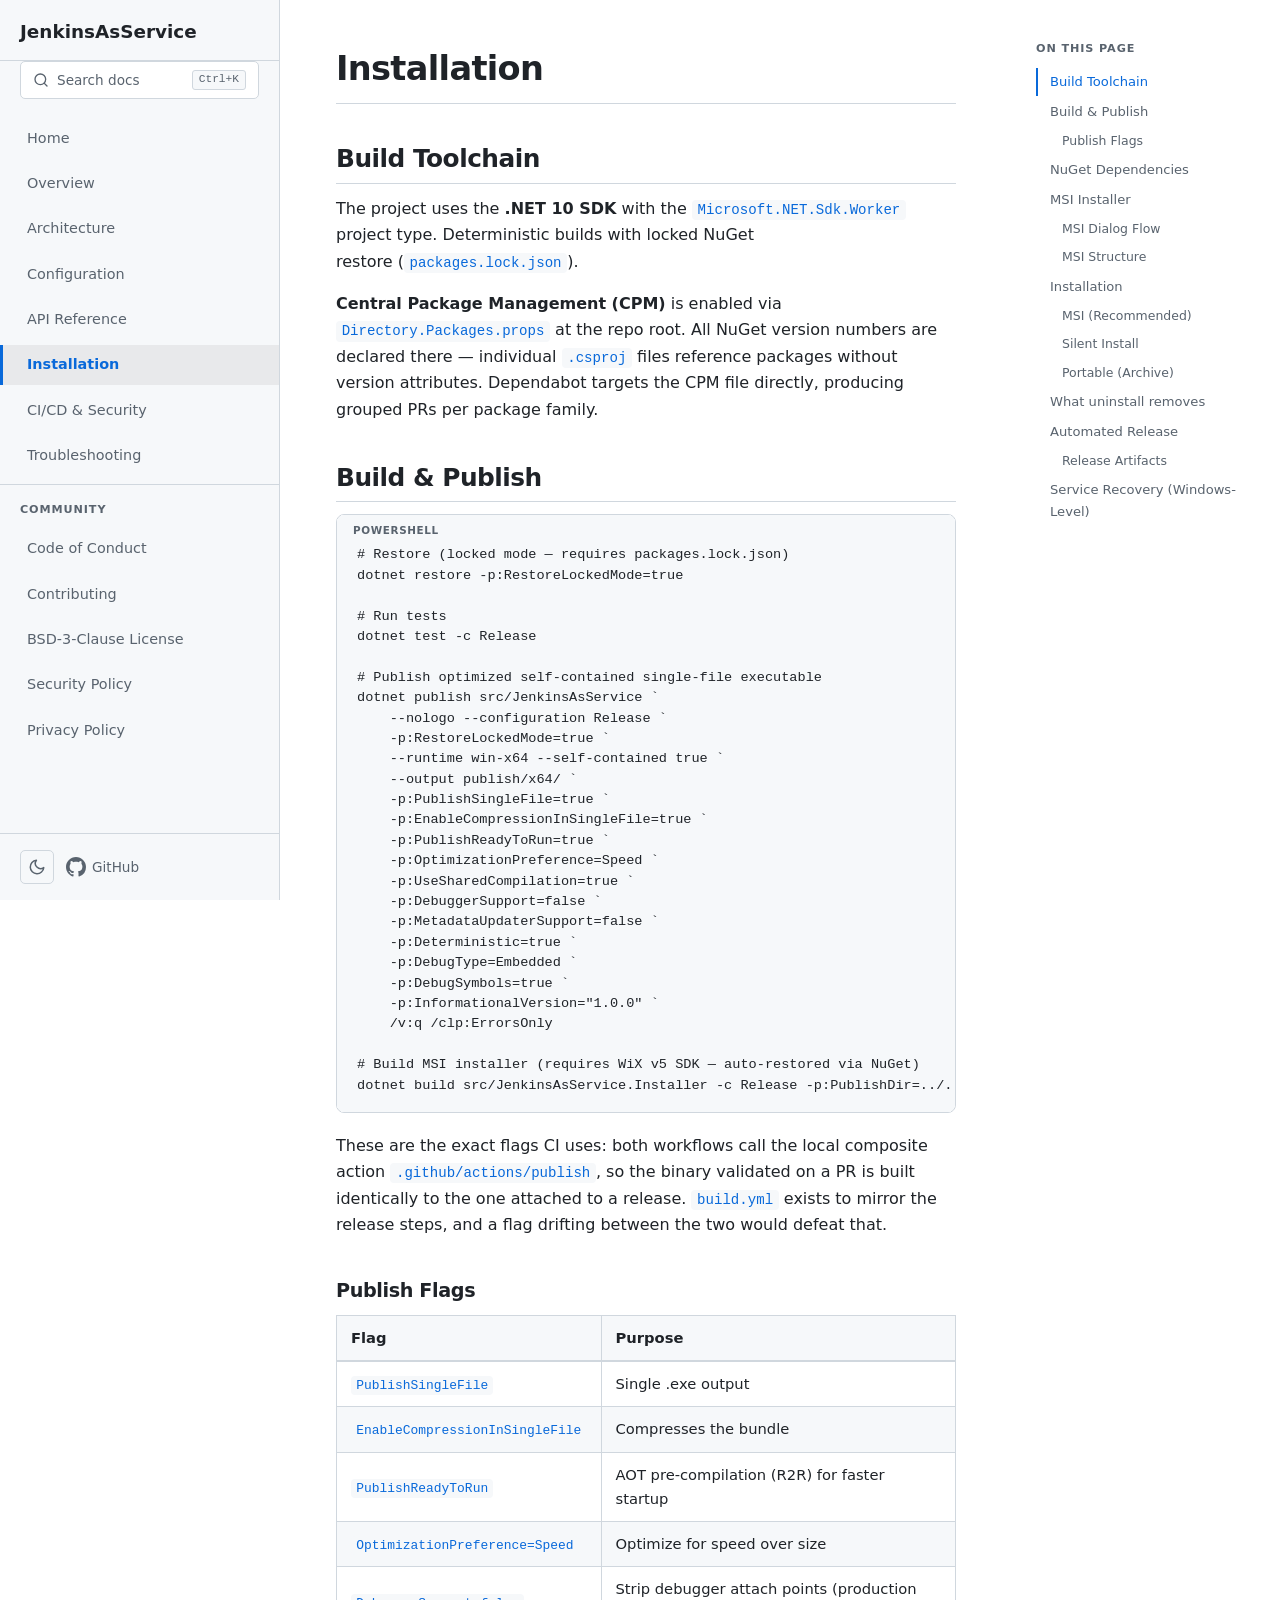
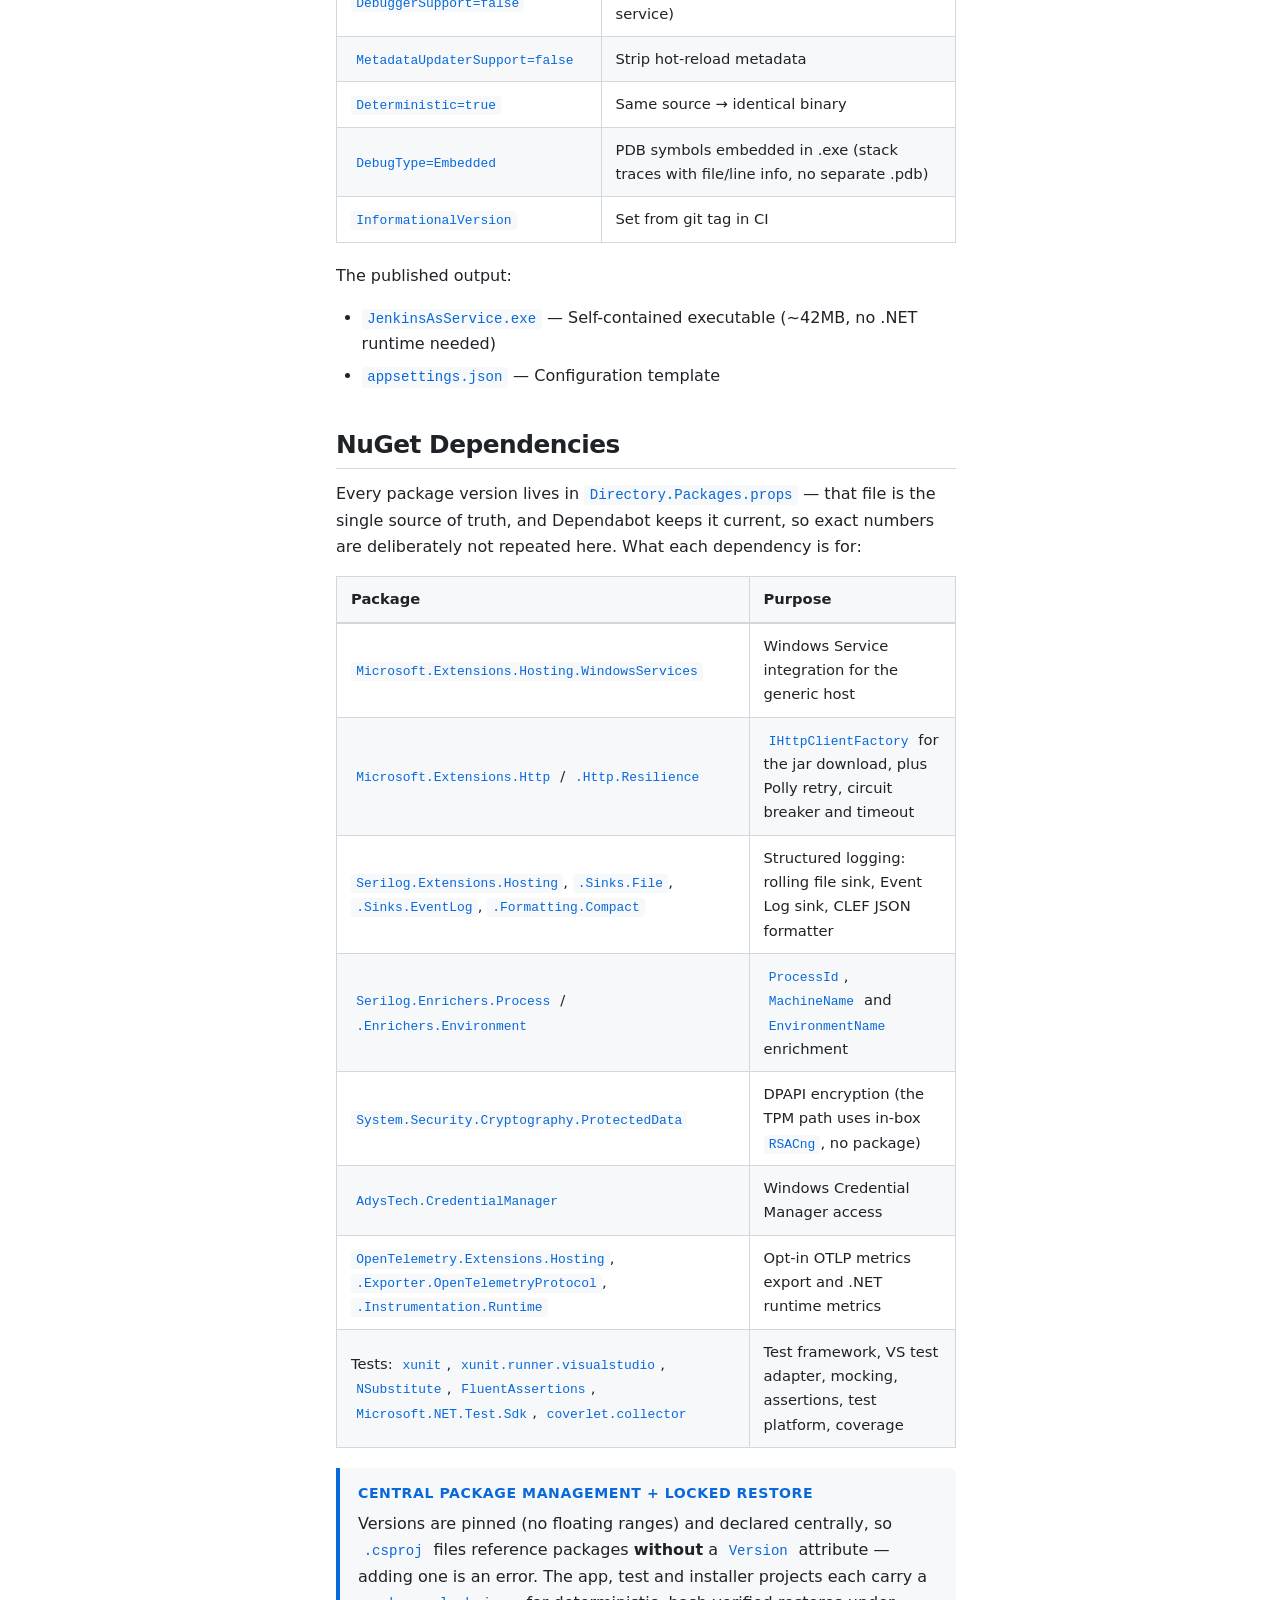
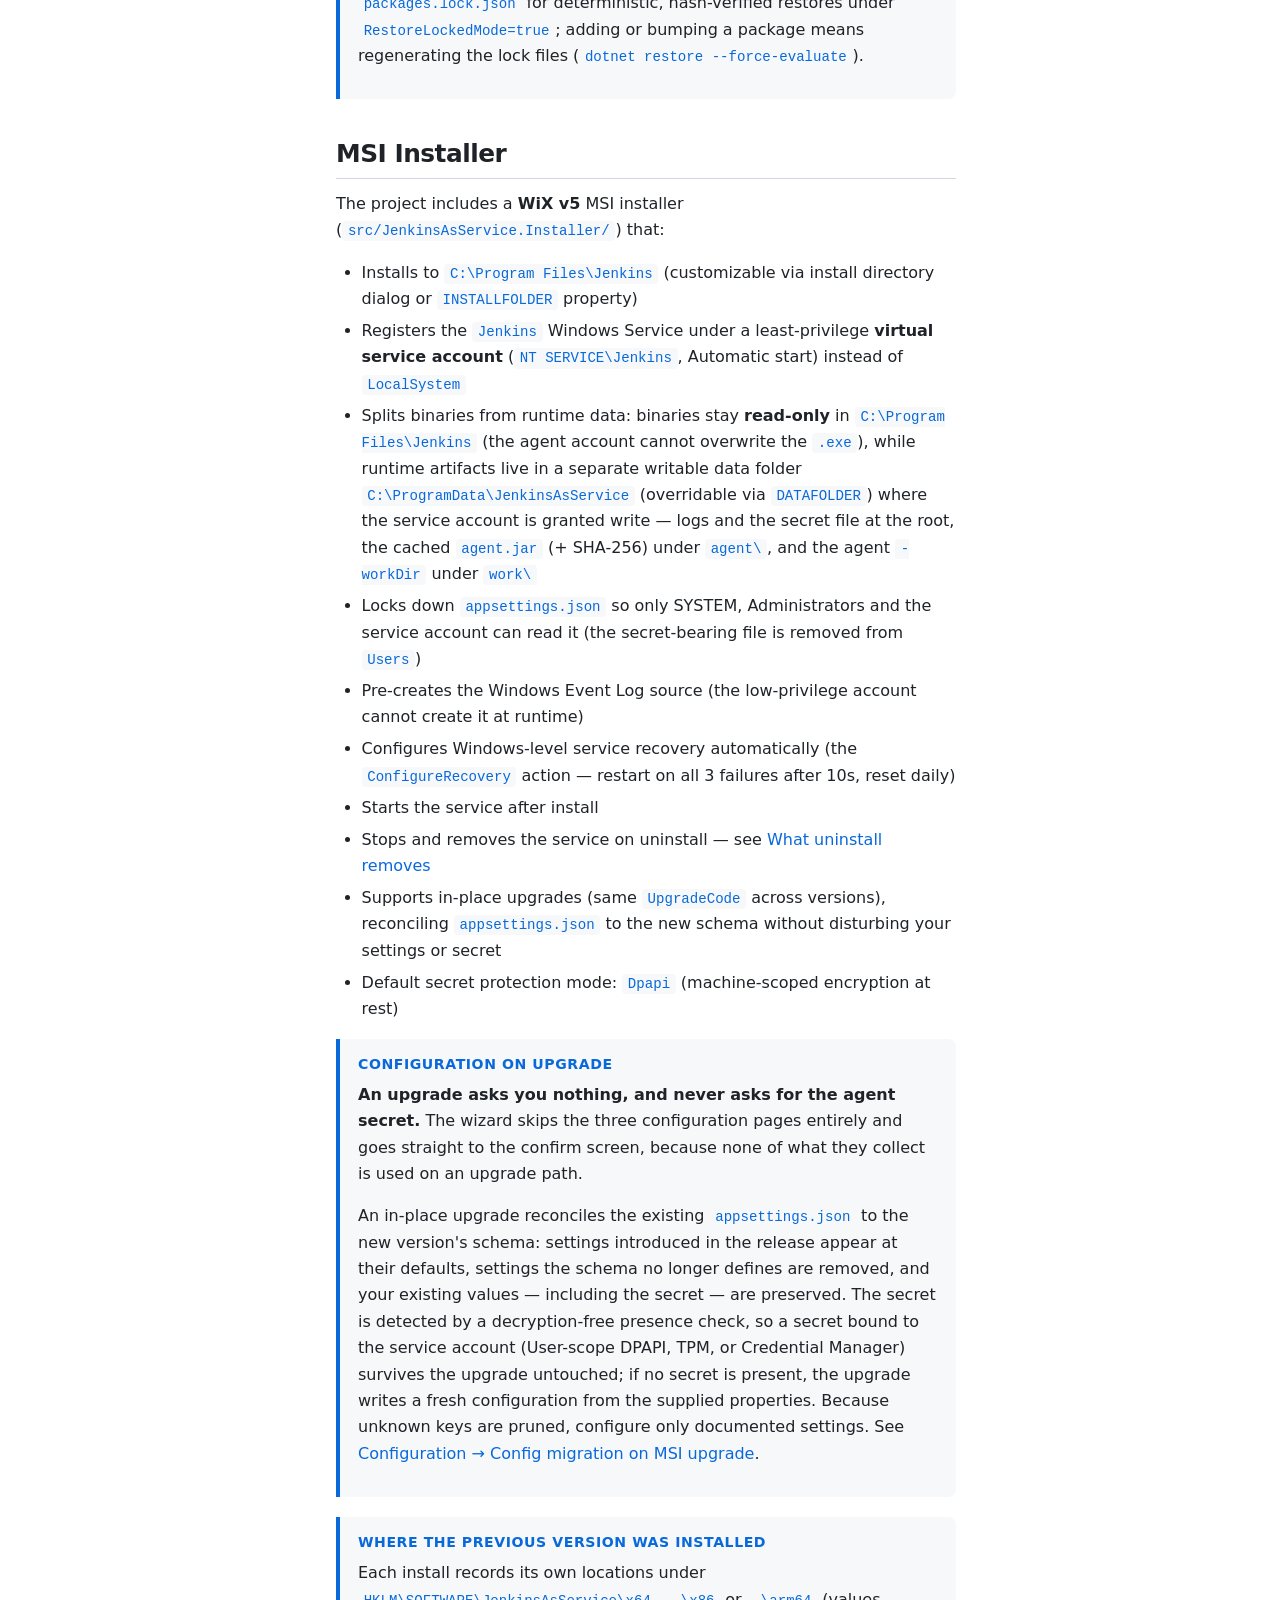
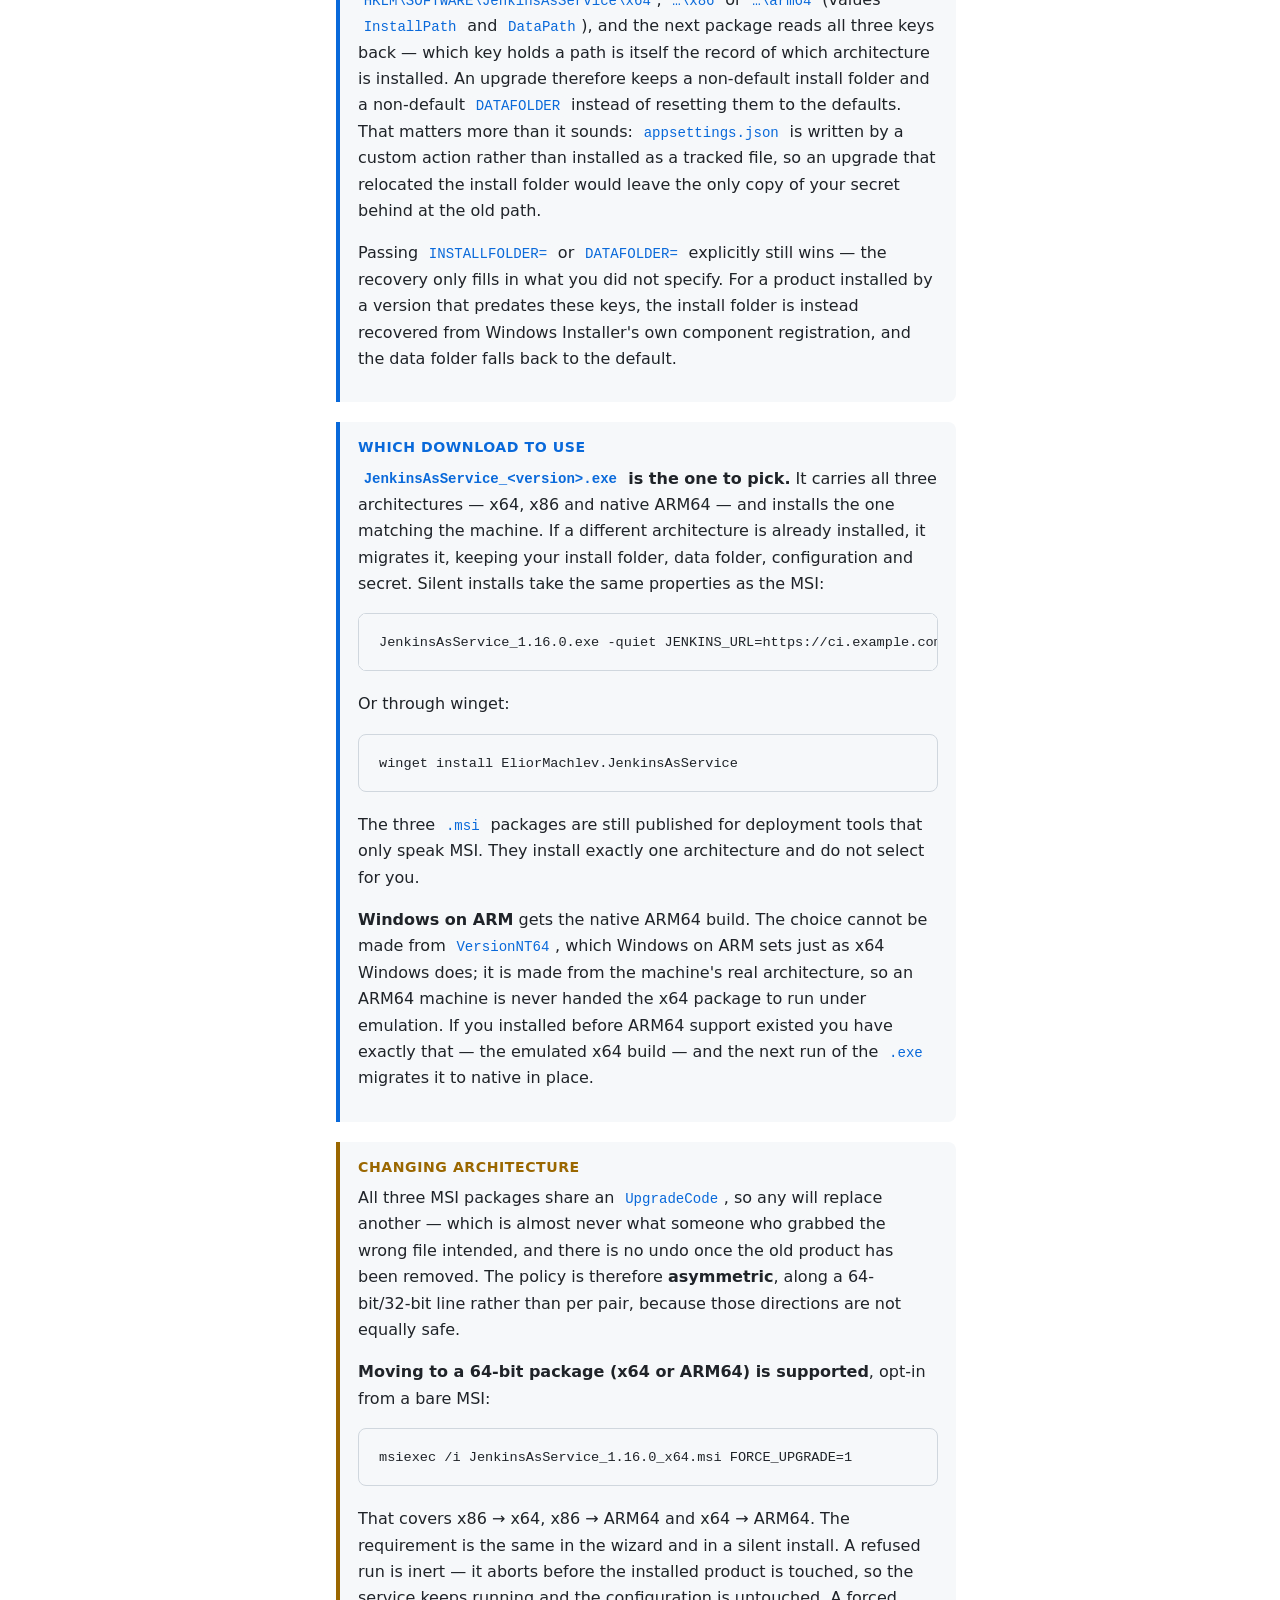
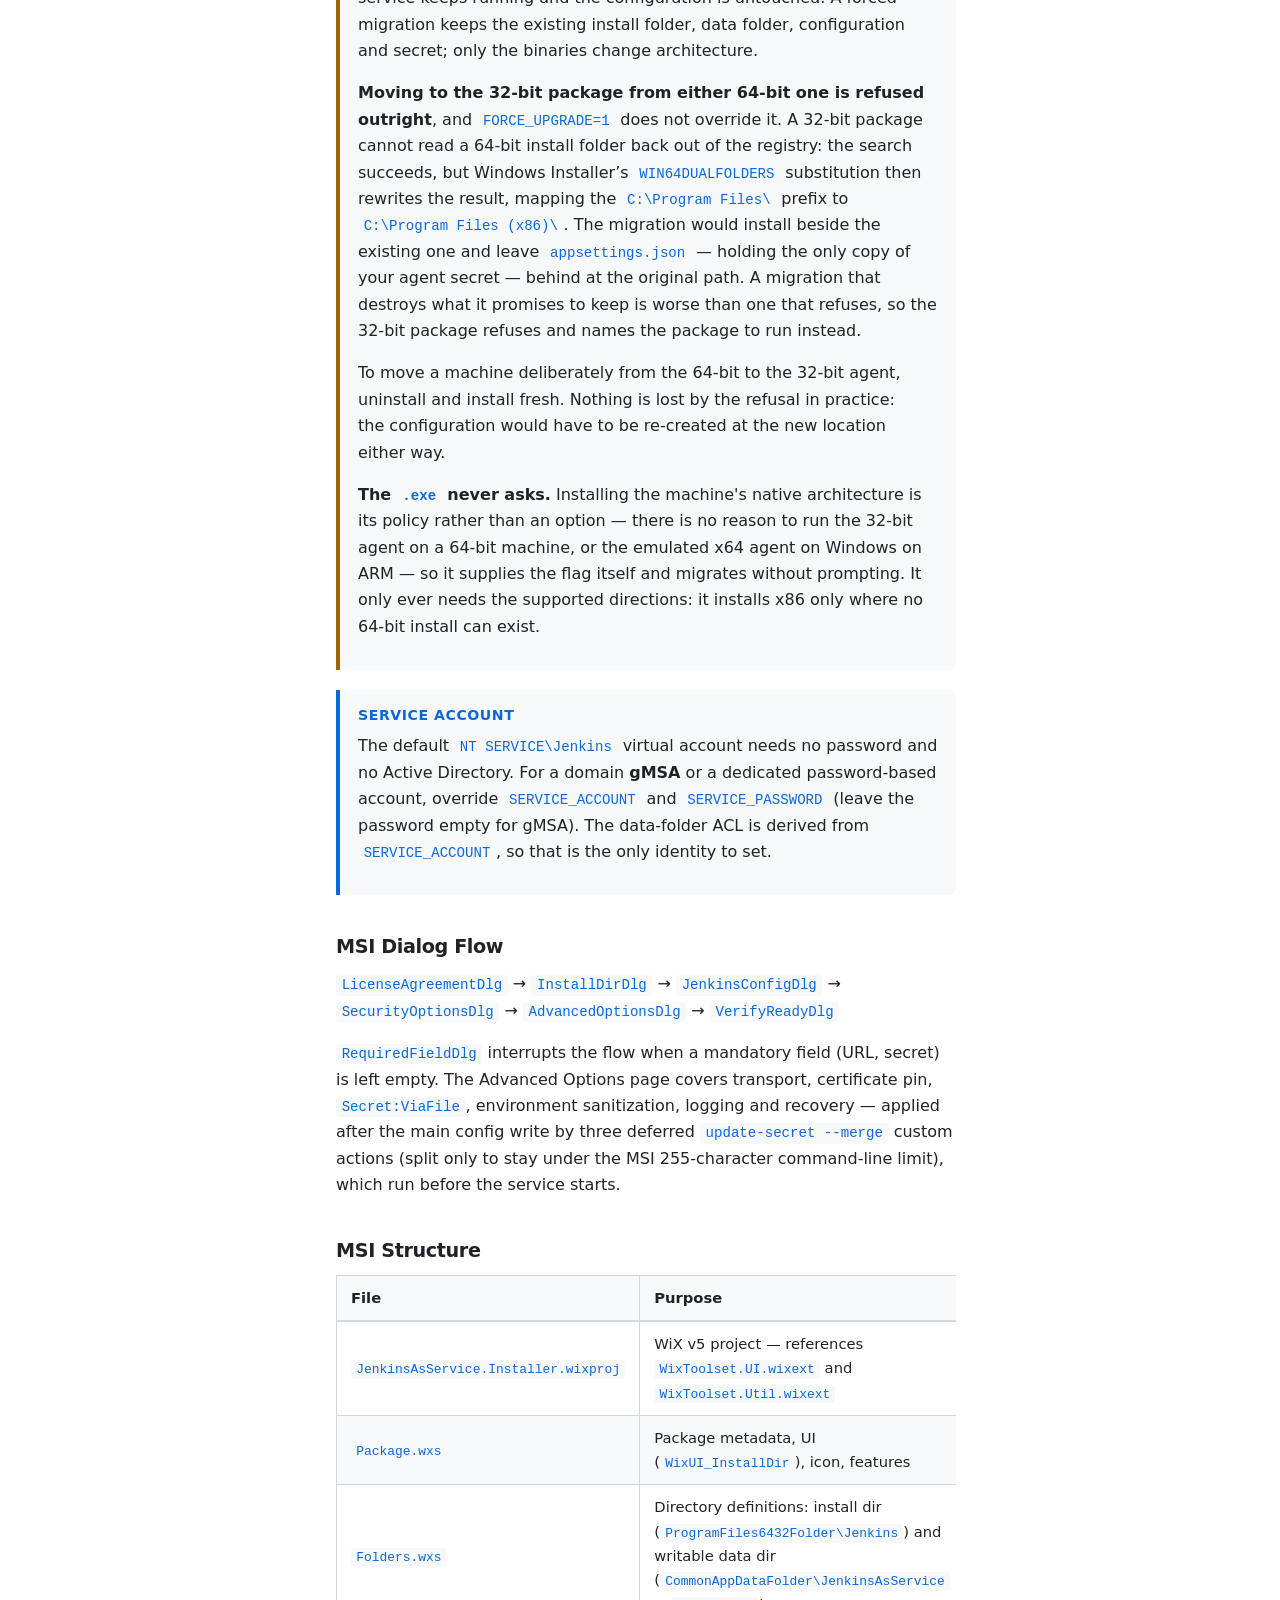
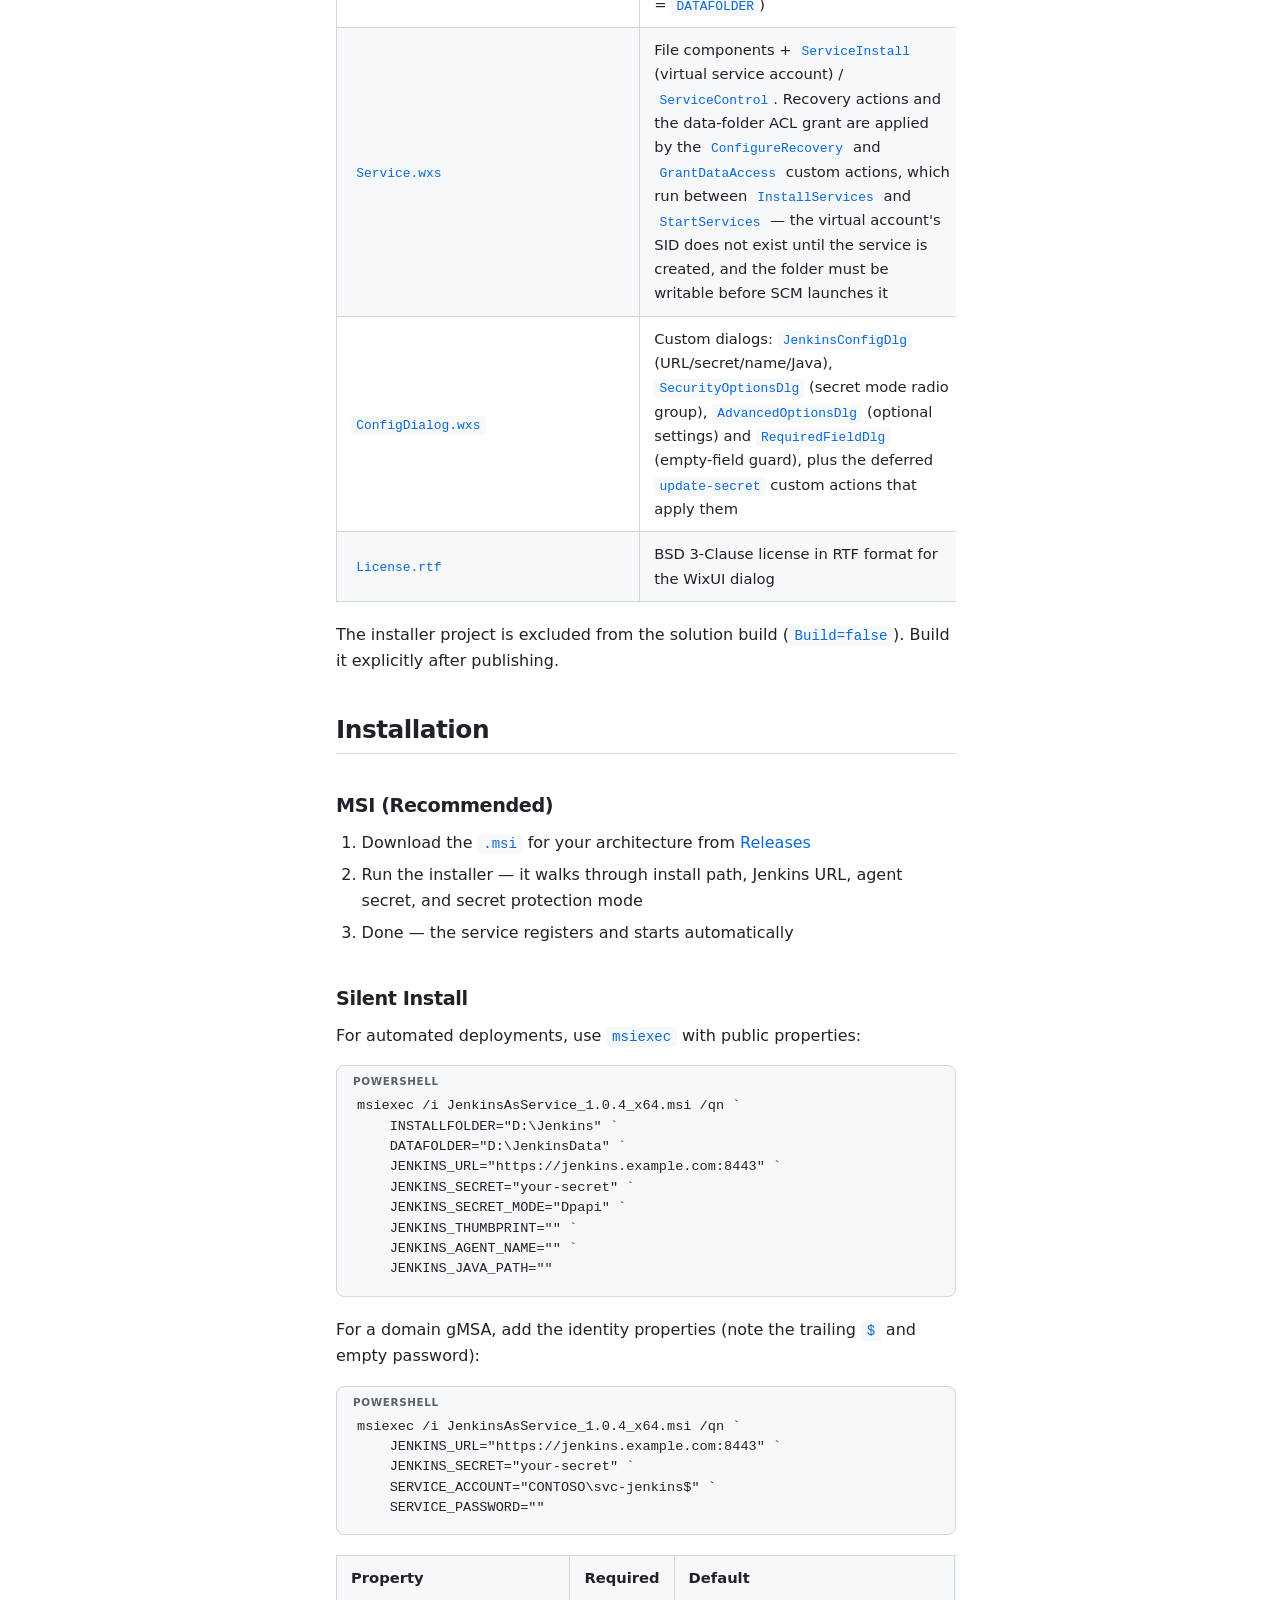
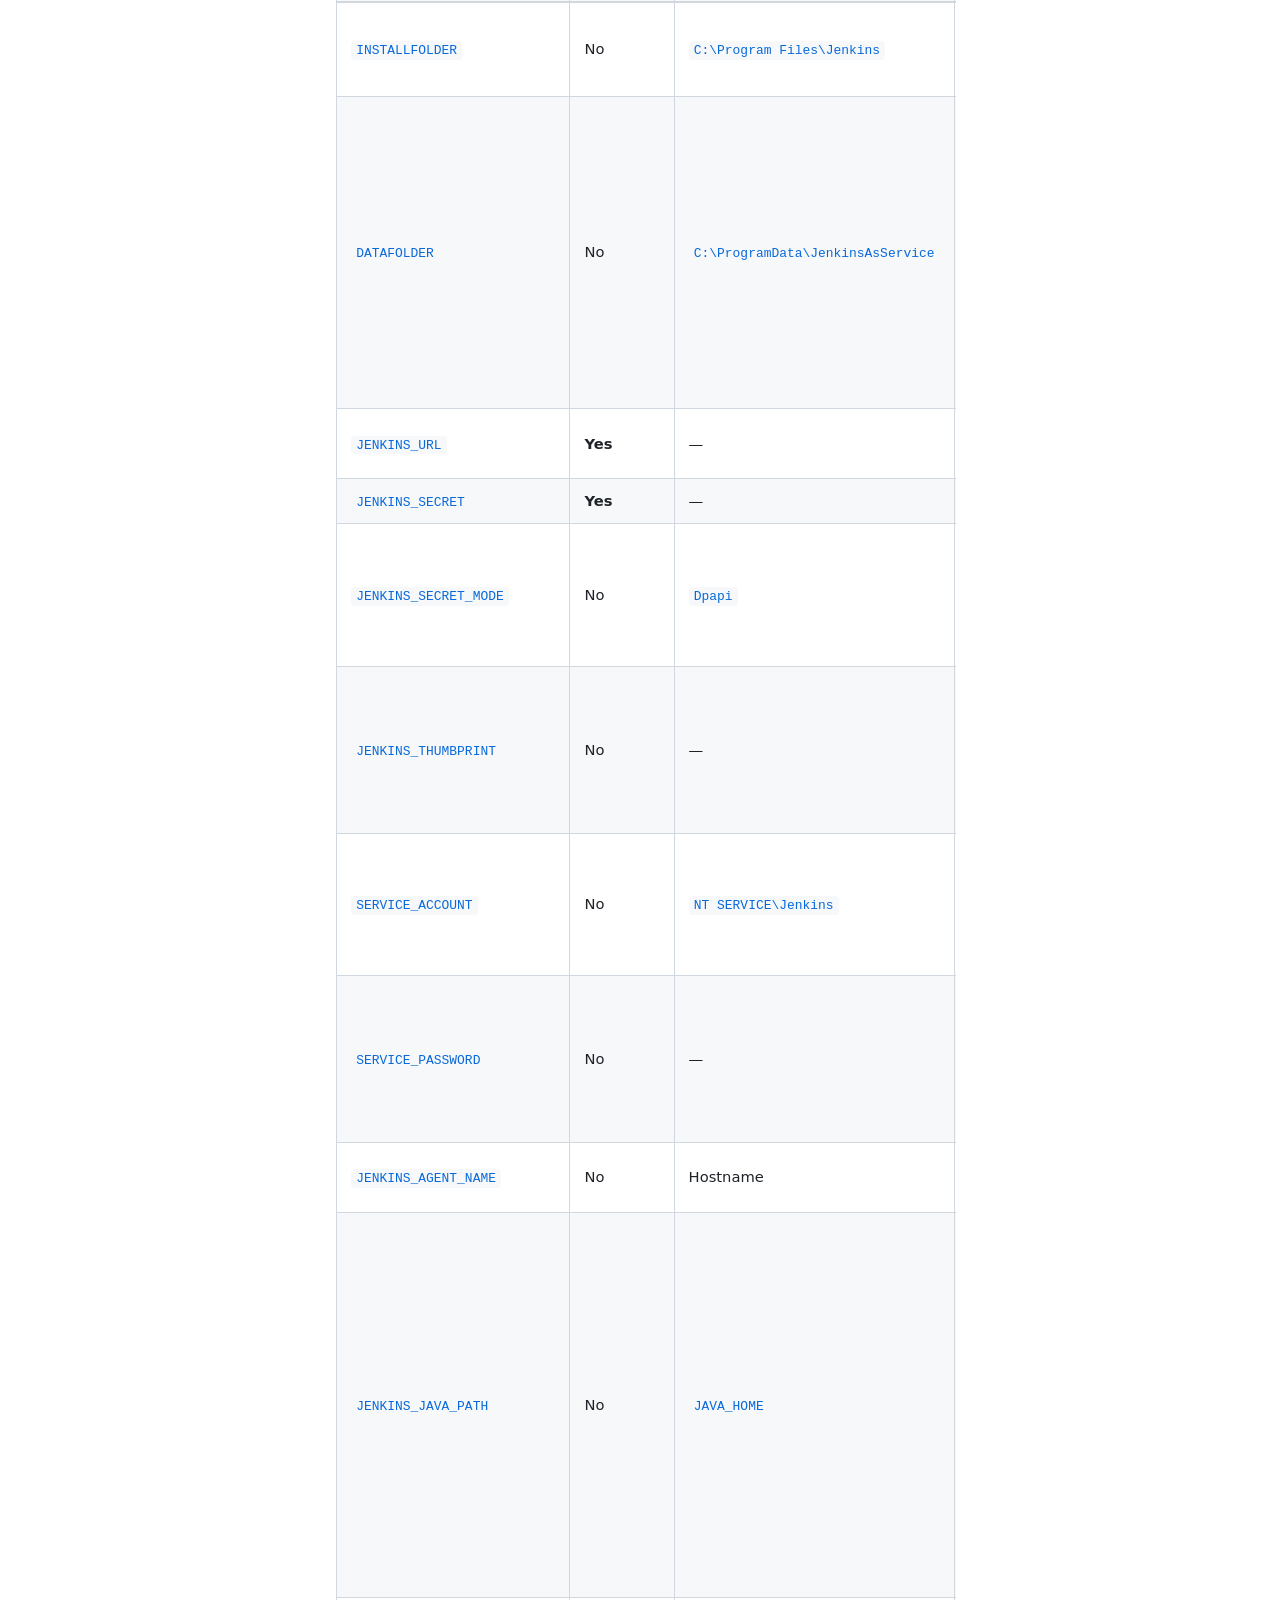
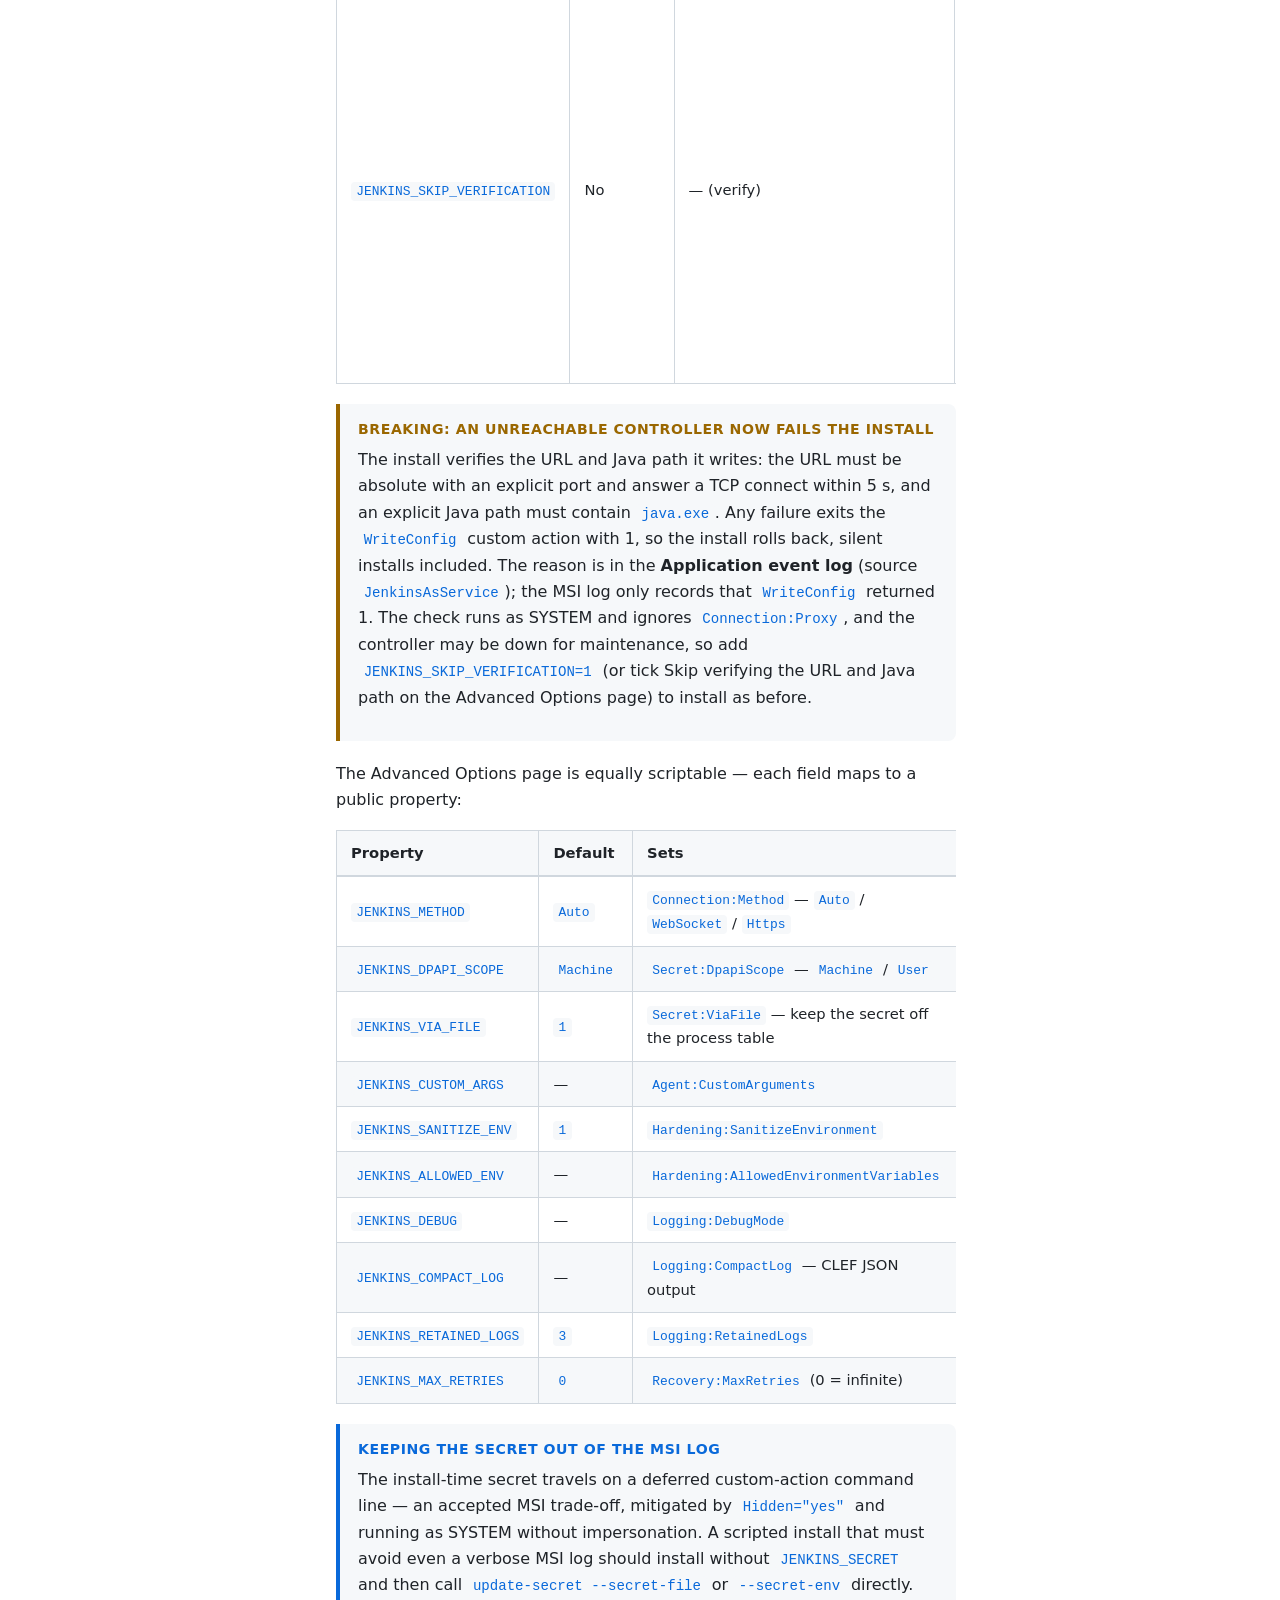
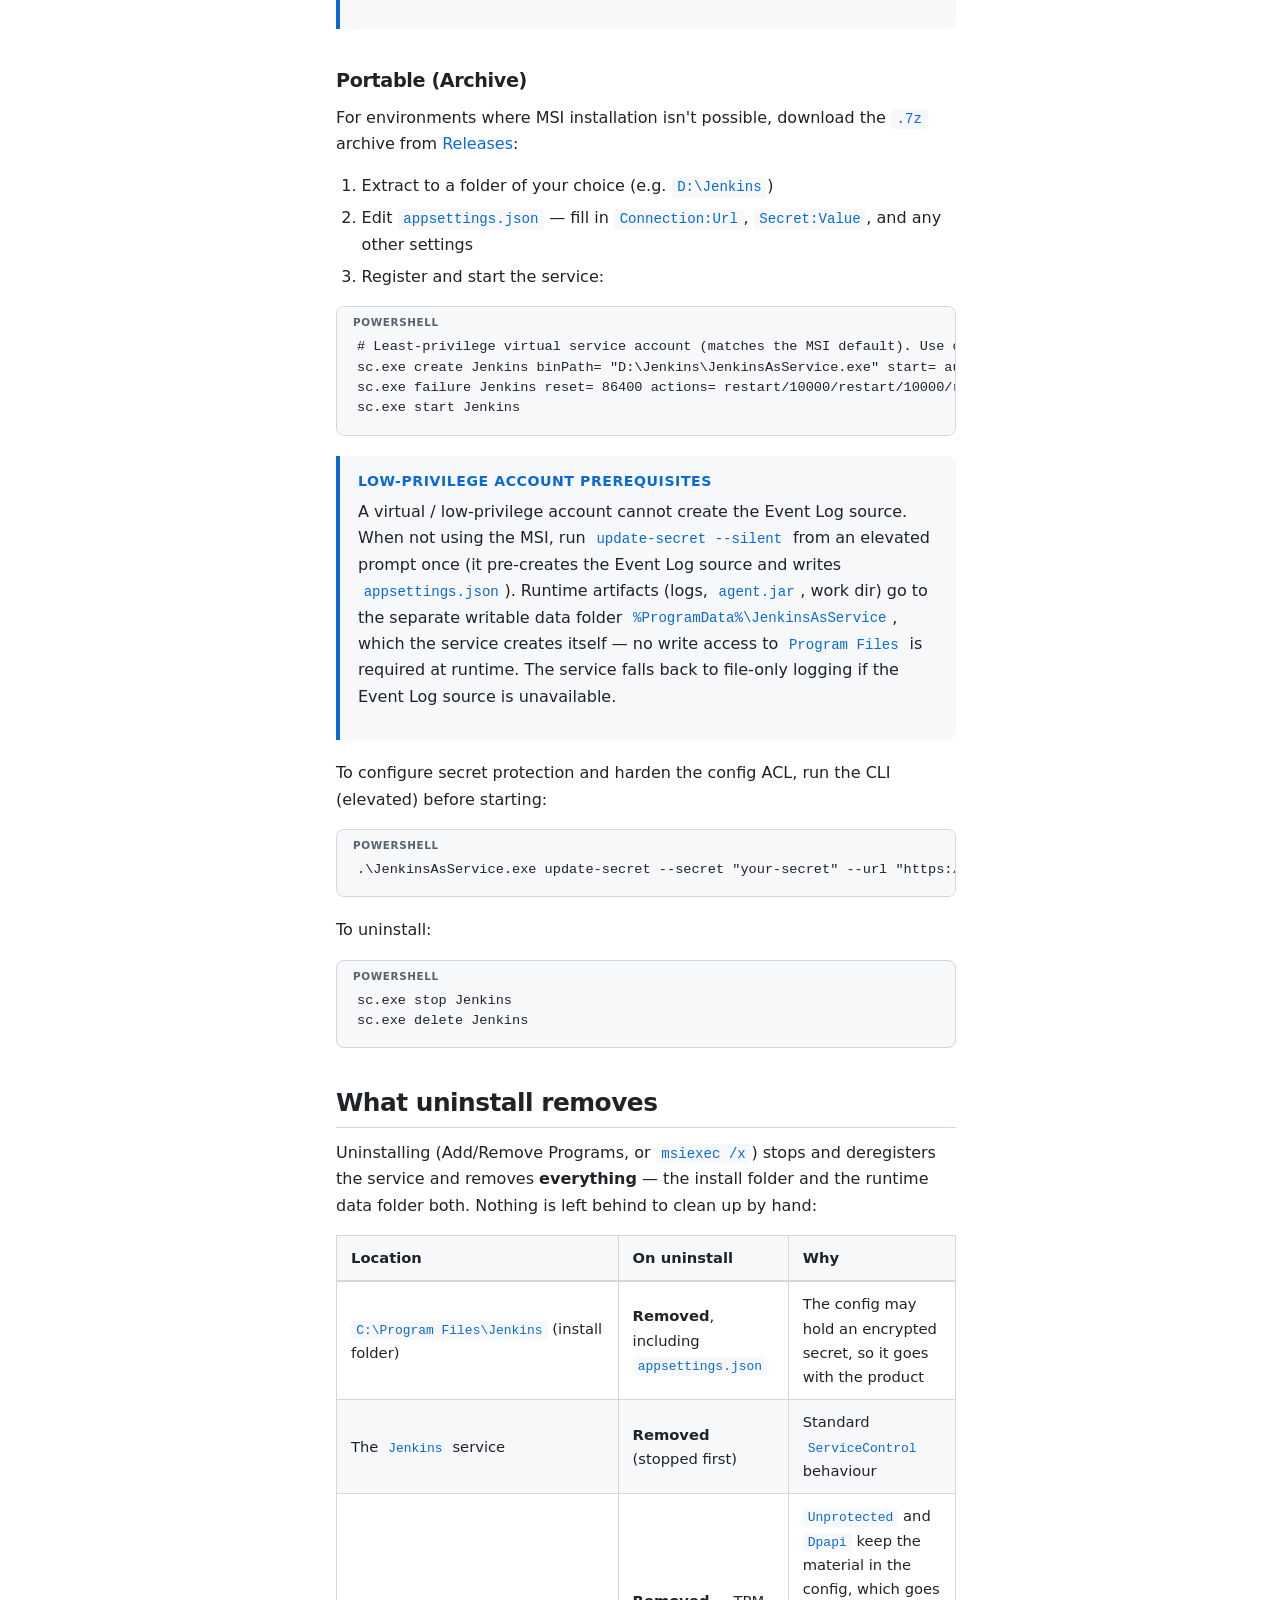
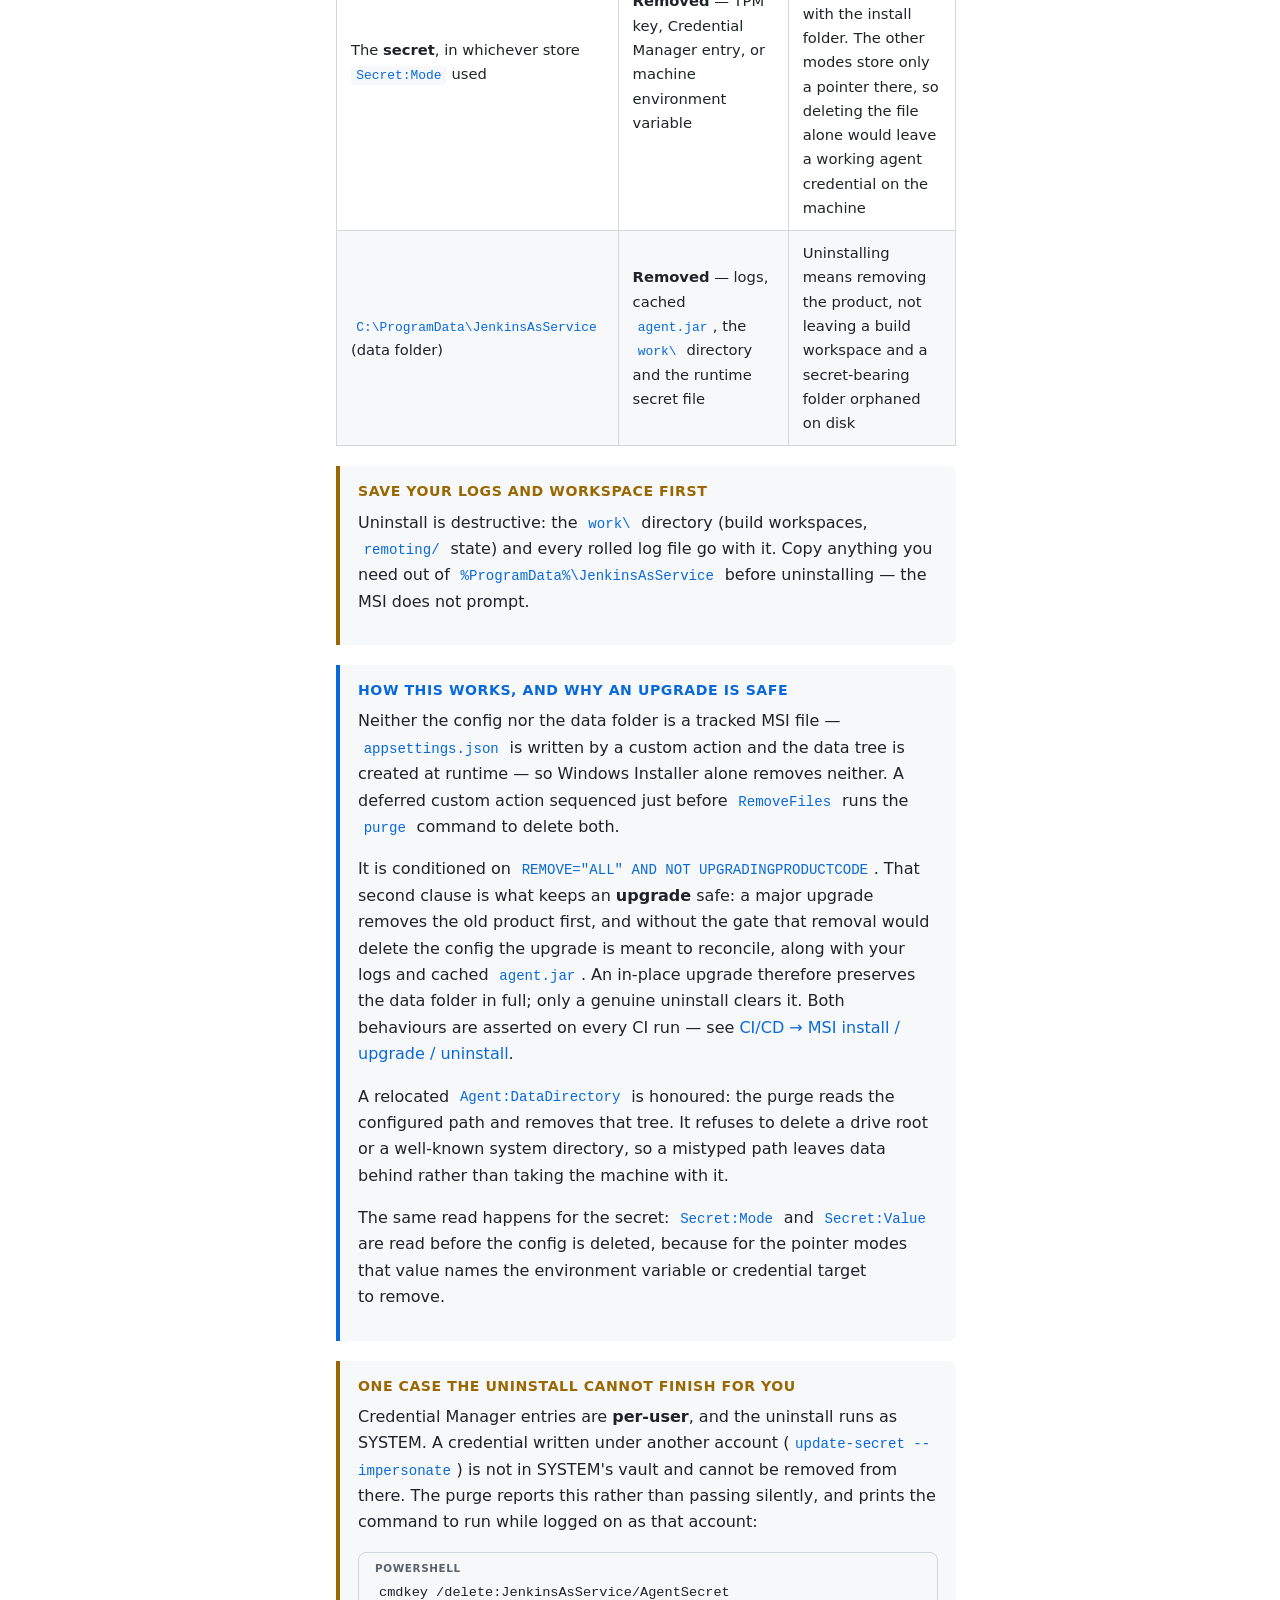
<file: docs/installation.html>
<!DOCTYPE html>
<html lang="en" data-theme="dark">
<head>
  <meta charset="UTF-8">
  <meta name="viewport" content="width=device-width, initial-scale=1.0">
  <title>Installation - JenkinsAsService</title>
  <link rel="stylesheet" href="styles.css">
</head>
<body>
  <div id="sidebar-overlay" class="sidebar-overlay"></div>

  <button id="hamburger" class="hamburger" aria-label="Toggle navigation" aria-expanded="false">
    <svg width="20" height="20" viewBox="0 0 24 24" fill="none" stroke="currentColor" stroke-width="2" stroke-linecap="round" stroke-linejoin="round"><line x1="3" y1="6" x2="21" y2="6"/><line x1="3" y1="12" x2="21" y2="12"/><line x1="3" y1="18" x2="21" y2="18"/></svg>
  </button>

  <nav id="sidebar" class="sidebar">
    <div class="sidebar-header">
      <a href="index.html" class="site-title">JenkinsAsService</a>
    </div>
    <button id="search-trigger" class="search-trigger" type="button">
      <svg width="16" height="16" viewBox="0 0 24 24" fill="none" stroke="currentColor" stroke-width="2" stroke-linecap="round" stroke-linejoin="round"><circle cx="11" cy="11" r="8"/><line x1="21" y1="21" x2="16.65" y2="16.65"/></svg>
      Search docs
      <kbd>Ctrl+K</kbd>
    </button>
    <ul class="sidebar-nav">
      <li><a href="index.html">Home</a></li>
      <li><a href="overview.html">Overview</a></li>
      <li><a href="architecture.html">Architecture</a></li>
      <li><a href="configuration.html">Configuration</a></li>
      <li><a href="api-reference.html">API Reference</a></li>
      <li><a href="installation.html" class="active">Installation</a></li>
      <li><a href="ci-cd.html">CI/CD &amp; Security</a></li>
      <li><a href="troubleshooting.html">Troubleshooting</a></li>
      <li class="nav-section">Community</li>
      <li><a href="https://github.com/EliorMachlev/JenkinsAsService/blob/main/CODE_OF_CONDUCT.md" target="_blank">Code of Conduct</a></li>
      <li><a href="https://github.com/EliorMachlev/JenkinsAsService/blob/main/CONTRIBUTING.md" target="_blank">Contributing</a></li>
      <li><a href="https://github.com/EliorMachlev/JenkinsAsService/blob/main/LICENSE" target="_blank">BSD-3-Clause License</a></li>
      <li><a href="https://github.com/EliorMachlev/JenkinsAsService/blob/main/Security.md" target="_blank">Security Policy</a></li>
      <li><a href="https://github.com/EliorMachlev/JenkinsAsService/blob/main/PRIVACY.md" target="_blank">Privacy Policy</a></li>    </ul>
    <div class="sidebar-footer">
      <button id="theme-toggle" class="theme-toggle" aria-label="Switch to light theme"></button>
      <a href="https://github.com/EliorMachlev/JenkinsAsService" class="github-link" target="_blank" rel="noopener noreferrer">
        <svg width="20" height="20" viewBox="0 0 16 16" fill="currentColor"><path d="M8 0C3.58 0 0 3.58 0 8c0 3.54 2.29 6.53 5.47 7.59.4.07.55-.17.55-.38 0-.19-.01-.82-.01-1.49-2.01.37-2.53-.49-2.69-.94-.09-.23-.48-.94-.82-1.13-.28-.15-.68-.52-.01-.53.63-.01 1.08.58 1.23.82.72 1.21 1.87.87 2.33.66.07-.52.28-.87.51-1.07-1.78-.2-3.64-.89-3.64-3.95 0-.87.31-1.59.82-2.15-.08-.2-.36-1.02.08-2.12 0 0 .67-.21 2.2.82.64-.18 1.32-.27 2-.27.68 0 1.36.09 2 .27 1.53-1.04 2.2-.82 2.2-.82.44 1.1.16 1.92.08 2.12.51.56.82 1.27.82 2.15 0 3.07-1.87 3.75-3.65 3.95.29.25.54.73.54 1.48 0 1.07-.01 1.93-.01 2.2 0 .21.15.46.55.38A8.013 8.013 0 0016 8c0-4.42-3.58-8-8-8z"/></svg>
        GitHub
      </a>
    </div>
  </nav>

  <main class="content">
    <h1>Installation</h1>

    <h2 id="build-toolchain">Build Toolchain</h2>
    <p>The project uses the <strong>.NET 10 SDK</strong> with the <code>Microsoft.NET.Sdk.Worker</code> project type. Deterministic builds with locked NuGet restore (<code>packages.lock.json</code>).</p>

    <p><strong>Central Package Management (CPM)</strong> is enabled via <code>Directory.Packages.props</code> at the repo root. All NuGet version numbers are declared there &mdash; individual <code>.csproj</code> files reference packages without version attributes. Dependabot targets the CPM file directly, producing grouped PRs per package family.</p>

    <h2 id="build-publish">Build &amp; Publish</h2>
    <pre data-lang="powershell"><code># Restore (locked mode — requires packages.lock.json)
dotnet restore -p:RestoreLockedMode=true

# Run tests
dotnet test -c Release

# Publish optimized self-contained single-file executable
dotnet publish src/JenkinsAsService `
    --nologo --configuration Release `
    -p:RestoreLockedMode=true `
    --runtime win-x64 --self-contained true `
    --output publish/x64/ `
    -p:PublishSingleFile=true `
    -p:EnableCompressionInSingleFile=true `
    -p:PublishReadyToRun=true `
    -p:OptimizationPreference=Speed `
    -p:UseSharedCompilation=true `
    -p:DebuggerSupport=false `
    -p:MetadataUpdaterSupport=false `
    -p:Deterministic=true `
    -p:DebugType=Embedded `
    -p:DebugSymbols=true `
    -p:InformationalVersion="1.0.0" `
    /v:q /clp:ErrorsOnly

# Build MSI installer (requires WiX v5 SDK — auto-restored via NuGet)
dotnet build src/JenkinsAsService.Installer -c Release -p:PublishDir=../../publish/x64/ -p:Version=1.0.0</code></pre>

    <p>These are the exact flags CI uses: both workflows call the local composite action <code>.github/actions/publish</code>, so the binary validated on a PR is built identically to the one attached to a release. <code>build.yml</code> exists to mirror the release steps, and a flag drifting between the two would defeat that.</p>

    <h3 id="publish-flags">Publish Flags</h3>
    <div class="table-wrap">
      <table>
        <thead>
          <tr>
            <th>Flag</th>
            <th>Purpose</th>
          </tr>
        </thead>
        <tbody>
          <tr>
            <td><code>PublishSingleFile</code></td>
            <td>Single .exe output</td>
          </tr>
          <tr>
            <td><code>EnableCompressionInSingleFile</code></td>
            <td>Compresses the bundle</td>
          </tr>
          <tr>
            <td><code>PublishReadyToRun</code></td>
            <td>AOT pre-compilation (R2R) for faster startup</td>
          </tr>
          <tr>
            <td><code>OptimizationPreference=Speed</code></td>
            <td>Optimize for speed over size</td>
          </tr>
          <tr>
            <td><code>DebuggerSupport=false</code></td>
            <td>Strip debugger attach points (production service)</td>
          </tr>
          <tr>
            <td><code>MetadataUpdaterSupport=false</code></td>
            <td>Strip hot-reload metadata</td>
          </tr>
          <tr>
            <td><code>Deterministic=true</code></td>
            <td>Same source &rarr; identical binary</td>
          </tr>
          <tr>
            <td><code>DebugType=Embedded</code></td>
            <td>PDB symbols embedded in .exe (stack traces with file/line info, no separate .pdb)</td>
          </tr>
          <tr>
            <td><code>InformationalVersion</code></td>
            <td>Set from git tag in CI</td>
          </tr>
        </tbody>
      </table>
    </div>

    <p>The published output:</p>
    <ul>
      <li><code>JenkinsAsService.exe</code> &mdash; Self-contained executable (~42MB, no .NET runtime needed)</li>
      <li><code>appsettings.json</code> &mdash; Configuration template</li>
    </ul>

    <h2 id="nuget-dependencies">NuGet Dependencies</h2>

    <p>Every package version lives in <a href="https://github.com/EliorMachlev/JenkinsAsService/blob/main/Directory.Packages.props"><code>Directory.Packages.props</code></a> &mdash; that file is the single source of truth, and Dependabot keeps it current, so exact numbers are deliberately not repeated here. What each dependency is <em>for</em>:</p>

    <div class="table-wrap">
      <table>
        <thead>
          <tr>
            <th>Package</th>
            <th>Purpose</th>
          </tr>
        </thead>
        <tbody>
          <tr>
            <td><code>Microsoft.Extensions.Hosting.WindowsServices</code></td>
            <td>Windows Service integration for the generic host</td>
          </tr>
          <tr>
            <td><code>Microsoft.Extensions.Http</code> / <code>.Http.Resilience</code></td>
            <td><code>IHttpClientFactory</code> for the jar download, plus Polly retry, circuit breaker and timeout</td>
          </tr>
          <tr>
            <td><code>Serilog.Extensions.Hosting</code>, <code>.Sinks.File</code>, <code>.Sinks.EventLog</code>, <code>.Formatting.Compact</code></td>
            <td>Structured logging: rolling file sink, Event Log sink, CLEF JSON formatter</td>
          </tr>
          <tr>
            <td><code>Serilog.Enrichers.Process</code> / <code>.Enrichers.Environment</code></td>
            <td><code>ProcessId</code>, <code>MachineName</code> and <code>EnvironmentName</code> enrichment</td>
          </tr>
          <tr>
            <td><code>System.Security.Cryptography.ProtectedData</code></td>
            <td>DPAPI encryption (the TPM path uses in-box <code>RSACng</code>, no package)</td>
          </tr>
          <tr>
            <td><code>AdysTech.CredentialManager</code></td>
            <td>Windows Credential Manager access</td>
          </tr>
          <tr>
            <td><code>OpenTelemetry.Extensions.Hosting</code>, <code>.Exporter.OpenTelemetryProtocol</code>, <code>.Instrumentation.Runtime</code></td>
            <td>Opt-in OTLP metrics export and .NET runtime metrics</td>
          </tr>
          <tr>
            <td><em>Tests:</em> <code>xunit</code>, <code>xunit.runner.visualstudio</code>, <code>NSubstitute</code>, <code>FluentAssertions</code>, <code>Microsoft.NET.Test.Sdk</code>, <code>coverlet.collector</code></td>
            <td>Test framework, VS test adapter, mocking, assertions, test platform, coverage</td>
          </tr>
        </tbody>
      </table>
    </div>

    <div class="callout callout-note">
      <div class="callout-title">Central Package Management + locked restore</div>
      <p>Versions are pinned (no floating ranges) and declared centrally, so <code>.csproj</code> files reference packages <strong>without</strong> a <code>Version</code> attribute &mdash; adding one is an error. The app, test and installer projects each carry a <code>packages.lock.json</code> for deterministic, hash-verified restores under <code>RestoreLockedMode=true</code>; adding or bumping a package means regenerating the lock files (<code>dotnet restore --force-evaluate</code>).</p>
    </div>

    <h2 id="msi-installer">MSI Installer</h2>
    <p>The project includes a <strong>WiX v5</strong> MSI installer (<code>src/JenkinsAsService.Installer/</code>) that:</p>
    <ul>
      <li>Installs to <code>C:\Program Files\Jenkins</code> (customizable via install directory dialog or <code>INSTALLFOLDER</code> property)</li>
      <li>Registers the <code>Jenkins</code> Windows Service under a least-privilege <strong>virtual service account</strong> (<code>NT SERVICE\Jenkins</code>, Automatic start) instead of <code>LocalSystem</code></li>
      <li>Splits binaries from runtime data: binaries stay <strong>read-only</strong> in <code>C:\Program Files\Jenkins</code> (the agent account cannot overwrite the <code>.exe</code>), while runtime artifacts live in a separate writable data folder <code>C:\ProgramData\JenkinsAsService</code> (overridable via <code>DATAFOLDER</code>) where the service account is granted write &mdash; logs and the secret file at the root, the cached <code>agent.jar</code> (+ SHA-256) under <code>agent\</code>, and the agent <code>-workDir</code> under <code>work\</code></li>
      <li>Locks down <code>appsettings.json</code> so only SYSTEM, Administrators and the service account can read it (the secret-bearing file is removed from <code>Users</code>)</li>
      <li>Pre-creates the Windows Event Log source (the low-privilege account cannot create it at runtime)</li>
      <li>Configures Windows-level service recovery automatically (the <code>ConfigureRecovery</code> action &mdash; restart on all 3 failures after 10s, reset daily)</li>
      <li>Starts the service after install</li>
      <li>Stops and removes the service on uninstall &mdash; see <a href="#uninstall">What uninstall removes</a></li>
      <li>Supports in-place upgrades (same <code>UpgradeCode</code> across versions), reconciling <code>appsettings.json</code> to the new schema without disturbing your settings or secret</li>
      <li>Default secret protection mode: <code>Dpapi</code> (machine-scoped encryption at rest)</li>
    </ul>

    <div class="callout callout-note">
      <div class="callout-title">Configuration on upgrade</div>
      <p><strong>An upgrade asks you nothing, and never asks for the agent secret.</strong> The wizard skips the three configuration pages entirely and goes straight to the confirm screen, because none of what they collect is used on an upgrade path.</p>
      <p>An in-place upgrade reconciles the existing <code>appsettings.json</code> to the new version's schema: settings introduced in the release appear at their defaults, settings the schema no longer defines are removed, and your existing values &mdash; including the secret &mdash; are preserved. The secret is detected by a decryption-free presence check, so a secret bound to the service account (User-scope DPAPI, TPM, or Credential Manager) survives the upgrade untouched; if no secret is present, the upgrade writes a fresh configuration from the supplied properties. Because unknown keys are pruned, configure only documented settings. See <a href="configuration.html#config-migration-on-upgrade">Configuration &rarr; Config migration on MSI upgrade</a>.</p>
    </div>

    <div class="callout callout-note">
      <div class="callout-title">Where the previous version was installed</div>
      <p>Each install records its own locations under <code>HKLM\SOFTWARE\JenkinsAsService\x64</code>, <code>&hellip;\x86</code> or <code>&hellip;\arm64</code> (values <code>InstallPath</code> and <code>DataPath</code>), and the next package reads all three keys back &mdash; which key holds a path is itself the record of which architecture is installed. An upgrade therefore keeps a non-default install folder and a non-default <code>DATAFOLDER</code> instead of resetting them to the defaults. That matters more than it sounds: <code>appsettings.json</code> is written by a custom action rather than installed as a tracked file, so an upgrade that relocated the install folder would leave the only copy of your secret behind at the old path.</p>
      <p>Passing <code>INSTALLFOLDER=</code> or <code>DATAFOLDER=</code> explicitly still wins &mdash; the recovery only fills in what you did not specify. For a product installed by a version that predates these keys, the install folder is instead recovered from Windows Installer's own component registration, and the data folder falls back to the default.</p>
    </div>

    <div class="callout callout-note">
      <div class="callout-title">Which download to use</div>
      <p><strong><code>JenkinsAsService_&lt;version&gt;.exe</code> is the one to pick.</strong> It carries all three architectures &mdash; x64, x86 and native ARM64 &mdash; and installs the one matching the machine. If a different architecture is already installed, it migrates it, keeping your install folder, data folder, configuration and secret. Silent installs take the same properties as the MSI:</p>
      <pre><code>JenkinsAsService_1.16.0.exe -quiet JENKINS_URL=https://ci.example.com:8443 JENKINS_SECRET=...</code></pre>
      <p>Or through winget:</p>
      <pre><code>winget install EliorMachlev.JenkinsAsService</code></pre>
      <p>The three <code>.msi</code> packages are still published for deployment tools that only speak MSI. They install exactly one architecture and do not select for you.</p>
      <p><strong>Windows on ARM</strong> gets the <em>native</em> ARM64 build. The choice cannot be made from <code>VersionNT64</code>, which Windows on ARM sets just as x64 Windows does; it is made from the machine's real architecture, so an ARM64 machine is never handed the x64 package to run under emulation. If you installed before ARM64 support existed you have exactly that &mdash; the emulated x64 build &mdash; and the next run of the <code>.exe</code> migrates it to native in place.</p>
    </div>

    <div class="callout callout-warning">
      <div class="callout-title">Changing architecture</div>
      <p>All three MSI packages share an <code>UpgradeCode</code>, so any will replace another &mdash; which is almost never what someone who grabbed the wrong file intended, and there is no undo once the old product has been removed. The policy is therefore <strong>asymmetric</strong>, along a 64-bit/32-bit line rather than per pair, because those directions are not equally safe.</p>
      <p><strong>Moving to a 64-bit package (x64 or ARM64) is supported</strong>, opt-in from a bare MSI:</p>
      <pre><code>msiexec /i JenkinsAsService_1.16.0_x64.msi FORCE_UPGRADE=1</code></pre>
      <p>That covers x86 &rarr; x64, x86 &rarr; ARM64 and x64 &rarr; ARM64. The requirement is the same in the wizard and in a silent install. A refused run is inert &mdash; it aborts before the installed product is touched, so the service keeps running and the configuration is untouched. A forced migration keeps the existing install folder, data folder, configuration and secret; only the binaries change architecture.</p>
      <p><strong>Moving to the 32-bit package from either 64-bit one is refused outright</strong>, and <code>FORCE_UPGRADE=1</code> does <em>not</em> override it. A 32-bit package cannot read a 64-bit install folder back out of the registry: the search succeeds, but Windows Installer&rsquo;s <code>WIN64DUALFOLDERS</code> substitution then rewrites the result, mapping the <code>C:\Program Files\</code> prefix to <code>C:\Program Files (x86)\</code>. The migration would install <em>beside</em> the existing one and leave <code>appsettings.json</code> &mdash; holding the only copy of your agent secret &mdash; behind at the original path. A migration that destroys what it promises to keep is worse than one that refuses, so the 32-bit package refuses and names the package to run instead.</p>
      <p>To move a machine deliberately from the 64-bit to the 32-bit agent, uninstall and install fresh. Nothing is lost by the refusal in practice: the configuration would have to be re-created at the new location either way.</p>
      <p><strong>The <code>.exe</code> never asks.</strong> Installing the machine's native architecture is its policy rather than an option &mdash; there is no reason to run the 32-bit agent on a 64-bit machine, or the emulated x64 agent on Windows on ARM &mdash; so it supplies the flag itself and migrates without prompting. It only ever needs the supported directions: it installs x86 only where no 64-bit install can exist.</p>
    </div>

    <div class="callout callout-note">
      <div class="callout-title">Service account</div>
      <p>The default <code>NT SERVICE\Jenkins</code> virtual account needs no password and no Active Directory. For a domain <strong>gMSA</strong> or a dedicated password-based account, override <code>SERVICE_ACCOUNT</code> and <code>SERVICE_PASSWORD</code> (leave the password empty for gMSA). The data-folder ACL is derived from <code>SERVICE_ACCOUNT</code>, so that is the only identity to set.</p>
    </div>

    <h3 id="msi-dialog-flow">MSI Dialog Flow</h3>
    <p><code>LicenseAgreementDlg</code> &rarr; <code>InstallDirDlg</code> &rarr; <code>JenkinsConfigDlg</code> &rarr; <code>SecurityOptionsDlg</code> &rarr; <code>AdvancedOptionsDlg</code> &rarr; <code>VerifyReadyDlg</code></p>
    <p><code>RequiredFieldDlg</code> interrupts the flow when a mandatory field (URL, secret) is left empty. The Advanced Options page covers transport, certificate pin, <code>Secret:ViaFile</code>, environment sanitization, logging and recovery &mdash; applied after the main config write by three deferred <code>update-secret --merge</code> custom actions (split only to stay under the MSI 255-character command-line limit), which run before the service starts.</p>

    <h3 id="msi-structure">MSI Structure</h3>
    <div class="table-wrap">
      <table>
        <thead>
          <tr>
            <th>File</th>
            <th>Purpose</th>
          </tr>
        </thead>
        <tbody>
          <tr>
            <td><code>JenkinsAsService.Installer.wixproj</code></td>
            <td>WiX v5 project &mdash; references <code>WixToolset.UI.wixext</code> and <code>WixToolset.Util.wixext</code></td>
          </tr>
          <tr>
            <td><code>Package.wxs</code></td>
            <td>Package metadata, UI (<code>WixUI_InstallDir</code>), icon, features</td>
          </tr>
          <tr>
            <td><code>Folders.wxs</code></td>
            <td>Directory definitions: install dir (<code>ProgramFiles6432Folder\Jenkins</code>) and writable data dir (<code>CommonAppDataFolder\JenkinsAsService</code> = <code>DATAFOLDER</code>)</td>
          </tr>
          <tr>
            <td><code>Service.wxs</code></td>
            <td>File components + <code>ServiceInstall</code> (virtual service account) / <code>ServiceControl</code>. Recovery actions and the data-folder ACL grant are applied by the <code>ConfigureRecovery</code> and <code>GrantDataAccess</code> custom actions, which run between <code>InstallServices</code> and <code>StartServices</code> &mdash; the virtual account's SID does not exist until the service is created, and the folder must be writable before SCM launches it</td>
          </tr>
          <tr>
            <td><code>ConfigDialog.wxs</code></td>
            <td>Custom dialogs: <code>JenkinsConfigDlg</code> (URL/secret/name/Java), <code>SecurityOptionsDlg</code> (secret mode radio group), <code>AdvancedOptionsDlg</code> (optional settings) and <code>RequiredFieldDlg</code> (empty-field guard), plus the deferred <code>update-secret</code> custom actions that apply them</td>
          </tr>
          <tr>
            <td><code>License.rtf</code></td>
            <td>BSD 3-Clause license in RTF format for the WixUI dialog</td>
          </tr>
        </tbody>
      </table>
    </div>

    <p>The installer project is excluded from the solution build (<code>Build=false</code>). Build it explicitly after publishing.</p>

    <h2 id="installation">Installation</h2>

    <h3 id="msi-recommended">MSI (Recommended)</h3>
    <ol>
      <li>Download the <code>.msi</code> for your architecture from <a href="https://github.com/EliorMachlev/JenkinsAsService/releases">Releases</a></li>
      <li>Run the installer &mdash; it walks through install path, Jenkins URL, agent secret, and secret protection mode</li>
      <li>Done &mdash; the service registers and starts automatically</li>
    </ol>

    <h3 id="silent-install">Silent Install</h3>
    <p>For automated deployments, use <code>msiexec</code> with public properties:</p>
    <pre data-lang="powershell"><code>msiexec /i JenkinsAsService_1.0.4_x64.msi /qn `
    INSTALLFOLDER="D:\Jenkins" `
    DATAFOLDER="D:\JenkinsData" `
    JENKINS_URL="https://jenkins.example.com:8443" `
    JENKINS_SECRET="your-secret" `
    JENKINS_SECRET_MODE="Dpapi" `
    JENKINS_THUMBPRINT="" `
    JENKINS_AGENT_NAME="" `
    JENKINS_JAVA_PATH=""</code></pre>

    <p>For a domain gMSA, add the identity properties (note the trailing <code>$</code> and empty password):</p>
    <pre data-lang="powershell"><code>msiexec /i JenkinsAsService_1.0.4_x64.msi /qn `
    JENKINS_URL="https://jenkins.example.com:8443" `
    JENKINS_SECRET="your-secret" `
    SERVICE_ACCOUNT="CONTOSO\svc-jenkins$" `
    SERVICE_PASSWORD=""</code></pre>

    <div class="table-wrap">
      <table>
        <thead>
          <tr>
            <th>Property</th>
            <th>Required</th>
            <th>Default</th>
            <th>Description</th>
          </tr>
        </thead>
        <tbody>
          <tr>
            <td><code>INSTALLFOLDER</code></td>
            <td>No</td>
            <td><code>C:\Program Files\Jenkins</code></td>
            <td>Installation directory for the (read-only) binaries</td>
          </tr>
          <tr>
            <td><code>DATAFOLDER</code></td>
            <td>No</td>
            <td><code>C:\ProgramData\JenkinsAsService</code></td>
            <td>Writable data directory root (logs + secret file at the root, cached <code>agent.jar</code> under <code>agent\</code>, agent <code>-workDir</code> under <code>work\</code>). The service account is granted write here; persisted to <code>Agent:DataDirectory</code> in <code>appsettings.json</code></td>
          </tr>
          <tr>
            <td><code>JENKINS_URL</code></td>
            <td><strong>Yes</strong></td>
            <td>&mdash;</td>
            <td>Jenkins controller URL with explicit port</td>
          </tr>
          <tr>
            <td><code>JENKINS_SECRET</code></td>
            <td><strong>Yes</strong></td>
            <td>&mdash;</td>
            <td>JNLP agent secret</td>
          </tr>
          <tr>
            <td><code>JENKINS_SECRET_MODE</code></td>
            <td>No</td>
            <td><code>Dpapi</code></td>
            <td><code>Dpapi</code> (default), <code>Tpm</code> (hardware-backed), <code>CredentialManager</code>, <code>EnvironmentVariable</code>, or <code>Unprotected</code></td>
          </tr>
          <tr>
            <td><code>JENKINS_THUMBPRINT</code></td>
            <td>No</td>
            <td>&mdash;</td>
            <td>SHA-256 thumbprint of the controller TLS certificate to pin the <code>agent.jar</code> download (empty = standard chain validation)</td>
          </tr>
          <tr>
            <td><code>SERVICE_ACCOUNT</code></td>
            <td>No</td>
            <td><code>NT SERVICE\Jenkins</code></td>
            <td>Service identity. Use a gMSA (<code>DOMAIN\svc$</code>) or dedicated account for domain scenarios</td>
          </tr>
          <tr>
            <td><code>SERVICE_PASSWORD</code></td>
            <td>No</td>
            <td>&mdash;</td>
            <td>Password for a dedicated account. Leave empty for virtual accounts and gMSA (managed, passwordless)</td>
          </tr>
          <tr>
            <td><code>JENKINS_AGENT_NAME</code></td>
            <td>No</td>
            <td>Hostname</td>
            <td>Agent node name in Jenkins</td>
          </tr>
          <tr>
            <td><code>JENKINS_JAVA_PATH</code></td>
            <td>No</td>
            <td><code>JAVA_HOME</code></td>
            <td>Path to JDK <code>bin</code> folder (the folder that contains <code>java.exe</code>). Verified at install when given. The wizard pre-fills <code>%JAVA_HOME%\bin</code> when <code>JAVA_HOME</code> is set; if your JDK has no <code>bin\java.exe</code> there (a non-standard layout), correct the field or tick <em>Skip verifying</em>, or the install fails</td>
          </tr>
          <tr>
            <td><code>JENKINS_SKIP_VERIFICATION</code></td>
            <td>No</td>
            <td>&mdash; (verify)</td>
            <td><code>1</code> skips the reachability check of <code>JENKINS_URL</code> and the <code>java.exe</code> check of <code>JENKINS_JAVA_PATH</code>; the URL's format (absolute, explicit port, no credentials) is still enforced. By default a malformed or unreachable URL, or a Java path without <code>java.exe</code>, <strong>fails the install</strong>; see <a href="configuration.html#input-verification">Input verification</a></td>
          </tr>
        </tbody>
      </table>
    </div>

    <div class="callout callout-warning">
      <div class="callout-title">Breaking: an unreachable controller now fails the install</div>
      <p>The install verifies the URL and Java path it writes: the URL must be absolute with an explicit port and answer a TCP connect within 5&nbsp;s, and an explicit Java path must contain <code>java.exe</code>. Any failure exits the <code>WriteConfig</code> custom action with 1, so the install rolls back, silent installs included. The reason is in the <strong>Application event log</strong> (source <code>JenkinsAsService</code>); the MSI log only records that <code>WriteConfig</code> returned 1. The check runs as SYSTEM and ignores <code>Connection:Proxy</code>, and the controller may be down for maintenance, so add <code>JENKINS_SKIP_VERIFICATION=1</code> (or tick <em>Skip verifying the URL and Java path</em> on the Advanced Options page) to install as before.</p>
    </div>

    <p>The Advanced Options page is equally scriptable &mdash; each field maps to a public property:</p>

    <div class="table-wrap">
      <table>
        <thead>
          <tr>
            <th>Property</th>
            <th>Default</th>
            <th>Sets</th>
          </tr>
        </thead>
        <tbody>
          <tr><td><code>JENKINS_METHOD</code></td><td><code>Auto</code></td><td><code>Connection:Method</code> &mdash; <code>Auto</code> / <code>WebSocket</code> / <code>Https</code></td></tr>
          <tr><td><code>JENKINS_DPAPI_SCOPE</code></td><td><code>Machine</code></td><td><code>Secret:DpapiScope</code> &mdash; <code>Machine</code> / <code>User</code></td></tr>
          <tr><td><code>JENKINS_VIA_FILE</code></td><td><code>1</code></td><td><code>Secret:ViaFile</code> &mdash; keep the secret off the process table</td></tr>
          <tr><td><code>JENKINS_CUSTOM_ARGS</code></td><td>&mdash;</td><td><code>Agent:CustomArguments</code></td></tr>
          <tr><td><code>JENKINS_SANITIZE_ENV</code></td><td><code>1</code></td><td><code>Hardening:SanitizeEnvironment</code></td></tr>
          <tr><td><code>JENKINS_ALLOWED_ENV</code></td><td>&mdash;</td><td><code>Hardening:AllowedEnvironmentVariables</code></td></tr>
          <tr><td><code>JENKINS_DEBUG</code></td><td>&mdash;</td><td><code>Logging:DebugMode</code></td></tr>
          <tr><td><code>JENKINS_COMPACT_LOG</code></td><td>&mdash;</td><td><code>Logging:CompactLog</code> &mdash; CLEF JSON output</td></tr>
          <tr><td><code>JENKINS_RETAINED_LOGS</code></td><td><code>3</code></td><td><code>Logging:RetainedLogs</code></td></tr>
          <tr><td><code>JENKINS_MAX_RETRIES</code></td><td><code>0</code></td><td><code>Recovery:MaxRetries</code> (0 = infinite)</td></tr>
        </tbody>
      </table>
    </div>

    <div class="callout callout-note">
      <div class="callout-title">Keeping the secret out of the MSI log</div>
      <p>The install-time secret travels on a deferred custom-action command line &mdash; an accepted MSI trade-off, mitigated by <code>Hidden="yes"</code> and running as SYSTEM without impersonation. A scripted install that must avoid even a verbose MSI log should install without <code>JENKINS_SECRET</code> and then call <code>update-secret --secret-file</code> or <code>--secret-env</code> directly.</p>
    </div>

    <h3 id="portable-archive">Portable (Archive)</h3>
    <p>For environments where MSI installation isn't possible, download the <code>.7z</code> archive from <a href="https://github.com/EliorMachlev/JenkinsAsService/releases">Releases</a>:</p>
    <ol>
      <li>Extract to a folder of your choice (e.g. <code>D:\Jenkins</code>)</li>
      <li>Edit <code>appsettings.json</code> &mdash; fill in <code>Connection:Url</code>, <code>Secret:Value</code>, and any other settings</li>
      <li>Register and start the service:</li>
    </ol>
    <pre data-lang="powershell"><code># Least-privilege virtual service account (matches the MSI default). Use obj= LocalSystem only if required.
sc.exe create Jenkins binPath= "D:\Jenkins\JenkinsAsService.exe" start= auto obj= "NT SERVICE\Jenkins"
sc.exe failure Jenkins reset= 86400 actions= restart/10000/restart/10000/restart/10000
sc.exe start Jenkins</code></pre>

    <div class="callout callout-note">
      <div class="callout-title">Low-privilege account prerequisites</div>
      <p>A virtual / low-privilege account cannot create the Event Log source. When not using the MSI, run <code>update-secret --silent</code> from an elevated prompt once (it pre-creates the Event Log source and writes <code>appsettings.json</code>). Runtime artifacts (logs, <code>agent.jar</code>, work dir) go to the separate writable data folder <code>%ProgramData%\JenkinsAsService</code>, which the service creates itself &mdash; no write access to <code>Program Files</code> is required at runtime. The service falls back to file-only logging if the Event Log source is unavailable.</p>
    </div>

    <p>To configure secret protection and harden the config ACL, run the CLI (elevated) before starting:</p>
    <pre data-lang="powershell"><code>.\JenkinsAsService.exe update-secret --secret "your-secret" --url "https://jenkins:8443" --mode Dpapi --service-account "NT SERVICE\Jenkins" --silent</code></pre>
    <p>To uninstall:</p>
    <pre data-lang="powershell"><code>sc.exe stop Jenkins
sc.exe delete Jenkins</code></pre>

    <h2 id="uninstall">What uninstall removes</h2>
    <p>Uninstalling (Add/Remove Programs, or <code>msiexec /x</code>) stops and deregisters the service and removes <strong>everything</strong> &mdash; the install folder and the runtime data folder both. Nothing is left behind to clean up by hand:</p>
    <div class="table-wrap">
      <table>
        <thead>
          <tr><th>Location</th><th>On uninstall</th><th>Why</th></tr>
        </thead>
        <tbody>
          <tr>
            <td><code>C:\Program Files\Jenkins</code> (install folder)</td>
            <td><strong>Removed</strong>, including <code>appsettings.json</code></td>
            <td>The config may hold an encrypted secret, so it goes with the product</td>
          </tr>
          <tr>
            <td>The <code>Jenkins</code> service</td>
            <td><strong>Removed</strong> (stopped first)</td>
            <td>Standard <code>ServiceControl</code> behaviour</td>
          </tr>
          <tr>
            <td>The <strong>secret</strong>, in whichever store <code>Secret:Mode</code> used</td>
            <td><strong>Removed</strong> &mdash; TPM key, Credential Manager entry, or machine environment variable</td>
            <td><code>Unprotected</code> and <code>Dpapi</code> keep the material in the config, which goes with the install folder. The other modes store only a <em>pointer</em> there, so deleting the file alone would leave a working agent credential on the machine</td>
          </tr>
          <tr>
            <td><code>C:\ProgramData\JenkinsAsService</code> (data folder)</td>
            <td><strong>Removed</strong> &mdash; logs, cached <code>agent.jar</code>, the <code>work\</code> directory and the runtime secret file</td>
            <td>Uninstalling means removing the product, not leaving a build workspace and a secret-bearing folder orphaned on disk</td>
          </tr>
        </tbody>
      </table>
    </div>
    <div class="callout callout-warning">
      <div class="callout-title">Save your logs and workspace first</div>
      <p>Uninstall is destructive: the <code>work\</code> directory (build workspaces, <code>remoting/</code> state) and every rolled log file go with it. Copy anything you need out of <code>%ProgramData%\JenkinsAsService</code> <em>before</em> uninstalling &mdash; the MSI does not prompt.</p>
    </div>
    <div class="callout callout-note">
      <div class="callout-title">How this works, and why an upgrade is safe</div>
      <p>Neither the config nor the data folder is a tracked MSI file &mdash; <code>appsettings.json</code> is written by a custom action and the data tree is created at runtime &mdash; so Windows Installer alone removes neither. A deferred custom action sequenced just before <code>RemoveFiles</code> runs the <code>purge</code> command to delete both.</p>
      <p>It is conditioned on <code>REMOVE="ALL" AND NOT UPGRADINGPRODUCTCODE</code>. That second clause is what keeps an <strong>upgrade</strong> safe: a major upgrade removes the old product <em>first</em>, and without the gate that removal would delete the config the upgrade is meant to reconcile, along with your logs and cached <code>agent.jar</code>. An in-place upgrade therefore preserves the data folder in full; only a genuine uninstall clears it. Both behaviours are asserted on every CI run &mdash; see <a href="ci-cd.html#msi-lifecycle">CI/CD &rarr; MSI install / upgrade / uninstall</a>.</p>
      <p>A relocated <code>Agent:DataDirectory</code> is honoured: the purge reads the configured path and removes <em>that</em> tree. It refuses to delete a drive root or a well-known system directory, so a mistyped path leaves data behind rather than taking the machine with it.</p>
      <p>The same read happens for the secret: <code>Secret:Mode</code> and <code>Secret:Value</code> are read <em>before</em> the config is deleted, because for the pointer modes that value names the environment variable or credential target to remove.</p>
    </div>
    <div class="callout callout-warning">
      <div class="callout-title">One case the uninstall cannot finish for you</div>
      <p>Credential Manager entries are <strong>per-user</strong>, and the uninstall runs as SYSTEM. A credential written under another account (<code>update-secret --impersonate</code>) is not in SYSTEM's vault and cannot be removed from there. The purge reports this rather than passing silently, and prints the command to run while logged on as that account:</p>
      <pre data-lang="powershell"><code>cmdkey /delete:JenkinsAsService/AgentSecret</code></pre>
    </div>

    <h2 id="automated-release">Automated Release</h2>
    <p>The GitHub Actions release workflow (<code>.github/workflows/release.yml</code>):</p>
    <ol>
      <li>Push a tag matching <code>v*</code> (e.g., <code>v1.0.4</code>)</li>
      <li>Runs tests, publishes optimized self-contained executables for <strong>x64</strong>, <strong>x86</strong> and <strong>ARM64</strong> (all cross-compiled from the x64 runner)</li>
      <li>Builds MSI installers for all three architectures via WiX v5, and verifies each really targets the architecture it claims</li>
      <li>Builds the self-selecting <code>.exe</code> installer, which embeds all three</li>
      <li>Creates <code>.7z</code> (LZMA2, max compression) archives</li>
      <li>Generates a CycloneDX SBOM for the service project</li>
      <li>Generates <code>checksums.json</code> with SHA256 hashes for all artifacts (SBOM included)</li>
      <li>Creates GitHub Release with auto-generated release notes</li>
    </ol>

    <h3 id="release-artifacts">Release Artifacts</h3>
    <p>For a tag <code>v1.0.4</code>:</p>
    <div class="table-wrap">
      <table>
        <thead>
          <tr>
            <th>File</th>
            <th>Description</th>
          </tr>
        </thead>
        <tbody>
          <tr>
            <td><code>JenkinsAsService_1.0.4.exe</code></td>
            <td><strong>The installer to use.</strong> Embeds all three MSIs and installs the one matching the machine</td>
          </tr>
          <tr>
            <td><code>JenkinsAsService_1.0.4_x64.msi</code></td>
            <td>64-bit MSI installer</td>
          </tr>
          <tr>
            <td><code>JenkinsAsService_1.0.4_x86.msi</code></td>
            <td>32-bit MSI installer</td>
          </tr>
          <tr>
            <td><code>JenkinsAsService_1.0.4_arm64.msi</code></td>
            <td>Native ARM64 MSI installer (Windows on ARM)</td>
          </tr>
          <tr>
            <td><code>JenkinsAsService_1.0.4_x64.7z</code></td>
            <td>64-bit archive (7z)</td>
          </tr>
          <tr>
            <td><code>JenkinsAsService_1.0.4_x86.7z</code></td>
            <td>32-bit archive (7z)</td>
          </tr>
          <tr>
            <td><code>JenkinsAsService_1.0.4_arm64.7z</code></td>
            <td>ARM64 archive (7z)</td>
          </tr>
          <tr>
            <td><code>JenkinsAsService_1.0.4_winget-manifests.zip</code></td>
            <td>Generated winget manifests for the release</td>
          </tr>
          <tr>
            <td><code>JenkinsAsService_1.0.4_sbom.json</code></td>
            <td>CycloneDX SBOM of the service project</td>
          </tr>
          <tr>
            <td><code>JenkinsAsService_1.0.4_checksums.json</code></td>
            <td>SHA256 hashes of every artifact above (SBOM included)</td>
          </tr>
        </tbody>
      </table>
    </div>

    <h2 id="service-recovery">Service Recovery (Windows-Level)</h2>
    <p>The MSI installer configures Windows service recovery automatically, via the <code>ConfigureRecovery</code> custom action (re-runnable by hand as <code>JenkinsAsService.exe configure-recovery</code>):</p>
    <ul>
      <li>First / Second / Third failure: <strong>Restart the Service</strong> (after 10 seconds)</li>
      <li>Reset fail count after: <strong>1 day</strong></li>
    </ul>

    <div class="callout callout-note">
      <div class="callout-title">Note</div>
      <p>The built-in watchdog handles Java process crashes. Windows-level recovery covers full service host crashes (the .NET process itself dying) &mdash; rare but covered automatically.</p>
    </div>
  </main>

  <aside class="toc">
    <div class="toc-title">On this page</div>
    <div id="toc-list"></div>
  </aside>

  <div id="search-overlay" class="search-overlay">
    <div class="search-modal">
      <div class="search-input-wrap">
        <svg width="18" height="18" viewBox="0 0 24 24" fill="none" stroke="currentColor" stroke-width="2" stroke-linecap="round" stroke-linejoin="round"><circle cx="11" cy="11" r="8"/><line x1="21" y1="21" x2="16.65" y2="16.65"/></svg>
        <input id="search-input" class="search-input" type="text" placeholder="Search documentation..." autocomplete="off">
      </div>
      <div id="search-results" class="search-results"></div>
      <div class="search-footer">
        <span><kbd>Esc</kbd> to close</span>
        <span><kbd>&uarr;</kbd><kbd>&darr;</kbd> to navigate</span>
        <span><kbd>Enter</kbd> to select</span>
      </div>
    </div>
  </div>

  <script src="main.js"></script>
</body>
</html>
</file>
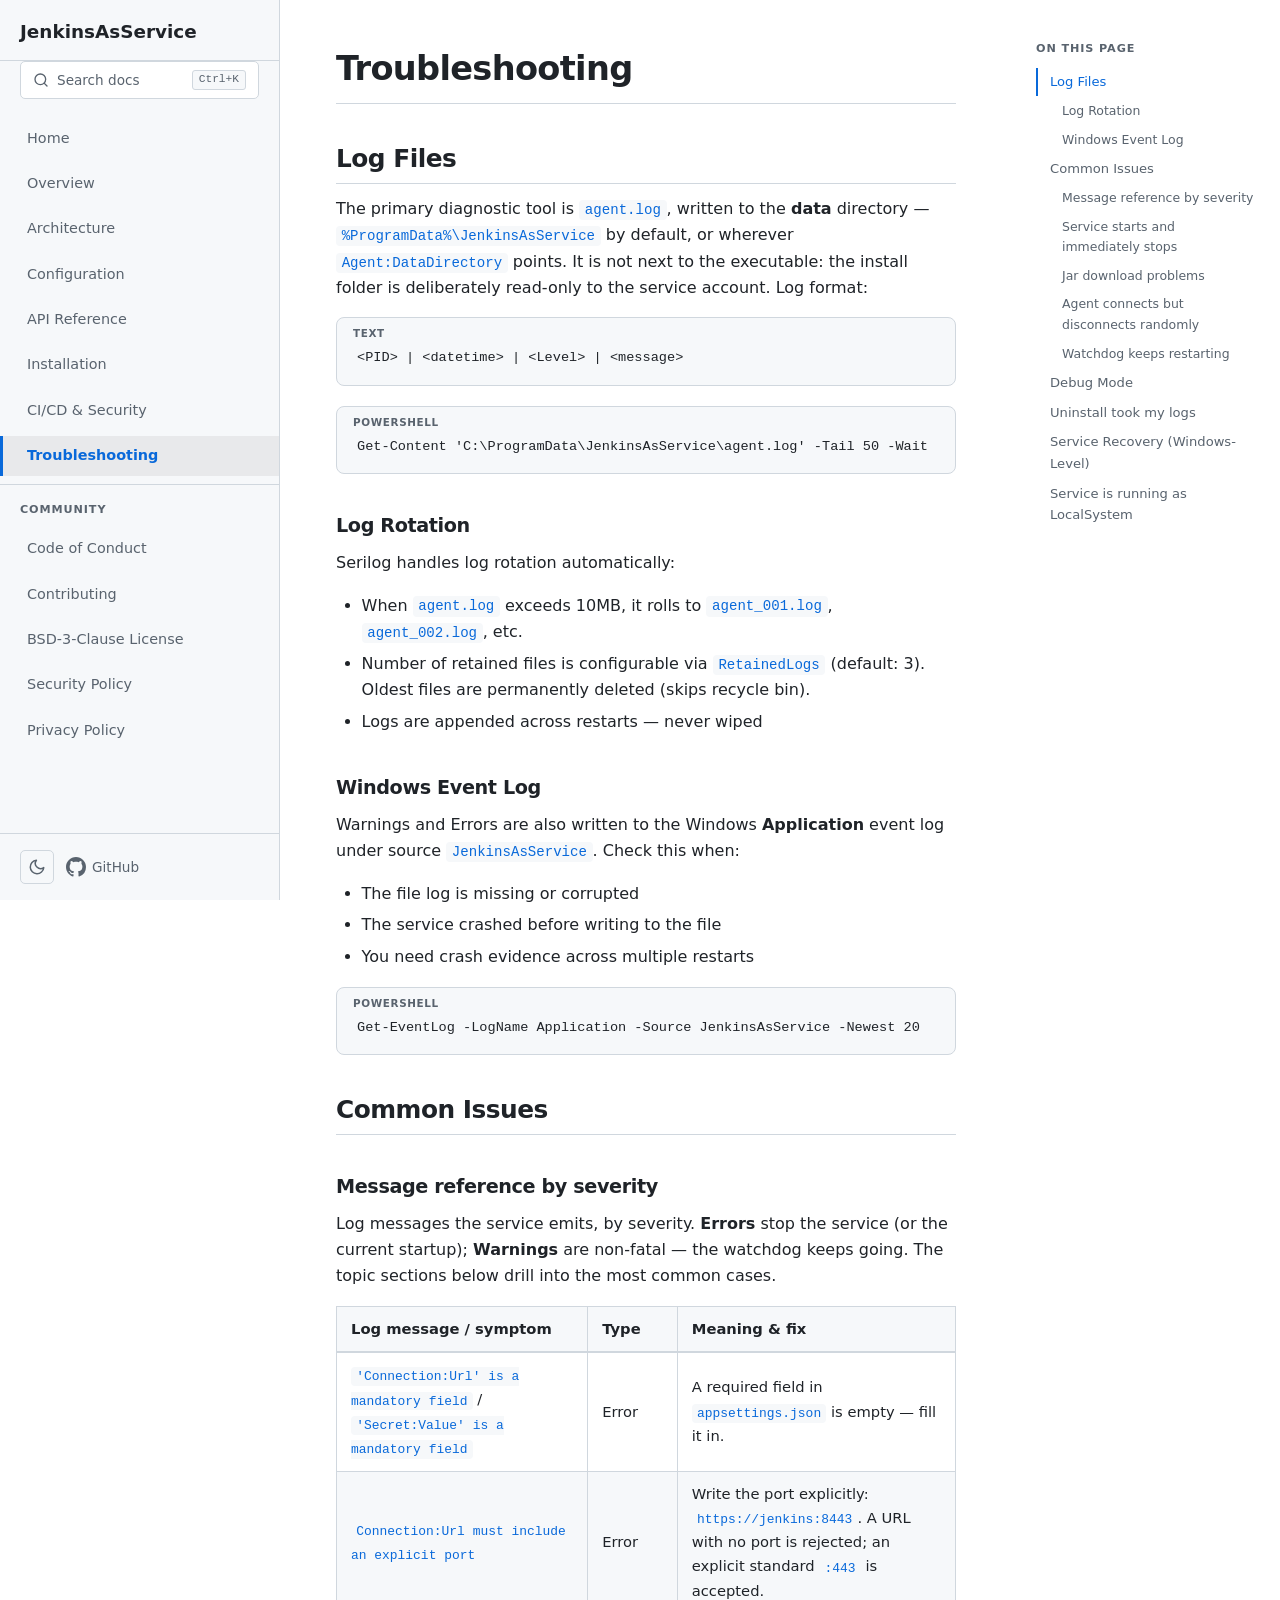
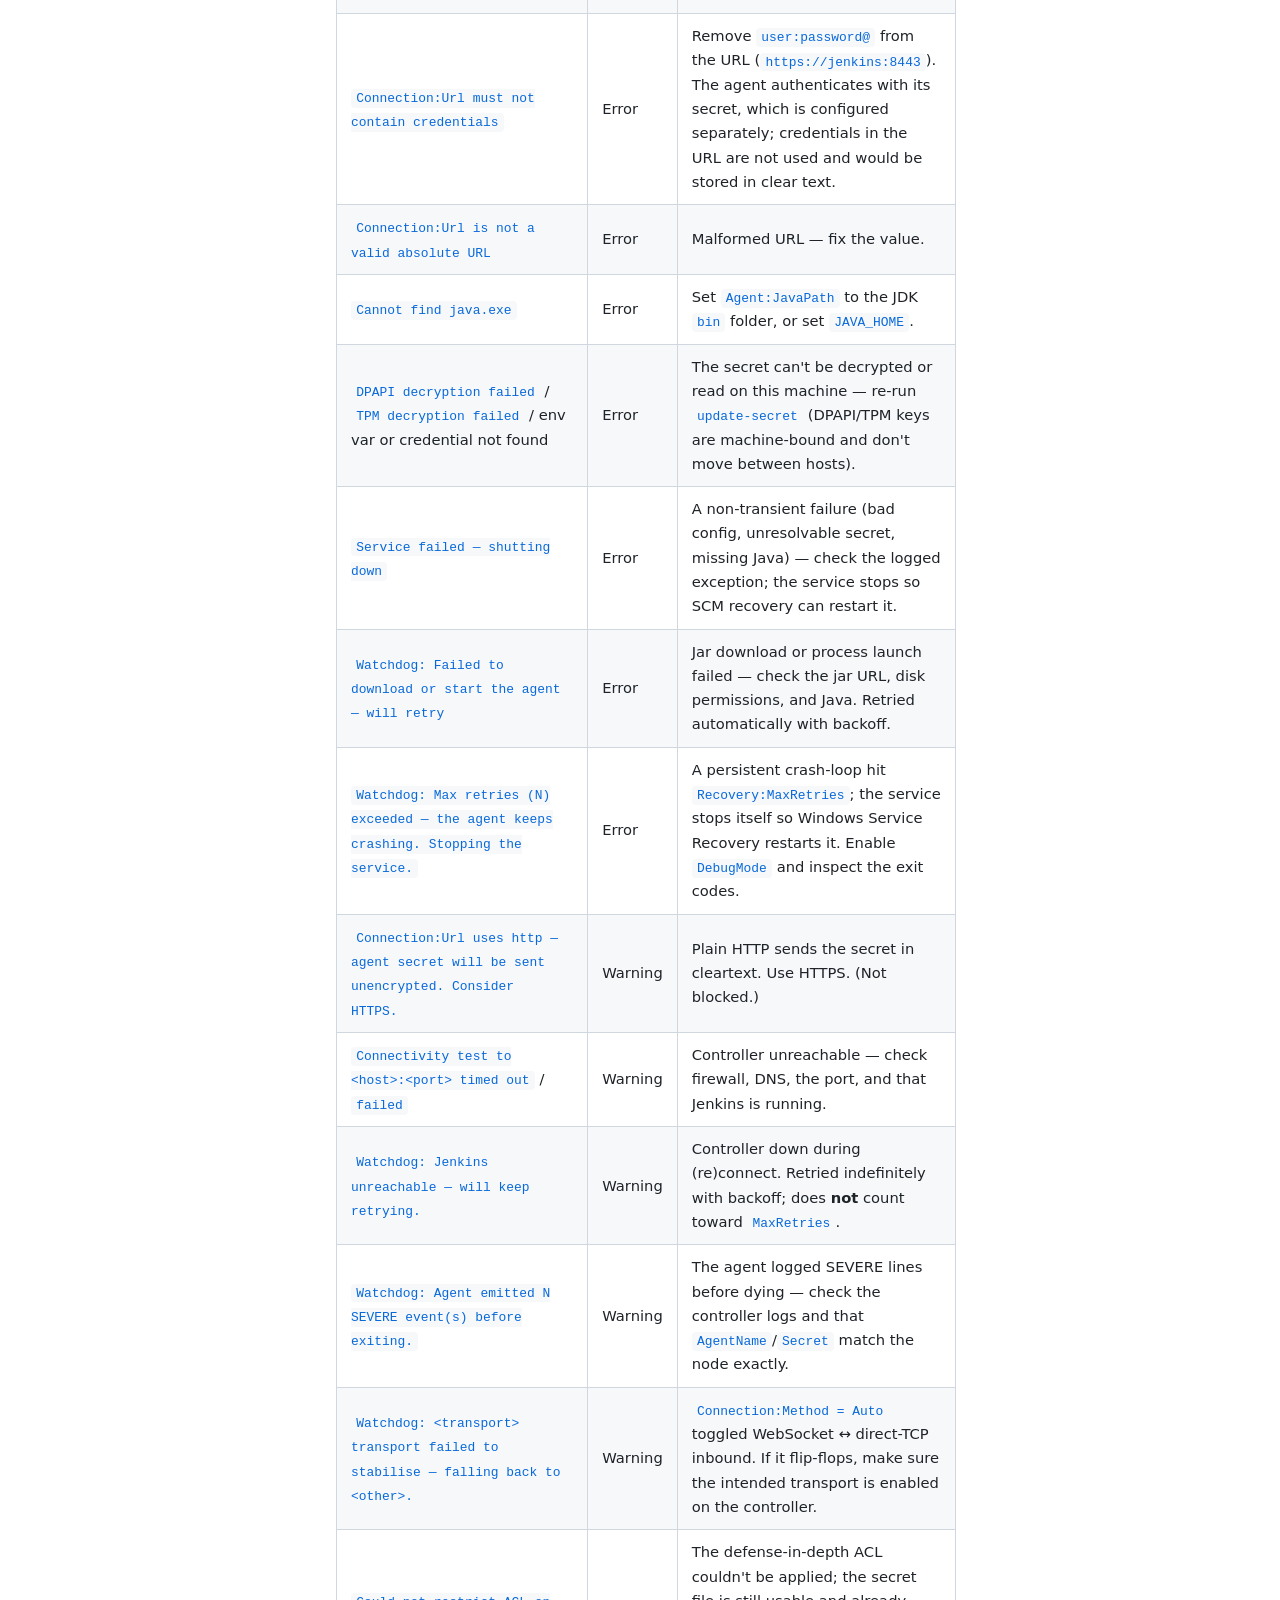
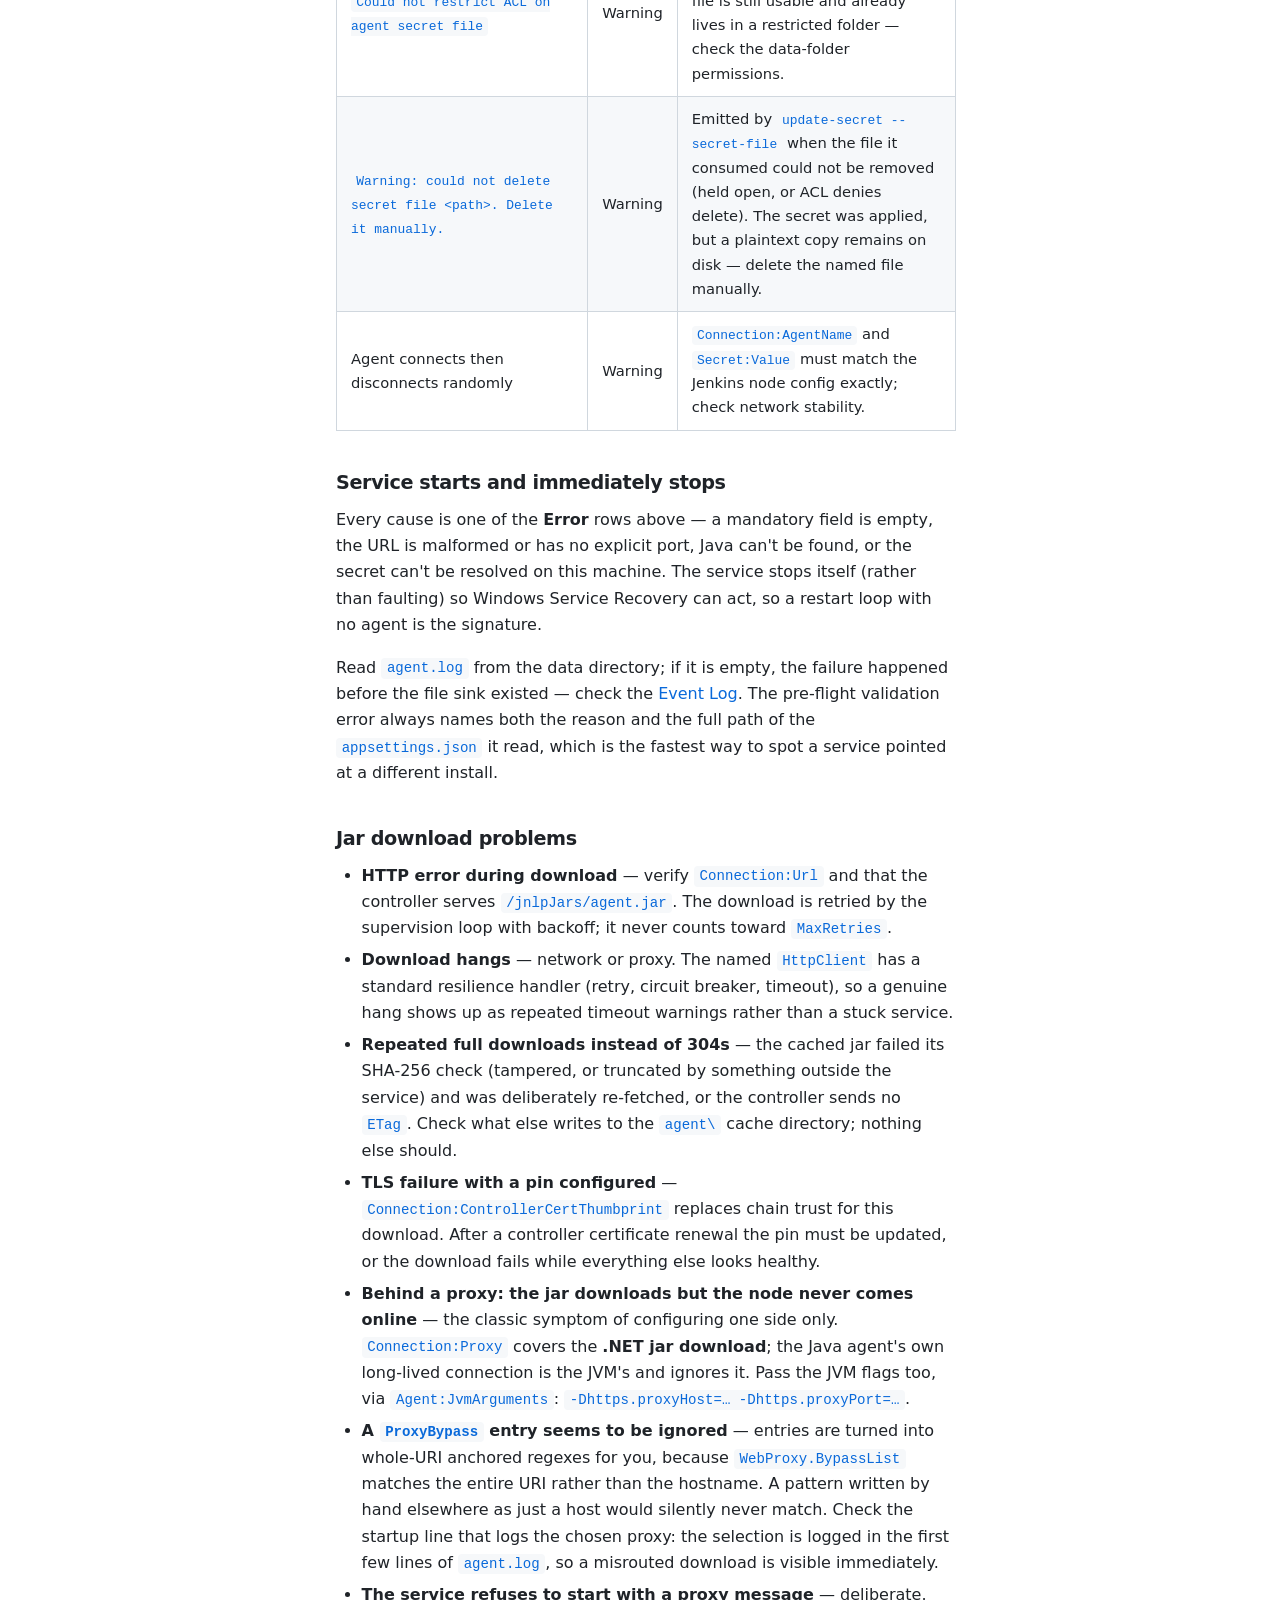
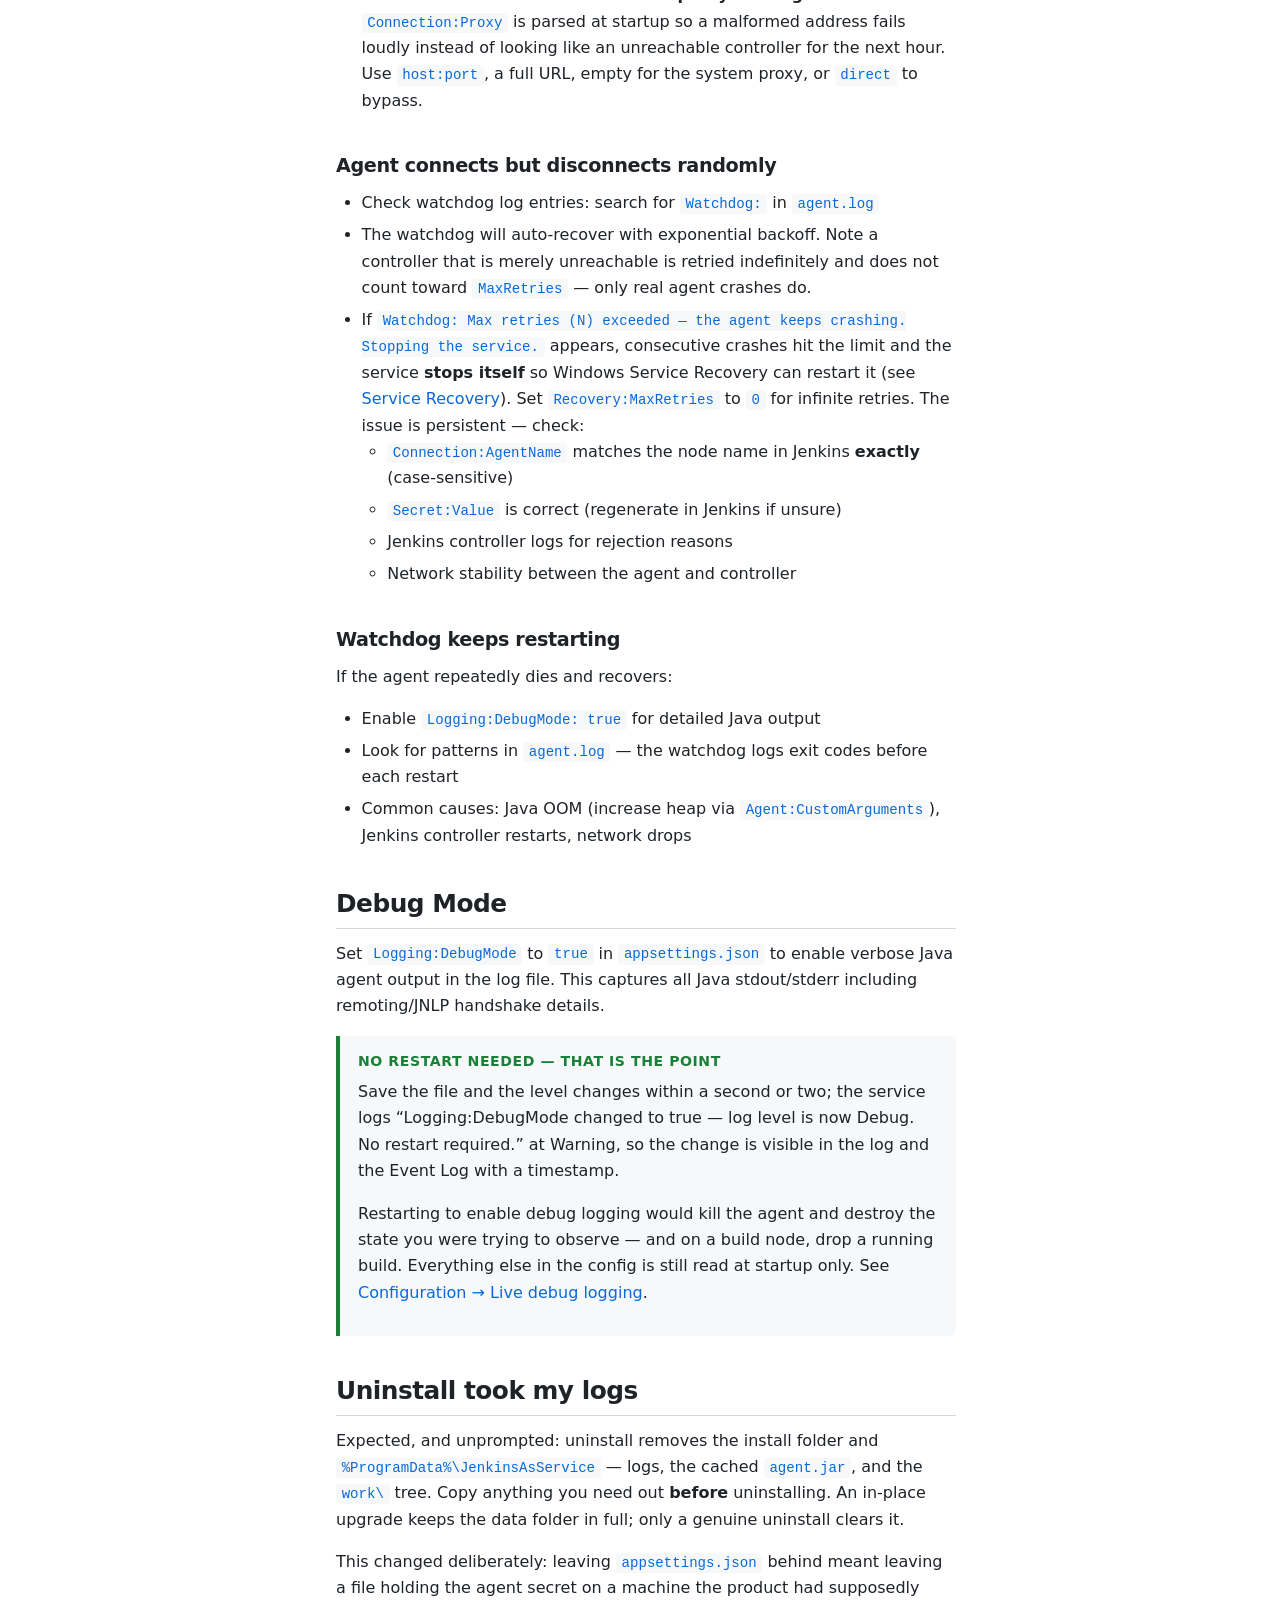
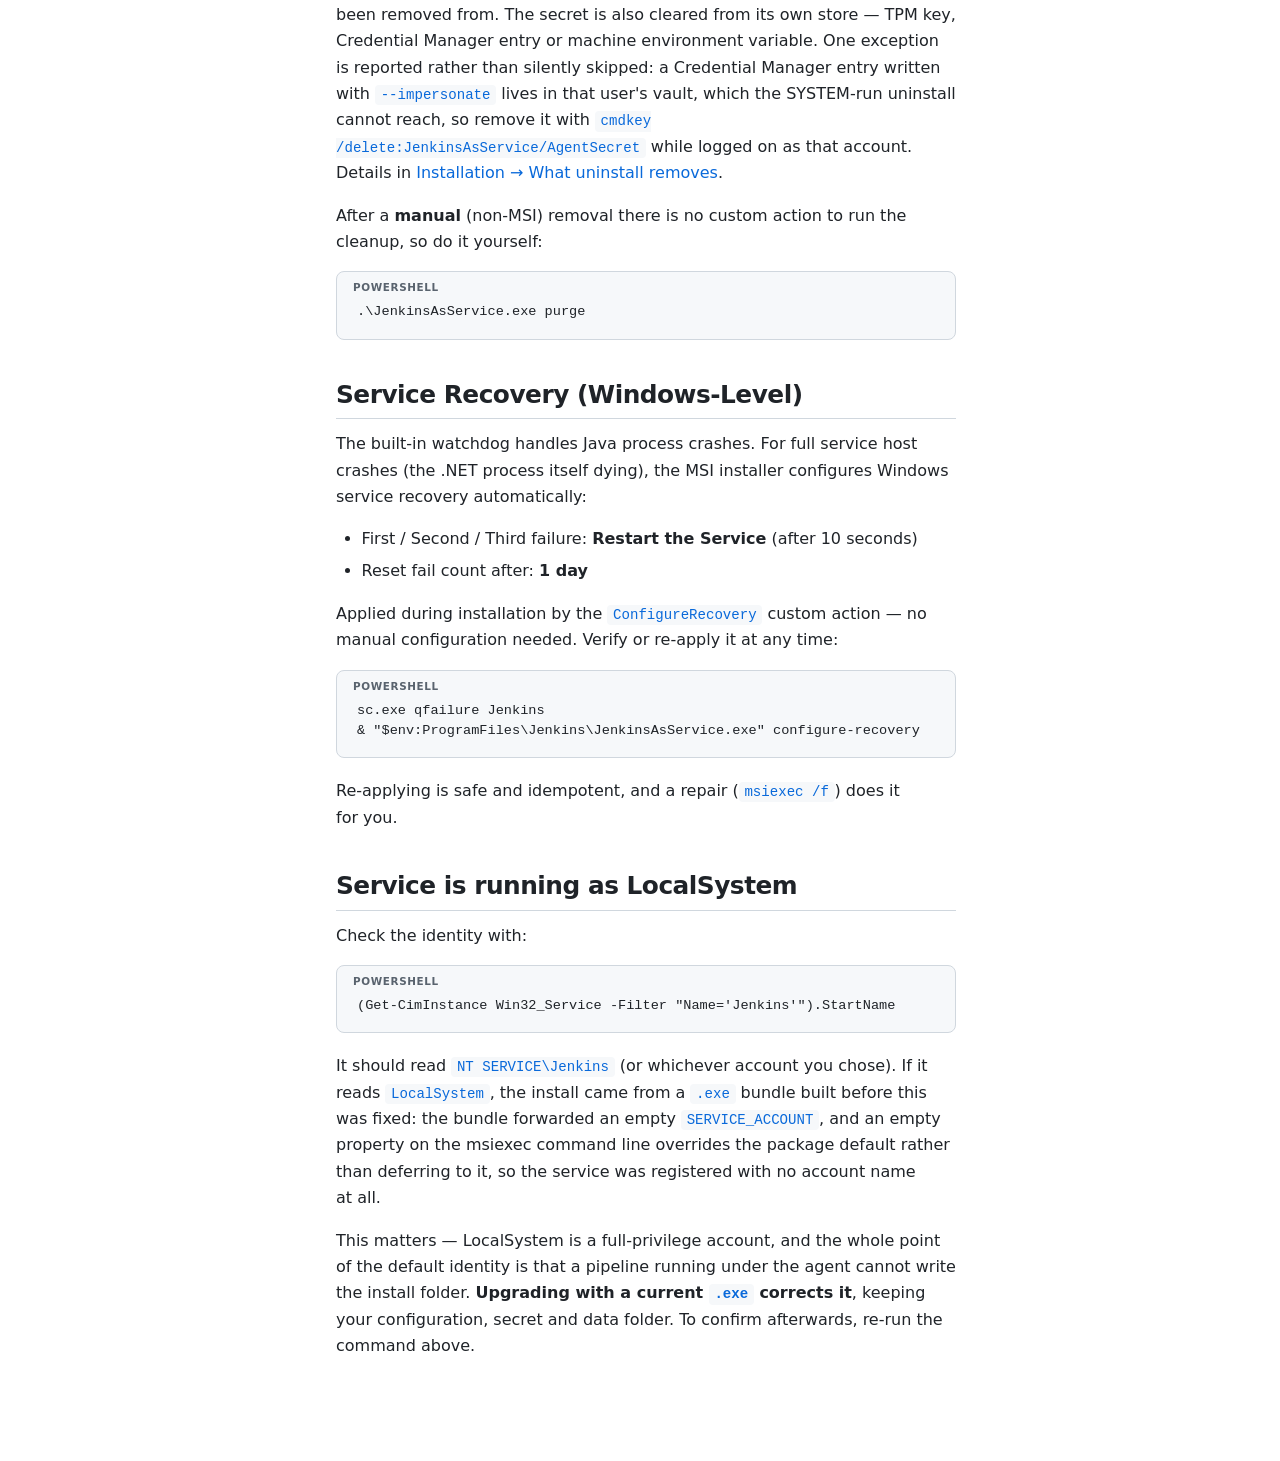
<file: docs/troubleshooting.html>
<!DOCTYPE html>
<html lang="en" data-theme="dark">
<head>
  <meta charset="UTF-8">
  <meta name="viewport" content="width=device-width, initial-scale=1.0">
  <title>Troubleshooting - JenkinsAsService</title>
  <link rel="stylesheet" href="styles.css">
</head>
<body>
  <div id="sidebar-overlay" class="sidebar-overlay"></div>

  <button id="hamburger" class="hamburger" aria-label="Toggle navigation" aria-expanded="false">
    <svg width="20" height="20" viewBox="0 0 24 24" fill="none" stroke="currentColor" stroke-width="2" stroke-linecap="round" stroke-linejoin="round"><line x1="3" y1="6" x2="21" y2="6"/><line x1="3" y1="12" x2="21" y2="12"/><line x1="3" y1="18" x2="21" y2="18"/></svg>
  </button>

  <nav id="sidebar" class="sidebar">
    <div class="sidebar-header">
      <a href="index.html" class="site-title">JenkinsAsService</a>
    </div>
    <button id="search-trigger" class="search-trigger" type="button">
      <svg width="16" height="16" viewBox="0 0 24 24" fill="none" stroke="currentColor" stroke-width="2" stroke-linecap="round" stroke-linejoin="round"><circle cx="11" cy="11" r="8"/><line x1="21" y1="21" x2="16.65" y2="16.65"/></svg>
      Search docs
      <kbd>Ctrl+K</kbd>
    </button>
    <ul class="sidebar-nav">
      <li><a href="index.html">Home</a></li>
      <li><a href="overview.html">Overview</a></li>
      <li><a href="architecture.html">Architecture</a></li>
      <li><a href="configuration.html">Configuration</a></li>
      <li><a href="api-reference.html">API Reference</a></li>
      <li><a href="installation.html">Installation</a></li>
      <li><a href="ci-cd.html">CI/CD &amp; Security</a></li>
      <li><a href="troubleshooting.html" class="active">Troubleshooting</a></li>
      <li class="nav-section">Community</li>
      <li><a href="https://github.com/EliorMachlev/JenkinsAsService/blob/main/CODE_OF_CONDUCT.md" target="_blank">Code of Conduct</a></li>
      <li><a href="https://github.com/EliorMachlev/JenkinsAsService/blob/main/CONTRIBUTING.md" target="_blank">Contributing</a></li>
      <li><a href="https://github.com/EliorMachlev/JenkinsAsService/blob/main/LICENSE" target="_blank">BSD-3-Clause License</a></li>
      <li><a href="https://github.com/EliorMachlev/JenkinsAsService/blob/main/Security.md" target="_blank">Security Policy</a></li>
      <li><a href="https://github.com/EliorMachlev/JenkinsAsService/blob/main/PRIVACY.md" target="_blank">Privacy Policy</a></li>    </ul>
    <div class="sidebar-footer">
      <button id="theme-toggle" class="theme-toggle" aria-label="Switch to light theme"></button>
      <a href="https://github.com/EliorMachlev/JenkinsAsService" class="github-link" target="_blank" rel="noopener noreferrer">
        <svg width="20" height="20" viewBox="0 0 16 16" fill="currentColor"><path d="M8 0C3.58 0 0 3.58 0 8c0 3.54 2.29 6.53 5.47 7.59.4.07.55-.17.55-.38 0-.19-.01-.82-.01-1.49-2.01.37-2.53-.49-2.69-.94-.09-.23-.48-.94-.82-1.13-.28-.15-.68-.52-.01-.53.63-.01 1.08.58 1.23.82.72 1.21 1.87.87 2.33.66.07-.52.28-.87.51-1.07-1.78-.2-3.64-.89-3.64-3.95 0-.87.31-1.59.82-2.15-.08-.2-.36-1.02.08-2.12 0 0 .67-.21 2.2.82.64-.18 1.32-.27 2-.27.68 0 1.36.09 2 .27 1.53-1.04 2.2-.82 2.2-.82.44 1.1.16 1.92.08 2.12.51.56.82 1.27.82 2.15 0 3.07-1.87 3.75-3.65 3.95.29.25.54.73.54 1.48 0 1.07-.01 1.93-.01 2.2 0 .21.15.46.55.38A8.013 8.013 0 0016 8c0-4.42-3.58-8-8-8z"/></svg>
        GitHub
      </a>
    </div>
  </nav>

  <main class="content">
    <h1>Troubleshooting</h1>

    <h2 id="log-files">Log Files</h2>

    <p>The primary diagnostic tool is <code>agent.log</code>, written to the <strong>data</strong> directory &mdash; <code>%ProgramData%\JenkinsAsService</code> by default, or wherever <a href="configuration.html#data-dir-split"><code>Agent:DataDirectory</code></a> points. It is <em>not</em> next to the executable: the install folder is deliberately read-only to the service account. Log format:</p>

    <pre data-lang="text"><code>&lt;PID&gt; | &lt;datetime&gt; | &lt;Level&gt; | &lt;message&gt;</code></pre>

    <pre data-lang="powershell"><code>Get-Content 'C:\ProgramData\JenkinsAsService\agent.log' -Tail 50 -Wait</code></pre>

    <h3 id="log-rotation">Log Rotation</h3>

    <p>Serilog handles log rotation automatically:</p>
    <ul>
      <li>When <code>agent.log</code> exceeds 10MB, it rolls to <code>agent_001.log</code>, <code>agent_002.log</code>, etc.</li>
      <li>Number of retained files is configurable via <code>RetainedLogs</code> (default: 3). Oldest files are permanently deleted (skips recycle bin).</li>
      <li>Logs are appended across restarts &mdash; never wiped</li>
    </ul>

    <h3 id="windows-event-log">Windows Event Log</h3>

    <p>Warnings and Errors are also written to the Windows <strong>Application</strong> event log under source <code>JenkinsAsService</code>. Check this when:</p>
    <ul>
      <li>The file log is missing or corrupted</li>
      <li>The service crashed before writing to the file</li>
      <li>You need crash evidence across multiple restarts</li>
    </ul>

    <pre data-lang="powershell"><code>Get-EventLog -LogName Application -Source JenkinsAsService -Newest 20</code></pre>

    <h2 id="common-issues">Common Issues</h2>

    <h3 id="message-severity">Message reference by severity</h3>
    <p>Log messages the service emits, by severity. <strong>Errors</strong> stop the service (or the current startup); <strong>Warnings</strong> are non-fatal &mdash; the watchdog keeps going. The topic sections below drill into the most common cases.</p>
    <div class="table-wrap">
      <table>
        <thead>
          <tr>
            <th>Log message / symptom</th>
            <th>Type</th>
            <th>Meaning &amp; fix</th>
          </tr>
        </thead>
        <tbody>
          <tr>
            <td><code>'Connection:Url' is a mandatory field</code> / <code>'Secret:Value' is a mandatory field</code></td>
            <td>Error</td>
            <td>A required field in <code>appsettings.json</code> is empty &mdash; fill it in.</td>
          </tr>
          <tr>
            <td><code>Connection:Url must include an explicit port</code></td>
            <td>Error</td>
            <td>Write the port explicitly: <code>https://jenkins:8443</code>. A URL with no port is rejected; an explicit standard <code>:443</code> is accepted.</td>
          </tr>
          <tr>
            <td><code>Connection:Url must not contain credentials</code></td>
            <td>Error</td>
            <td>Remove <code>user:password@</code> from the URL (<code>https://jenkins:8443</code>). The agent authenticates with its secret, which is configured separately; credentials in the URL are not used and would be stored in clear text.</td>
          </tr>
          <tr>
            <td><code>Connection:Url is not a valid absolute URL</code></td>
            <td>Error</td>
            <td>Malformed URL &mdash; fix the value.</td>
          </tr>
          <tr>
            <td><code>Cannot find java.exe</code></td>
            <td>Error</td>
            <td>Set <code>Agent:JavaPath</code> to the JDK <code>bin</code> folder, or set <code>JAVA_HOME</code>.</td>
          </tr>
          <tr>
            <td><code>DPAPI decryption failed</code> / <code>TPM decryption failed</code> / env var or credential not found</td>
            <td>Error</td>
            <td>The secret can't be decrypted or read on this machine &mdash; re-run <code>update-secret</code> (DPAPI/TPM keys are machine-bound and don't move between hosts).</td>
          </tr>
          <tr>
            <td><code>Service failed &mdash; shutting down</code></td>
            <td>Error</td>
            <td>A non-transient failure (bad config, unresolvable secret, missing Java) &mdash; check the logged exception; the service stops so SCM recovery can restart it.</td>
          </tr>
          <tr>
            <td><code>Watchdog: Failed to download or start the agent &mdash; will retry</code></td>
            <td>Error</td>
            <td>Jar download or process launch failed &mdash; check the jar URL, disk permissions, and Java. Retried automatically with backoff.</td>
          </tr>
          <tr>
            <td><code>Watchdog: Max retries (N) exceeded &mdash; the agent keeps crashing. Stopping the service.</code></td>
            <td>Error</td>
            <td>A persistent crash-loop hit <code>Recovery:MaxRetries</code>; the service stops itself so Windows Service Recovery restarts it. Enable <code>DebugMode</code> and inspect the exit codes.</td>
          </tr>
          <tr>
            <td><code>Connection:Url uses http &mdash; agent secret will be sent unencrypted. Consider HTTPS.</code></td>
            <td>Warning</td>
            <td>Plain HTTP sends the secret in cleartext. Use HTTPS. (Not blocked.)</td>
          </tr>
          <tr>
            <td><code>Connectivity test to &lt;host&gt;:&lt;port&gt; timed out</code> / <code>failed</code></td>
            <td>Warning</td>
            <td>Controller unreachable &mdash; check firewall, DNS, the port, and that Jenkins is running.</td>
          </tr>
          <tr>
            <td><code>Watchdog: Jenkins unreachable &mdash; will keep retrying.</code></td>
            <td>Warning</td>
            <td>Controller down during (re)connect. Retried indefinitely with backoff; does <strong>not</strong> count toward <code>MaxRetries</code>.</td>
          </tr>
          <tr>
            <td><code>Watchdog: Agent emitted N SEVERE event(s) before exiting.</code></td>
            <td>Warning</td>
            <td>The agent logged SEVERE lines before dying &mdash; check the controller logs and that <code>AgentName</code>/<code>Secret</code> match the node exactly.</td>
          </tr>
          <tr>
            <td><code>Watchdog: &lt;transport&gt; transport failed to stabilise &mdash; falling back to &lt;other&gt;.</code></td>
            <td>Warning</td>
            <td><code>Connection:Method = Auto</code> toggled WebSocket &harr; direct-TCP inbound. If it flip-flops, make sure the intended transport is enabled on the controller.</td>
          </tr>
          <tr>
            <td><code>Could not restrict ACL on agent secret file</code></td>
            <td>Warning</td>
            <td>The defense-in-depth ACL couldn't be applied; the secret file is still usable and already lives in a restricted folder &mdash; check the data-folder permissions.</td>
          </tr>
          <tr>
            <td><code>Warning: could not delete secret file &lt;path&gt;. Delete it manually.</code></td>
            <td>Warning</td>
            <td>Emitted by <code>update-secret --secret-file</code> when the file it consumed could not be removed (held open, or ACL denies delete). The secret was applied, but a plaintext copy remains on disk &mdash; delete the named file manually.</td>
          </tr>
          <tr>
            <td>Agent connects then disconnects randomly</td>
            <td>Warning</td>
            <td><code>Connection:AgentName</code> and <code>Secret:Value</code> must match the Jenkins node config exactly; check network stability.</td>
          </tr>
        </tbody>
      </table>
    </div>

    <h3 id="service-starts-and-immediately-stops">Service starts and immediately stops</h3>

    <p>Every cause is one of the <strong>Error</strong> rows above &mdash; a mandatory field is empty, the URL is malformed or has no explicit port, Java can't be found, or the secret can't be resolved on this machine. The service stops itself (rather than faulting) so Windows Service Recovery can act, so a <em>restart loop with no agent</em> is the signature.</p>
    <p>Read <code>agent.log</code> from the data directory; if it is empty, the failure happened before the file sink existed &mdash; check the <a href="#windows-event-log">Event Log</a>. The pre-flight validation error always names both the reason and the full path of the <code>appsettings.json</code> it read, which is the fastest way to spot a service pointed at a different install.</p>

    <h3 id="download-failures">Jar download problems</h3>

    <ul>
      <li><strong>HTTP error during download</strong> &mdash; verify <code>Connection:Url</code> and that the controller serves <code>/jnlpJars/agent.jar</code>. The download is retried by the supervision loop with backoff; it never counts toward <code>MaxRetries</code>.</li>
      <li><strong>Download hangs</strong> &mdash; network or proxy. The named <code>HttpClient</code> has a standard resilience handler (retry, circuit breaker, timeout), so a genuine hang shows up as repeated timeout warnings rather than a stuck service.</li>
      <li><strong>Repeated full downloads instead of 304s</strong> &mdash; the cached jar failed its SHA-256 check (tampered, or truncated by something outside the service) and was deliberately re-fetched, or the controller sends no <code>ETag</code>. Check what else writes to the <code>agent\</code> cache directory; nothing else should.</li>
      <li><strong>TLS failure with a pin configured</strong> &mdash; <code>Connection:ControllerCertThumbprint</code> replaces chain trust for this download. After a controller certificate renewal the pin must be updated, or the download fails while everything else looks healthy.</li>
      <li><strong>Behind a proxy: the jar downloads but the node never comes online</strong> &mdash; the classic symptom of configuring one side only. <code>Connection:Proxy</code> covers the <strong>.NET jar download</strong>; the Java agent's own long-lived connection is the <em>JVM's</em> and ignores it. Pass the JVM flags too, via <code>Agent:JvmArguments</code>: <code>-Dhttps.proxyHost=&hellip; -Dhttps.proxyPort=&hellip;</code>.</li>
      <li><strong>A <code>ProxyBypass</code> entry seems to be ignored</strong> &mdash; entries are turned into whole-URI anchored regexes for you, because <code>WebProxy.BypassList</code> matches the entire URI rather than the hostname. A pattern written by hand elsewhere as just a host would silently never match. Check the startup line that logs the chosen proxy: the selection is logged in the first few lines of <code>agent.log</code>, so a misrouted download is visible immediately.</li>
      <li><strong>The service refuses to start with a proxy message</strong> &mdash; deliberate. <code>Connection:Proxy</code> is parsed at startup so a malformed address fails loudly instead of looking like an unreachable controller for the next hour. Use <code>host:port</code>, a full URL, empty for the system proxy, or <code>direct</code> to bypass.</li>
    </ul>

    <h3 id="agent-connects-but-disconnects-randomly">Agent connects but disconnects randomly</h3>

    <ul>
      <li>Check watchdog log entries: search for <code>Watchdog:</code> in <code>agent.log</code></li>
      <li>The watchdog will auto-recover with exponential backoff. Note a controller that is merely <em>unreachable</em> is retried indefinitely and does not count toward <code>MaxRetries</code> &mdash; only real agent crashes do.</li>
      <li>If <code>Watchdog: Max retries (N) exceeded &mdash; the agent keeps crashing. Stopping the service.</code> appears, consecutive crashes hit the limit and the service <strong>stops itself</strong> so Windows Service Recovery can restart it (see <a href="#service-recovery-windows-level">Service Recovery</a>). Set <code>Recovery:MaxRetries</code> to <code>0</code> for infinite retries. The issue is persistent &mdash; check:
        <ul>
          <li><code>Connection:AgentName</code> matches the node name in Jenkins <strong>exactly</strong> (case-sensitive)</li>
          <li><code>Secret:Value</code> is correct (regenerate in Jenkins if unsure)</li>
          <li>Jenkins controller logs for rejection reasons</li>
          <li>Network stability between the agent and controller</li>
        </ul>
      </li>
    </ul>

    <h3 id="watchdog-keeps-restarting">Watchdog keeps restarting</h3>

    <p>If the agent repeatedly dies and recovers:</p>
    <ul>
      <li>Enable <code>Logging:DebugMode: true</code> for detailed Java output</li>
      <li>Look for patterns in <code>agent.log</code> &mdash; the watchdog logs exit codes before each restart</li>
      <li>Common causes: Java OOM (increase heap via <code>Agent:CustomArguments</code>), Jenkins controller restarts, network drops</li>
    </ul>

    <h2 id="debug-mode">Debug Mode</h2>

    <p>Set <code>Logging:DebugMode</code> to <code>true</code> in <code>appsettings.json</code> to enable verbose Java agent output in the log file. This captures all Java stdout/stderr including remoting/JNLP handshake details.</p>

    <div class="callout callout-tip">
      <div class="callout-title">No restart needed &mdash; that is the point</div>
      <p>Save the file and the level changes within a second or two; the service logs <em>&ldquo;Logging:DebugMode changed to true &mdash; log level is now Debug. No restart required.&rdquo;</em> at Warning, so the change is visible in the log and the Event Log with a timestamp.</p>
      <p>Restarting to enable debug logging would kill the agent and destroy the state you were trying to observe &mdash; and on a build node, drop a running build. Everything else in the config is still read at startup only. See <a href="configuration.html#live-debug">Configuration &rarr; Live debug logging</a>.</p>
    </div>

    <h2 id="uninstall-took-my-logs">Uninstall took my logs</h2>
    <p>Expected, and unprompted: uninstall removes the install folder <em>and</em> <code>%ProgramData%\JenkinsAsService</code> &mdash; logs, the cached <code>agent.jar</code>, and the <code>work\</code> tree. Copy anything you need out <strong>before</strong> uninstalling. An in-place <em>upgrade</em> keeps the data folder in full; only a genuine uninstall clears it.</p>
    <p>This changed deliberately: leaving <code>appsettings.json</code> behind meant leaving a file holding the agent secret on a machine the product had supposedly been removed from. The secret is also cleared from its own store &mdash; TPM key, Credential Manager entry or machine environment variable. One exception is reported rather than silently skipped: a Credential Manager entry written with <code>--impersonate</code> lives in that user's vault, which the SYSTEM-run uninstall cannot reach, so remove it with <code>cmdkey /delete:JenkinsAsService/AgentSecret</code> while logged on as that account. Details in <a href="installation.html#uninstall">Installation &rarr; What uninstall removes</a>.</p>
    <p>After a <strong>manual</strong> (non-MSI) removal there is no custom action to run the cleanup, so do it yourself:</p>
    <pre data-lang="powershell"><code>.\JenkinsAsService.exe purge</code></pre>

    <h2 id="service-recovery-windows-level">Service Recovery (Windows-Level)</h2>

    <p>The built-in watchdog handles Java process crashes. For full service host crashes (the .NET process itself dying), the MSI installer configures Windows service recovery automatically:</p>
    <ul>
      <li>First / Second / Third failure: <strong>Restart the Service</strong> (after 10 seconds)</li>
      <li>Reset fail count after: <strong>1 day</strong></li>
    </ul>

    <p>Applied during installation by the <code>ConfigureRecovery</code> custom action &mdash; no manual configuration needed. Verify or re-apply it at any time:</p>
    <pre data-lang="powershell"><code>sc.exe qfailure Jenkins
&amp; "$env:ProgramFiles\Jenkins\JenkinsAsService.exe" configure-recovery</code></pre>
    <p>Re-applying is safe and idempotent, and a repair (<code>msiexec /f</code>) does it for you.</p>

    <h2 id="service-runs-as-localsystem">Service is running as LocalSystem</h2>
    <p>Check the identity with:</p>
    <pre data-lang="powershell"><code>(Get-CimInstance Win32_Service -Filter "Name='Jenkins'").StartName</code></pre>
    <p>It should read <code>NT SERVICE\Jenkins</code> (or whichever account you chose). If it reads <code>LocalSystem</code>, the install came from a <code>.exe</code> bundle built before this was fixed: the bundle forwarded an empty <code>SERVICE_ACCOUNT</code>, and an empty property on the msiexec command line <em>overrides</em> the package default rather than deferring to it, so the service was registered with no account name at all.</p>
    <p>This matters &mdash; LocalSystem is a full-privilege account, and the whole point of the default identity is that a pipeline running under the agent cannot write the install folder. <strong>Upgrading with a current <code>.exe</code> corrects it</strong>, keeping your configuration, secret and data folder. To confirm afterwards, re-run the command above.</p>
  </main>

  <aside class="toc">
    <div class="toc-title">On this page</div>
    <div id="toc-list"></div>
  </aside>

  <div id="search-overlay" class="search-overlay">
    <div class="search-modal">
      <div class="search-input-wrap">
        <svg width="18" height="18" viewBox="0 0 24 24" fill="none" stroke="currentColor" stroke-width="2" stroke-linecap="round" stroke-linejoin="round"><circle cx="11" cy="11" r="8"/><line x1="21" y1="21" x2="16.65" y2="16.65"/></svg>
        <input id="search-input" class="search-input" type="text" placeholder="Search documentation..." autocomplete="off">
      </div>
      <div id="search-results" class="search-results"></div>
      <div class="search-footer">
        <span><kbd>Esc</kbd> to close</span>
        <span><kbd>&uarr;</kbd><kbd>&darr;</kbd> to navigate</span>
        <span><kbd>Enter</kbd> to select</span>
      </div>
    </div>
  </div>

  <script src="main.js"></script>
</body>
</html>
</file>
<file: docs/styles.css>
/* ============================================================
   JenkinsAsService Documentation — styles.css
   Dark-first, responsive, print-ready, dependency-free.
   - System font stack (zero network requests, universal)
   - No browser-specific properties (standard CSS only)
   - Accessible: focus-visible, reduced-motion, color-scheme
   ============================================================ */

/* ----- Custom Properties (Dark — default) ----- */
:root {
  color-scheme: dark;

  --bg: #1a1a2e;
  --surface: #16213e;
  --surface-2: #1e2a4a;
  --primary: #0f3460;
  --highlight: #388bfd;
  --text: #e6edf3;
  --text-muted: #9aa7b5;
  --code-bg: #0d1117;
  --link: #58a6ff;
  --link-hover: #79c0ff;
  --border: #2a3346;
  --sidebar-w: 280px;
  --toc-w: 220px;
  --content-max: 880px;
  --nav-active: #388bfd;
  --callout-tip: #3fb950;
  --callout-warning: #d29922;
  --callout-note: #58a6ff;
  --callout-summary: #9aa7b5;
  --scrollbar-thumb: #3a455c;
  --shadow: 0 1px 3px rgb(0 0 0 / .4);
  --shadow-lg: 0 12px 40px rgb(0 0 0 / .45);
  --radius: 8px;
  --radius-sm: 5px;
  --ease: cubic-bezier(.16, 1, .3, 1);
  --transition: .2s var(--ease);
  --font-body: system-ui, -apple-system, 'Segoe UI', roboto, helvetica, arial, sans-serif;
  --font-code: ui-monospace, 'Cascadia Code', 'Segoe UI Mono', 'Roboto Mono', menlo, consolas, monospace;
}

/* ----- Light theme ----- */
[data-theme="light"] {
  color-scheme: light;

  --bg: #fff;
  --surface: #f6f8fa;
  --surface-2: #eef1f5;
  --primary: #0969da;
  --highlight: #0969da;
  --text: #1f2328;
  --text-muted: #59636e;
  --code-bg: #f6f8fa;
  --link: #0969da;
  --link-hover: #0550ae;
  --border: #d0d7de;
  --nav-active: #0969da;
  --callout-tip: #1a7f37;
  --callout-warning: #9a6700;
  --callout-note: #0969da;
  --callout-summary: #59636e;
  --scrollbar-thumb: #afb8c1;
  --shadow: 0 1px 3px rgb(0 0 0 / .1);
  --shadow-lg: 0 12px 40px rgb(0 0 0 / .18);
}

/* ----- Reset ----- */
*,
*::before,
*::after {
  box-sizing: border-box;
  margin: 0;
  padding: 0;
}

html {
  scroll-behavior: smooth;
  scroll-padding-top: 24px;
  font-size: 16px;
  scrollbar-width: thin;
  scrollbar-color: var(--scrollbar-thumb) transparent;
}

body {
  font-family: var(--font-body);
  color: var(--text);
  background: var(--bg);
  line-height: 1.65;
  font-synthesis: none;
  transition: background var(--transition), color var(--transition);
  overflow-x: hidden;
}

/* Accessible keyboard focus across all interactive elements */
:focus-visible {
  outline: 2px solid var(--highlight);
  outline-offset: 2px;
  border-radius: 3px;
}

/* ============================================================
   TYPOGRAPHY — generic element selectors first so component
   selectors (.toc a, .sidebar-nav a) keep higher source order
   ============================================================ */

h1,
h2,
h3,
h4,
h5,
h6 {
  color: var(--text);
  line-height: 1.25;
  letter-spacing: -.02em;
  margin-top: 2.5rem;
  margin-bottom: .75rem;
  scroll-margin-top: 24px;
  text-wrap: balance;
}

h1 {
  font-size: clamp(1.7rem, 1.3rem + 1.8vw, 2.1rem);
  margin-top: 0;
  border-bottom: 1px solid var(--border);
  padding-bottom: .4em;
}

h2 {
  font-size: clamp(1.35rem, 1.1rem + 1vw, 1.55rem);
  border-bottom: 1px solid var(--border);
  padding-bottom: .3em;
}

h3 {
  font-size: 1.2rem;
}

h4 {
  font-size: 1.05rem;
}

p {
  margin-bottom: 1rem;
  text-wrap: pretty;
}

a {
  color: var(--link);
  text-decoration: none;
  transition: color var(--transition);
}

a:hover {
  color: var(--link-hover);
  text-decoration: underline;
}

strong {
  font-weight: 600;
}

hr {
  border: none;
  border-top: 1px solid var(--border);
  margin: 2rem 0;
}

ul,
ol {
  margin-bottom: 1rem;
  padding-left: 1.6em;
}

li {
  margin-bottom: .35em;
}

li > ul,
li > ol {
  margin-bottom: 0;
}

blockquote {
  border-left: 4px solid var(--primary);
  padding: .6em 1em;
  margin: 1rem 0;
  color: var(--text-muted);
  background: var(--surface);
  border-radius: 0 var(--radius) var(--radius) 0;
}

img {
  max-width: 100%;
  height: auto;
  border-radius: var(--radius);
}

/* ============================================================
   LAYOUT
   ============================================================ */

/* TOC sidebar (right). Declared before .sidebar-nav so the
   interleaved link rules below ascend in specificity. */
.toc {
  position: fixed;
  top: 40px;
  right: 24px;
  width: var(--toc-w);
  max-height: calc(100vh - 80px);
  overflow-y: auto;
  padding: 0 0 20px;
}

.toc-title {
  font-size: .7rem;
  font-weight: 700;
  text-transform: uppercase;
  letter-spacing: .08em;
  color: var(--text-muted);
  margin-bottom: 10px;
}

.toc ul {
  list-style: none;
  padding: 0;
}

.toc li {
  margin-bottom: 2px;
}

/* Link styles ordered by specificity — interleaved across .toc
   and .sidebar-nav to satisfy no-descending-specificity. */

/* (0,1,1) */
.toc a {
  display: block;
  font-size: .82rem;
  color: var(--text-muted);
  text-decoration: none;
  padding: 3px 0 3px 12px;
  border-left: 2px solid transparent;
  transition: color var(--transition), border-color var(--transition);
}

.sidebar-nav a {
  display: block;
  padding: 8px 20px 8px 24px;
  font-size: .9rem;
  color: var(--text-muted);
  text-decoration: none;
  border-left: 3px solid transparent;
  transition: color var(--transition), border-color var(--transition), background var(--transition);
}

/* (0,2,1) */
.toc a:hover {
  color: var(--text);
  text-decoration: none;
}

.sidebar-nav a:hover {
  color: var(--text);
  background: rgb(255 255 255 / .04);
  text-decoration: none;
}

.toc a.active {
  color: var(--link);
  border-left-color: var(--nav-active);
}

.sidebar-nav a.active {
  color: var(--link);
  border-left-color: var(--nav-active);
  background: rgb(255 255 255 / .06);
  font-weight: 600;
}

/* (0,2,2) */
.toc li.toc-h3 a {
  padding-left: 24px;
  font-size: .78rem;
}

[data-theme="light"] .sidebar-nav a:hover {
  background: rgb(0 0 0 / .04);
}

[data-theme="light"] .sidebar-nav a.active {
  background: rgb(0 0 0 / .06);
}

/* Sidebar */
.sidebar {
  position: fixed;
  inset: 0 auto 0 0;
  width: var(--sidebar-w);
  background: var(--surface);
  border-right: 1px solid var(--border);
  overflow-y: auto;
  z-index: 900;
  display: flex;
  flex-direction: column;
  transition: transform var(--transition), background var(--transition);
}

.sidebar-header {
  padding: 20px 20px 16px;
  border-bottom: 1px solid var(--border);
  flex-shrink: 0;
}

.site-title {
  font-size: 1.15rem;
  font-weight: 700;
  color: var(--text);
  text-decoration: none;
  display: block;
  line-height: 1.3;
}

.site-title:hover {
  color: var(--link);
  text-decoration: none;
}

.sidebar-nav {
  list-style: none;
  padding: 12px 0;
  flex: 1 1 auto;
  overflow-y: auto;
}

.sidebar-nav li {
  list-style: none;
}

.sidebar-nav .nav-section {
  font-size: .7rem;
  font-weight: 700;
  text-transform: uppercase;
  letter-spacing: .08em;
  color: var(--text-muted);
  padding: 16px 20px 6px;
  border-top: 1px solid var(--border);
  margin-top: 8px;
}

/* Sidebar footer */
.sidebar-footer {
  padding: 16px 20px;
  border-top: 1px solid var(--border);
  display: flex;
  align-items: center;
  gap: 12px;
  flex-shrink: 0;
  background: var(--surface);
}

/* Theme toggle */
.theme-toggle {
  background: none;
  border: 1px solid var(--border);
  color: var(--text-muted);
  width: 34px;
  height: 34px;
  border-radius: var(--radius-sm);
  cursor: pointer;
  display: inline-flex;
  align-items: center;
  justify-content: center;
  transition: color var(--transition), border-color var(--transition), background var(--transition);
  flex-shrink: 0;
}

.theme-toggle:hover {
  color: var(--text);
  border-color: var(--text-muted);
  background: var(--surface-2);
}

.theme-toggle:active {
  transform: scale(.94);
}

.theme-toggle svg {
  width: 18px;
  height: 18px;
}

/* GitHub link */
.github-link {
  display: inline-flex;
  align-items: center;
  gap: 6px;
  font-size: .85rem;
  color: var(--text-muted);
  text-decoration: none;
  transition: color var(--transition);
}

.github-link:hover {
  color: var(--text);
  text-decoration: none;
}

.github-link svg {
  flex-shrink: 0;
}

/* Search trigger in sidebar */
.search-trigger {
  display: flex;
  align-items: center;
  gap: 8px;
  padding: 8px 12px;
  margin: 0 20px 8px;
  width: calc(100% - 40px);
  background: var(--bg);
  border: 1px solid var(--border);
  border-radius: var(--radius-sm);
  color: var(--text-muted);
  font-family: var(--font-body);
  font-size: .85rem;
  cursor: pointer;
  transition: border-color var(--transition), color var(--transition);
}

.search-trigger:hover {
  border-color: var(--text-muted);
  color: var(--text);
}

.search-trigger kbd {
  margin-left: auto;
  background: var(--surface);
  border: 1px solid var(--border);
  border-radius: 3px;
  padding: 1px 6px;
  font-family: var(--font-code);
  font-size: .7rem;
  line-height: 1.4;
}

/* Hamburger — mobile only */
.hamburger {
  display: none;
  position: fixed;
  top: 12px;
  left: 12px;
  z-index: 1100;
  background: var(--surface);
  border: 1px solid var(--border);
  border-radius: var(--radius-sm);
  width: 44px;
  height: 44px;
  cursor: pointer;
  align-items: center;
  justify-content: center;
  color: var(--text);
  transition: background var(--transition);
}

.hamburger:hover {
  background: var(--surface-2);
}

.hamburger:active {
  transform: scale(.96);
}

.hamburger svg {
  width: 20px;
  height: 20px;
}

/* Sidebar overlay for mobile */
.sidebar-overlay {
  display: none;
  position: fixed;
  inset: 0;
  background: rgb(0 0 0 / .5);
  z-index: 899;
  opacity: 0;
  transition: opacity var(--transition);
}

.sidebar-overlay.open {
  display: block;
  opacity: 1;
}

/* Main content area */
.content {
  margin-left: var(--sidebar-w);
  margin-right: calc(var(--toc-w) + 48px);
  max-width: var(--content-max);
  padding: 48px 56px 88px;
  min-height: 100vh;
  transition: margin var(--transition);
}

/* ============================================================
   CODE
   ============================================================ */

code {
  font-family: var(--font-code);
  font-size: .88em;
  background: var(--code-bg);
  padding: .15em .4em;
  border-radius: 4px;
  color: var(--link);
  overflow-wrap: break-word;
}

pre {
  position: relative;
  background: var(--code-bg);
  border: 1px solid var(--border);
  border-radius: var(--radius);
  padding: 16px 20px;
  margin-bottom: 1.25rem;
  overflow-x: auto;
  line-height: 1.5;
}

pre code {
  background: none;
  padding: 0;
  color: var(--text);
  font-size: .85rem;
  overflow-wrap: normal;
}

/* Language label */
pre[data-lang]::before {
  content: attr(data-lang);
  position: absolute;
  top: 8px;
  left: 16px;
  font-family: var(--font-body);
  font-size: .65rem;
  font-weight: 600;
  text-transform: uppercase;
  letter-spacing: .06em;
  color: var(--text-muted);
  pointer-events: none;
}

pre[data-lang] code {
  padding-top: 14px;
  display: block;
}

/* Copy button — .copy-btn:hover before pre:hover .copy-btn for specificity order */
.copy-btn {
  position: absolute;
  top: 8px;
  right: 8px;
  background: var(--surface);
  border: 1px solid var(--border);
  color: var(--text-muted);
  font-family: var(--font-body);
  font-size: .75rem;
  padding: 4px 10px;
  border-radius: 4px;
  cursor: pointer;
  opacity: 0;
  transition: opacity var(--transition), color var(--transition), background var(--transition);
  z-index: 1;
}

.copy-btn:hover {
  color: var(--text);
  background: var(--primary);
}

.copy-btn:active {
  transform: scale(.96);
}

pre:hover .copy-btn,
pre:focus-within .copy-btn {
  opacity: 1;
}

.copy-btn.copied {
  color: var(--callout-tip);
}

/* Keep copy button reachable on touch devices (no hover) */
@media (hover: none) {
  .copy-btn {
    opacity: 1;
  }
}

/* ============================================================
   TABLES
   ============================================================ */

.table-wrap {
  overflow-x: auto;
  margin-bottom: 1.25rem;
}

table {
  width: 100%;
  border-collapse: collapse;
  margin-bottom: 1.25rem;
  font-size: .92rem;
}

.table-wrap table {
  margin-bottom: 0;
}

th,
td {
  text-align: left;
  padding: 10px 14px;
  border: 1px solid var(--border);
}

th {
  background: var(--primary);
  color: #fff;
  font-weight: 600;
  white-space: nowrap;
}

[data-theme="light"] th {
  background: var(--surface);
  color: var(--text);
  border-bottom: 2px solid var(--border);
}

tr:nth-child(even) {
  background: var(--surface);
}

tr:hover {
  background: rgb(88 166 255 / .1);
}

/* ============================================================
   CALLOUTS / ADMONITIONS
   ============================================================ */

.callout {
  border-left: 4px solid var(--callout-note);
  background: var(--surface);
  border-radius: 0 var(--radius) var(--radius) 0;
  padding: 14px 18px;
  margin-bottom: 1.25rem;
  transition: background var(--transition);
}

.callout-title {
  font-weight: 700;
  font-size: .88rem;
  text-transform: uppercase;
  letter-spacing: .04em;
  margin-bottom: 6px;
  display: flex;
  align-items: center;
  gap: 6px;
}

.callout-tip {
  border-left-color: var(--callout-tip);
}

.callout-tip .callout-title {
  color: var(--callout-tip);
}

.callout-warning {
  border-left-color: var(--callout-warning);
}

.callout-warning .callout-title {
  color: var(--callout-warning);
}

.callout-note {
  border-left-color: var(--callout-note);
}

.callout-note .callout-title {
  color: var(--callout-note);
}

.callout-summary {
  border-left-color: var(--callout-summary);
}

.callout-summary .callout-title {
  color: var(--callout-summary);
}

/* ============================================================
   SEARCH OVERLAY
   ============================================================ */

.search-overlay {
  position: fixed;
  inset: 0;
  background: rgb(0 0 0 / .6);
  z-index: 2000;
  display: none;
  align-items: flex-start;
  justify-content: center;
  padding-top: 15vh;
}

.search-overlay.open {
  display: flex;
}

.search-modal {
  background: var(--surface);
  border: 1px solid var(--border);
  border-radius: var(--radius);
  width: 560px;
  max-width: 92vw;
  max-height: 60vh;
  display: flex;
  flex-direction: column;
  box-shadow: var(--shadow-lg);
  animation: search-in .15s var(--ease);
}

@keyframes search-in {
  from {
    opacity: 0;
    transform: translateY(-12px);
  }

  to {
    opacity: 1;
    transform: translateY(0);
  }
}

.search-input-wrap {
  display: flex;
  align-items: center;
  padding: 12px 16px;
  border-bottom: 1px solid var(--border);
  gap: 10px;
}

.search-input-wrap svg {
  flex-shrink: 0;
  color: var(--text-muted);
}

.search-input {
  flex: 1;
  background: none;
  border: none;
  font-family: var(--font-body);
  font-size: 1rem;
  color: var(--text);
  outline: none;
}

.search-input::placeholder {
  color: var(--text-muted);
}

.search-results {
  overflow-y: auto;
  padding: 8px;
  flex: 1;
}

.search-results:empty::after {
  content: 'Start typing to search…';
  display: block;
  padding: 16px;
  color: var(--text-muted);
  text-align: center;
  font-size: .9rem;
}

.search-group-header {
  padding: 10px 14px 4px;
  font-size: .7rem;
  font-weight: 700;
  text-transform: uppercase;
  letter-spacing: .06em;
  color: var(--text-muted);
}

.search-group-header:not(:first-child) {
  margin-top: 4px;
  padding-top: 12px;
  border-top: 1px solid var(--border);
}

.search-result {
  display: block;
  padding: 10px 14px;
  border-radius: 4px;
  text-decoration: none;
  color: var(--text);
  transition: background var(--transition);
}

.search-result:hover,
.search-result.active {
  background: var(--primary);
  color: #fff;
  text-decoration: none;
}

.search-result-title {
  font-weight: 600;
  font-size: .95rem;
}

.search-result-url {
  font-size: .78rem;
  color: var(--text-muted);
  margin-top: 2px;
}

.search-result:hover .search-result-url,
.search-result.active .search-result-url {
  color: rgb(255 255 255 / .7);
}

.search-footer {
  padding: 8px 16px;
  border-top: 1px solid var(--border);
  font-size: .75rem;
  color: var(--text-muted);
  display: flex;
  gap: 16px;
  flex-wrap: wrap;
}

.search-footer kbd {
  background: var(--code-bg);
  border: 1px solid var(--border);
  border-radius: 3px;
  padding: 1px 5px;
  font-family: var(--font-code);
  font-size: .7rem;
}

/* ============================================================
   HERO (landing page)
   ============================================================ */

.hero {
  text-align: center;
  padding: 48px 20px 32px;
}

.hero h1 {
  border: none;
  font-size: clamp(2rem, 1.4rem + 2.6vw, 2.6rem);
  margin-bottom: .5rem;
}

.hero p {
  font-size: 1.15rem;
  color: var(--text-muted);
  max-width: 600px;
  margin: 0 auto 1.5rem;
}

.hero-actions {
  display: flex;
  gap: 12px;
  justify-content: center;
  flex-wrap: wrap;
}

.btn {
  display: inline-flex;
  align-items: center;
  gap: 6px;
  padding: 10px 22px;
  border-radius: var(--radius-sm);
  font-weight: 600;
  font-size: .92rem;
  text-decoration: none;
  cursor: pointer;
  transition: background var(--transition), color var(--transition), border-color var(--transition), transform var(--transition);
  border: 1px solid transparent;
}

.btn:active {
  transform: scale(.98);
}

.btn-primary {
  background: var(--highlight);
  color: #fff;
  border-color: var(--highlight);
}

.btn-primary:hover {
  filter: brightness(1.08);
  color: #fff;
  text-decoration: none;
}

.btn-secondary {
  background: transparent;
  color: var(--text);
  border-color: var(--border);
}

.btn-secondary:hover {
  border-color: var(--text-muted);
  background: var(--surface);
  text-decoration: none;
}

/* Feature cards */
.feature-grid {
  display: grid;
  grid-template-columns: repeat(auto-fit, minmax(240px, 1fr));
  gap: 20px;
  margin: 2rem 0;
}

.feature-card {
  background: var(--surface);
  border: 1px solid var(--border);
  border-radius: var(--radius);
  padding: 24px;
  transition: border-color var(--transition), box-shadow var(--transition), transform var(--transition);
}

.feature-card:hover {
  border-color: var(--highlight);
  box-shadow: var(--shadow);
  transform: translateY(-2px);
}

.feature-card h3 {
  margin-top: 0;
  font-size: 1.05rem;
}

.feature-card p {
  font-size: .9rem;
  color: var(--text-muted);
  margin-bottom: 0;
}

/* ============================================================
   BADGE
   ============================================================ */

.badge {
  display: inline-block;
  font-size: .72rem;
  font-weight: 600;
  padding: 2px 8px;
  border-radius: 12px;
  background: var(--highlight);
  color: #fff;
  vertical-align: middle;
}

/* ============================================================
   FOOTER
   ============================================================ */

.site-footer {
  text-align: center;
  padding: 24px;
  font-size: .82rem;
  color: var(--text-muted);
  border-top: 1px solid var(--border);
  margin-top: 48px;
}

/* ============================================================
   MERMAID
   ============================================================ */

.mermaid {
  margin: 1.25rem 0;
  text-align: center;
}

/* ============================================================
   RESPONSIVE
   ============================================================ */

@media (width <= 1100px) {
  .toc {
    display: none;
  }

  .content {
    margin-right: 0;
  }
}

@media (width <= 768px) {
  .hamburger {
    display: inline-flex;
  }

  .sidebar {
    transform: translateX(-100%);
    z-index: 1000;
  }

  .sidebar.open {
    transform: translateX(0);
    box-shadow: 4px 0 24px rgb(0 0 0 / .3);
  }

  .content {
    margin-left: 0;
    padding: 68px 20px 60px;
  }

  .hero {
    padding: 24px 16px 20px;
  }

  th,
  td {
    padding: 8px 10px;
  }
}

/* ============================================================
   MOTION PREFERENCES (universal a11y)
   ============================================================ */

@media (prefers-reduced-motion: reduce) {
  html {
    scroll-behavior: auto;
  }

  *,
  *::before,
  *::after {
    animation-duration: .001ms !important;
    animation-iteration-count: 1 !important;
    transition-duration: .001ms !important;
  }
}

/* ============================================================
   PRINT
   ============================================================ */

@media print {
  .sidebar,
  .sidebar-overlay,
  .toc,
  .search-overlay,
  .copy-btn,
  .hamburger,
  .search-trigger {
    display: none !important;
  }

  .content {
    margin-left: 0 !important;
    max-width: 100%;
    padding: 0;
  }

  body {
    background: #fff;
    color: #000;
  }

  a {
    color: #000;
    text-decoration: underline;
  }

  a[href]::after {
    content: " (" attr(href) ")";
    font-size: .8em;
  }

  pre {
    border: 1px solid #ccc;
    break-inside: avoid;
  }

  table {
    break-inside: avoid;
  }

  h2,
  h3 {
    break-after: avoid;
  }
}
</file>
